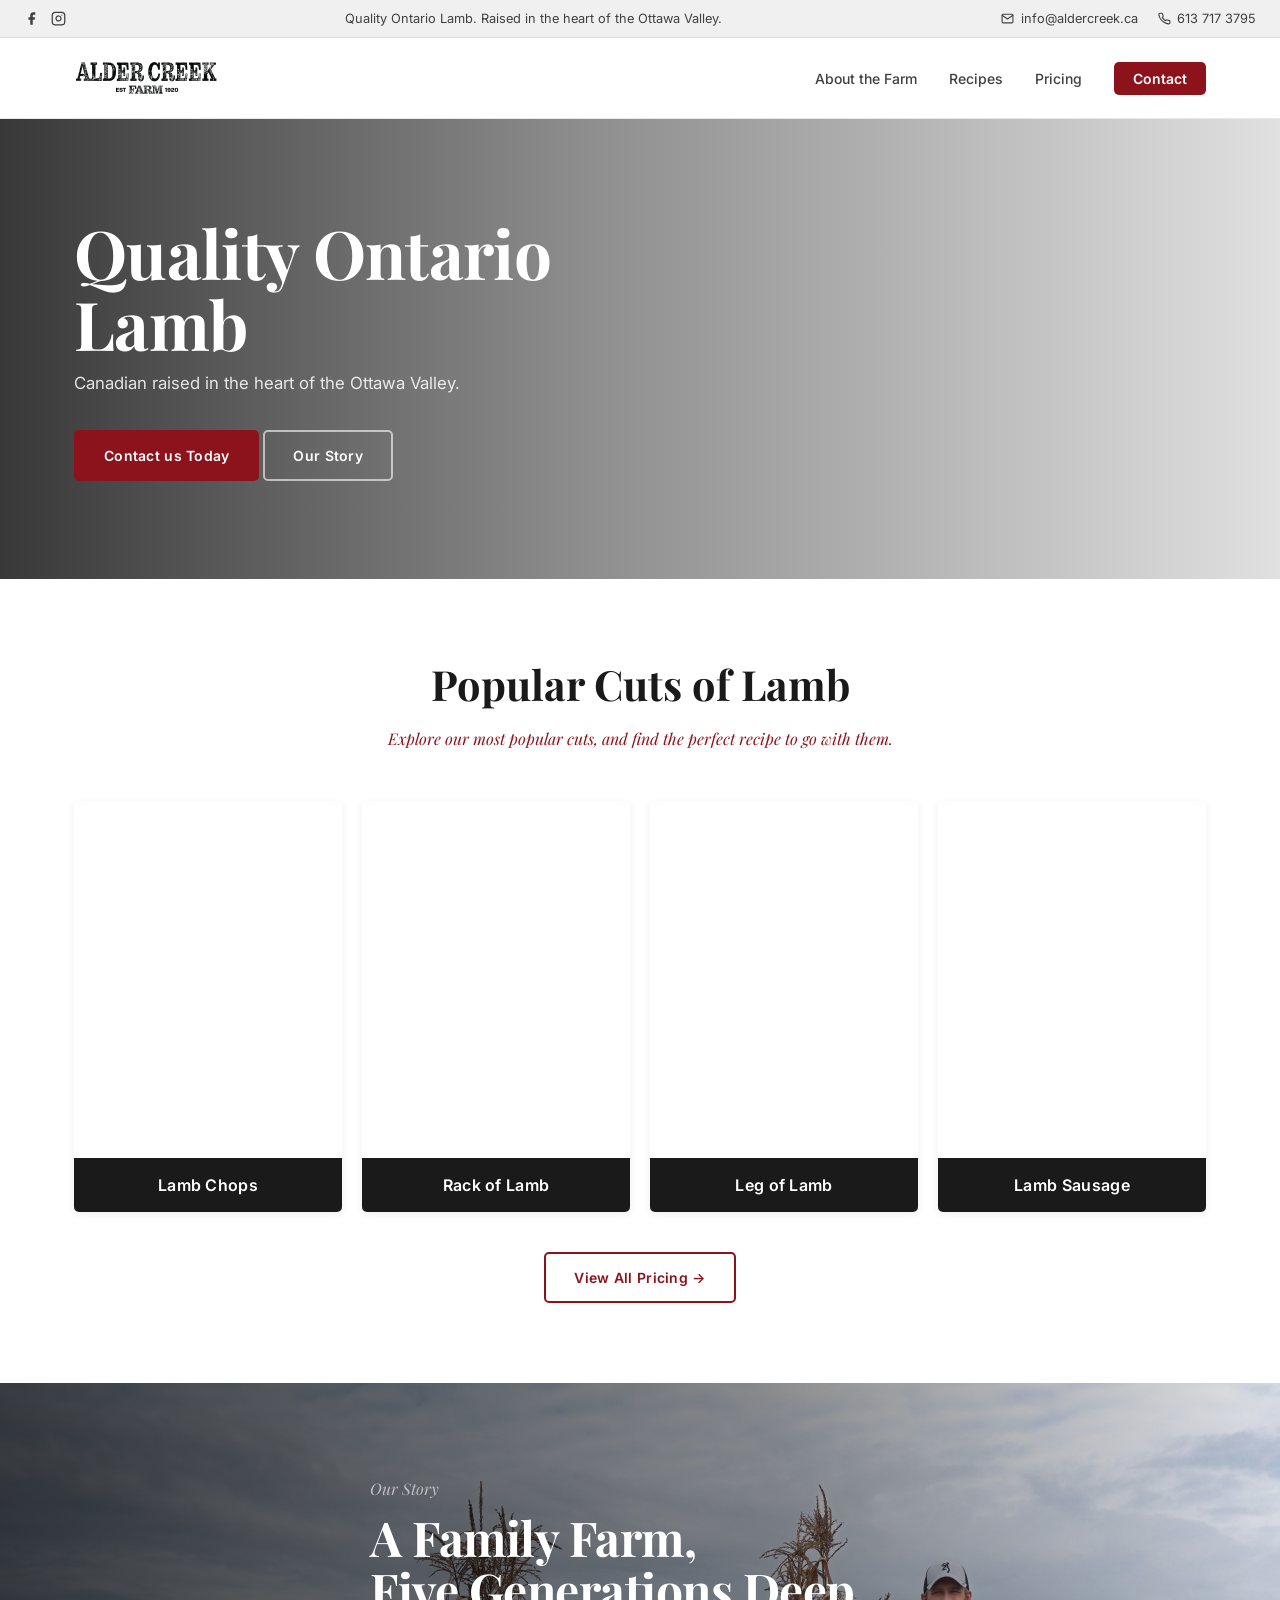
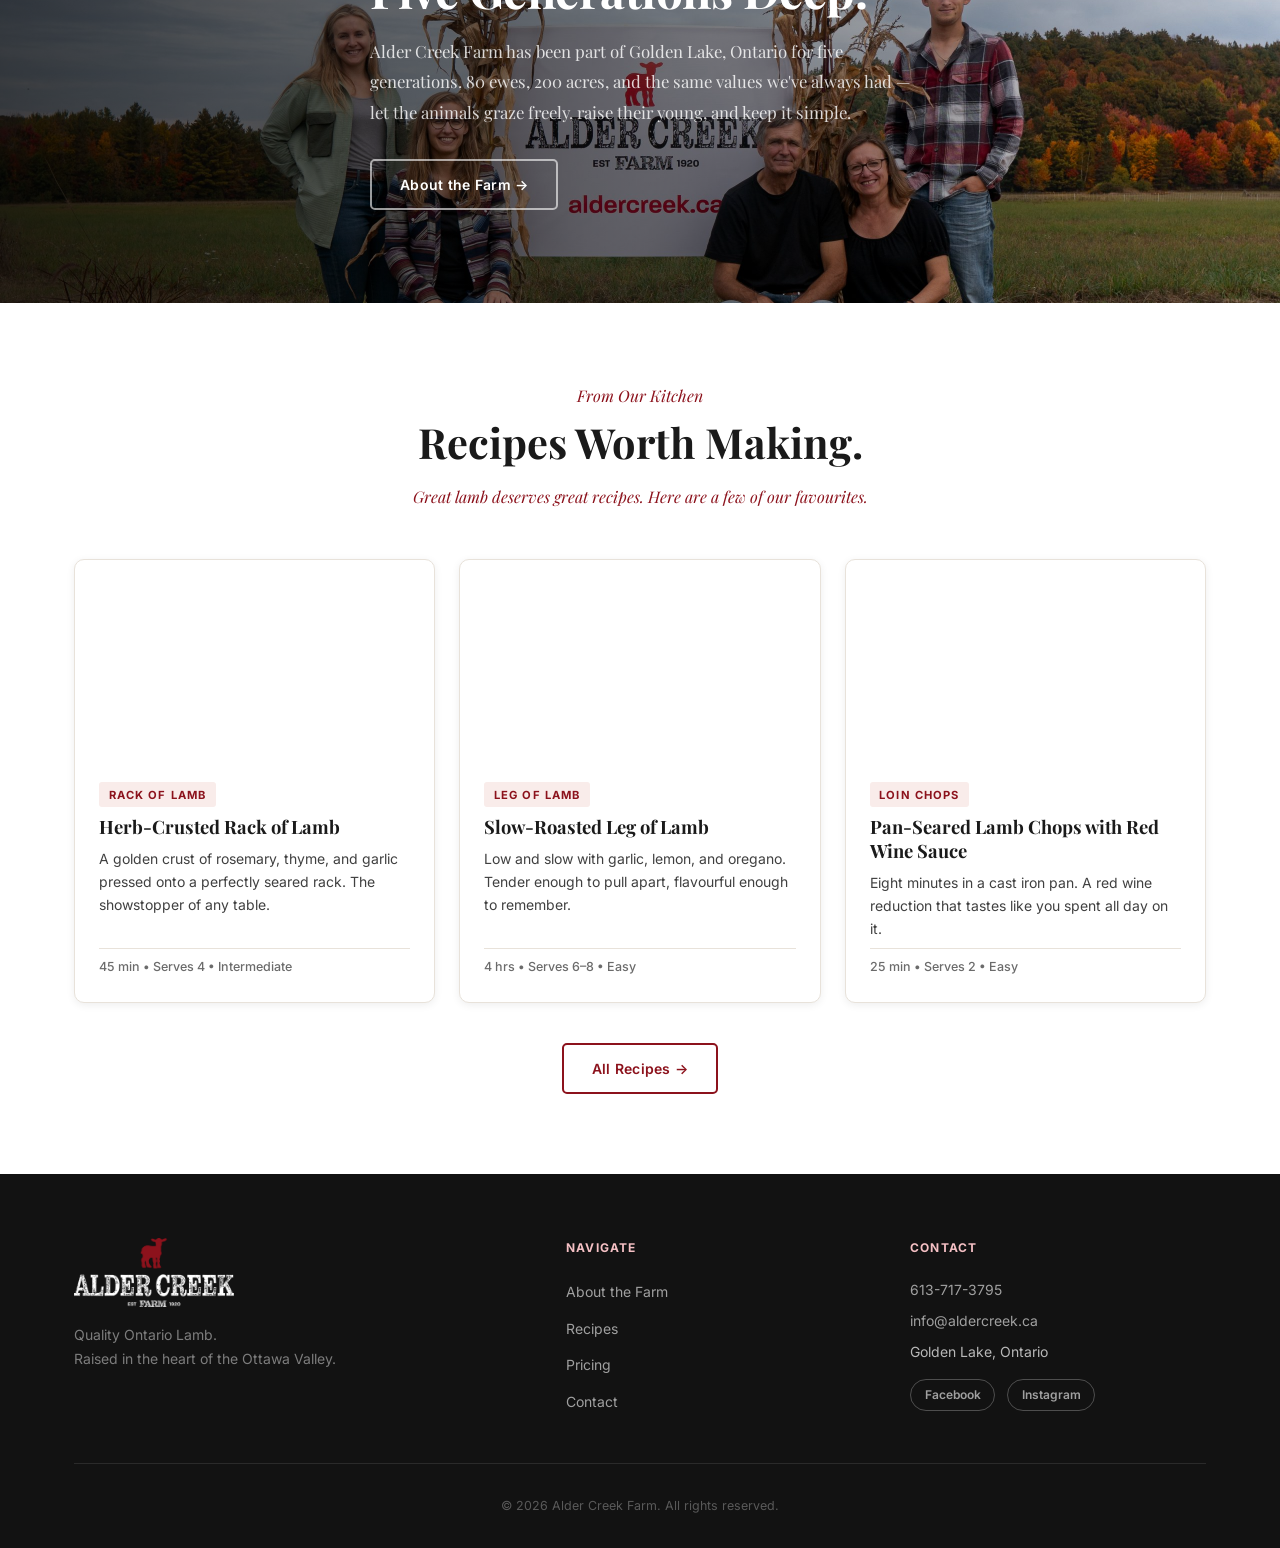
<file: index.html>
<!DOCTYPE html>
<html lang="en">
<head>
  <meta charset="UTF-8" />
  <meta name="viewport" content="width=device-width, initial-scale=1.0" />
  <title>Alder Creek Farm — Quality Ontario Lamb, Golden Lake Ontario</title>
  <meta name="description" content="Five generations of family farming in Golden Lake, Ontario. Pasture-raised, grass-fed lamb in the heart of the Ottawa Valley. Order individual cuts or whole lamb." />
  <link rel="preconnect" href="https://fonts.googleapis.com" />
  <link rel="preconnect" href="https://fonts.gstatic.com" crossorigin />
  <link href="https://fonts.googleapis.com/css2?family=Playfair+Display:ital,wght@0,400;0,600;0,700;1,400&family=Inter:wght@300;400;500;600&display=swap" rel="stylesheet" />
  <link rel="stylesheet" href="/style.css" />
</head>
<body>
  <div id="topbar-mount"></div>
  <div id="header-mount"></div>

  <!-- HERO -->
  <section class="hero" id="home">
    <div class="hero-bg"></div>
    <div class="hero-content">
      <h1 class="hero-headline">Quality Ontario Lamb</h1>
      <p class="hero-sub">Canadian raised in the heart of the Ottawa Valley.</p>
      <div class="hero-actions">
        <a href="/contact.html" class="btn btn-primary">Contact us Today</a>
        <a href="/about.html" class="btn btn-ghost">Our Story</a>
      </div>
    </div>
  </section>

  <!-- POPULAR CUTS -->
  <section class="section cuts" id="cuts">
    <div class="container">
      <div class="section-header centered">
        <h2 class="section-heading">Popular Cuts of Lamb</h2>
        <p class="section-intro">Explore our most popular cuts, and find the perfect recipe to go with them.</p>
      </div>
      <div class="cuts-grid">
        <a href="/pricing.html" class="cut-card">
          <div class="cut-image chops-img"></div>
          <div class="cut-label">Lamb Chops</div>
        </a>
        <a href="/pricing.html" class="cut-card">
          <div class="cut-image rack-img"></div>
          <div class="cut-label">Rack of Lamb</div>
        </a>
        <a href="/pricing.html" class="cut-card">
          <div class="cut-image leg-img"></div>
          <div class="cut-label">Leg of Lamb</div>
        </a>
        <a href="/pricing.html" class="cut-card">
          <div class="cut-image sausage-img"></div>
          <div class="cut-label">Lamb Sausage</div>
        </a>
      </div>
      <div class="cuts-footer">
        <a href="/pricing.html" class="btn btn-outline">View All Pricing &rarr;</a>
      </div>
    </div>
  </section>

  <!-- ABOUT TEASER -->
  <section class="about-teaser-immersive">
    <div class="about-teaser-overlay">
      <div class="container">
        <div class="about-teaser-content">
          <p class="section-eyebrow about-eyebrow">Our Story</p>
          <h2 class="about-teaser-heading">A Family Farm,<br>Five Generations Deep.</h2>
          <p class="about-teaser-body">Alder Creek Farm has been part of Golden Lake, Ontario for five generations. 80 ewes, 200 acres, and the same values we've always had — let the animals graze freely, raise their young, and keep it simple.</p>
          <a href="/about.html" class="btn btn-ghost">About the Farm &rarr;</a>
        </div>
      </div>
    </div>
  </section>

  <!-- RECIPES TEASER -->
  <section class="section recipes-teaser">
    <div class="container">
      <div class="section-header centered">
        <p class="section-eyebrow">From Our Kitchen</p>
        <h2 class="section-heading">Recipes Worth Making.</h2>
        <p class="section-intro">Great lamb deserves great recipes. Here are a few of our favourites.</p>
      </div>
      <div class="recipe-cards-grid">
        <a href="/recipes/herb-rack-of-lamb.html" class="recipe-card">
          <div class="recipe-card-image rack-recipe-img"></div>
          <div class="recipe-card-body">
            <span class="recipe-tag">Rack of Lamb</span>
            <h3>Herb-Crusted Rack of Lamb</h3>
            <p>A golden crust of rosemary, thyme, and garlic pressed onto a perfectly seared rack. The showstopper of any table.</p>
            <span class="recipe-meta">45 min &bull; Serves 4 &bull; Intermediate</span>
          </div>
        </a>
        <a href="/recipes/slow-roasted-leg-of-lamb.html" class="recipe-card">
          <div class="recipe-card-image leg-recipe-img"></div>
          <div class="recipe-card-body">
            <span class="recipe-tag">Leg of Lamb</span>
            <h3>Slow-Roasted Leg of Lamb</h3>
            <p>Low and slow with garlic, lemon, and oregano. Tender enough to pull apart, flavourful enough to remember.</p>
            <span class="recipe-meta">4 hrs &bull; Serves 6&ndash;8 &bull; Easy</span>
          </div>
        </a>
        <a href="/recipes/lamb-chop-pan-sauce.html" class="recipe-card">
          <div class="recipe-card-image chop-recipe-img"></div>
          <div class="recipe-card-body">
            <span class="recipe-tag">Loin Chops</span>
            <h3>Pan-Seared Lamb Chops with Red Wine Sauce</h3>
            <p>Eight minutes in a cast iron pan. A red wine reduction that tastes like you spent all day on it.</p>
            <span class="recipe-meta">25 min &bull; Serves 2 &bull; Easy</span>
          </div>
        </a>
      </div>
      <div class="cuts-footer">
        <a href="/recipes.html" class="btn btn-outline">All Recipes &rarr;</a>
      </div>
    </div>
  </section>

  <div id="footer-mount"></div>
  <script src="/components.js?v=2"></script>
  <script src="/main.js"></script>
</body>
</html>
</file>
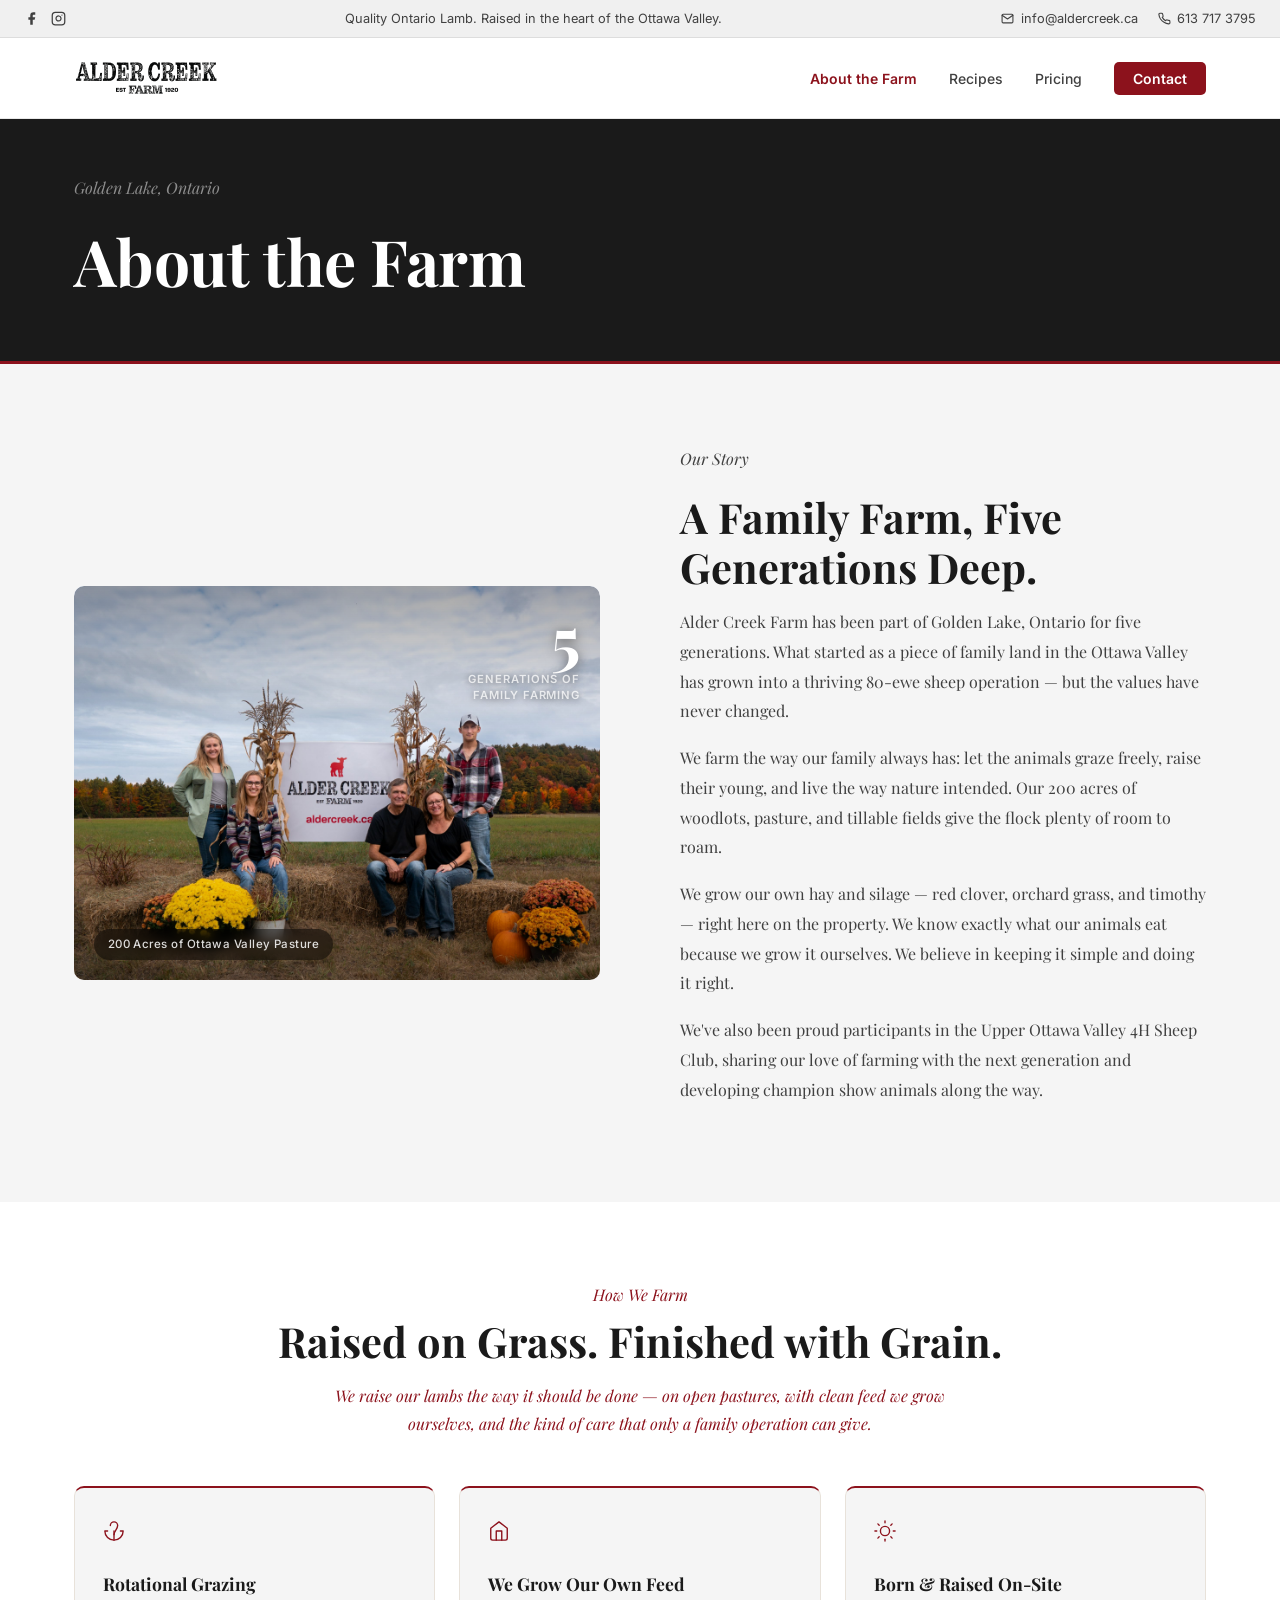
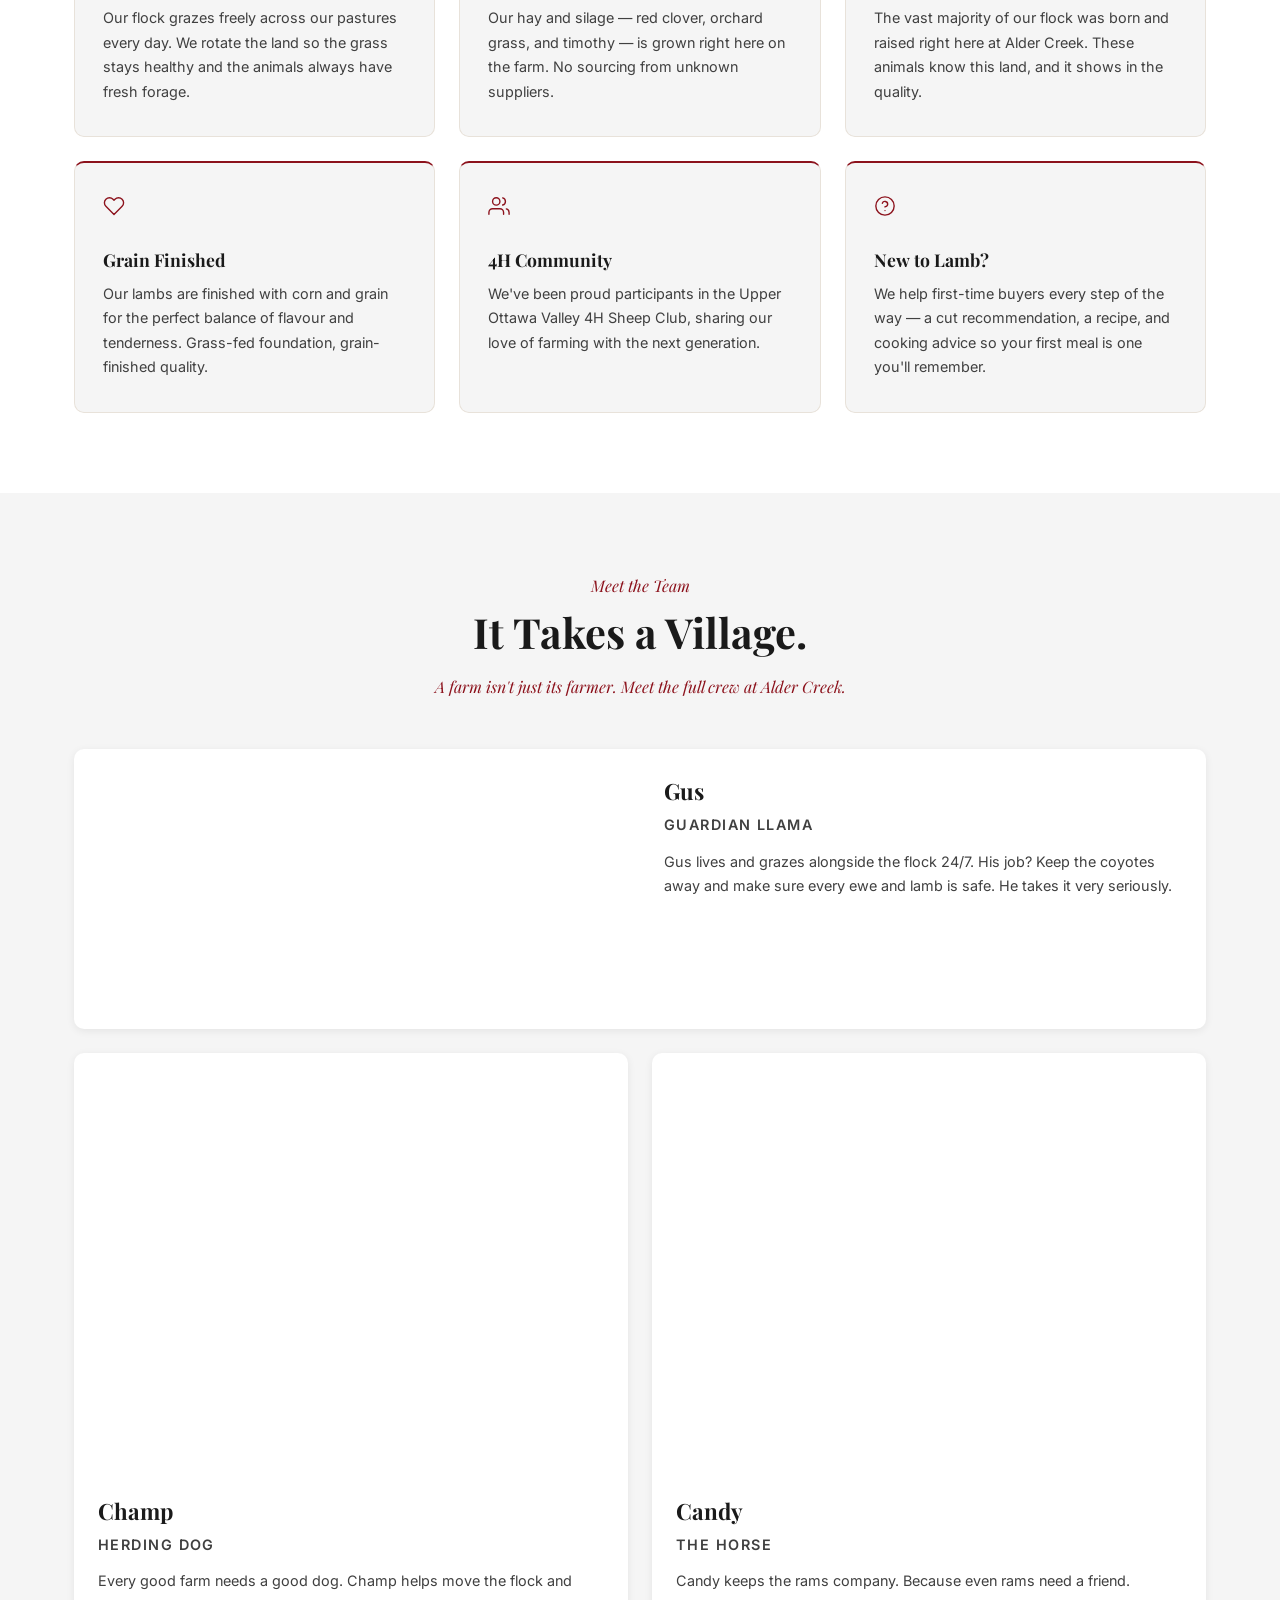
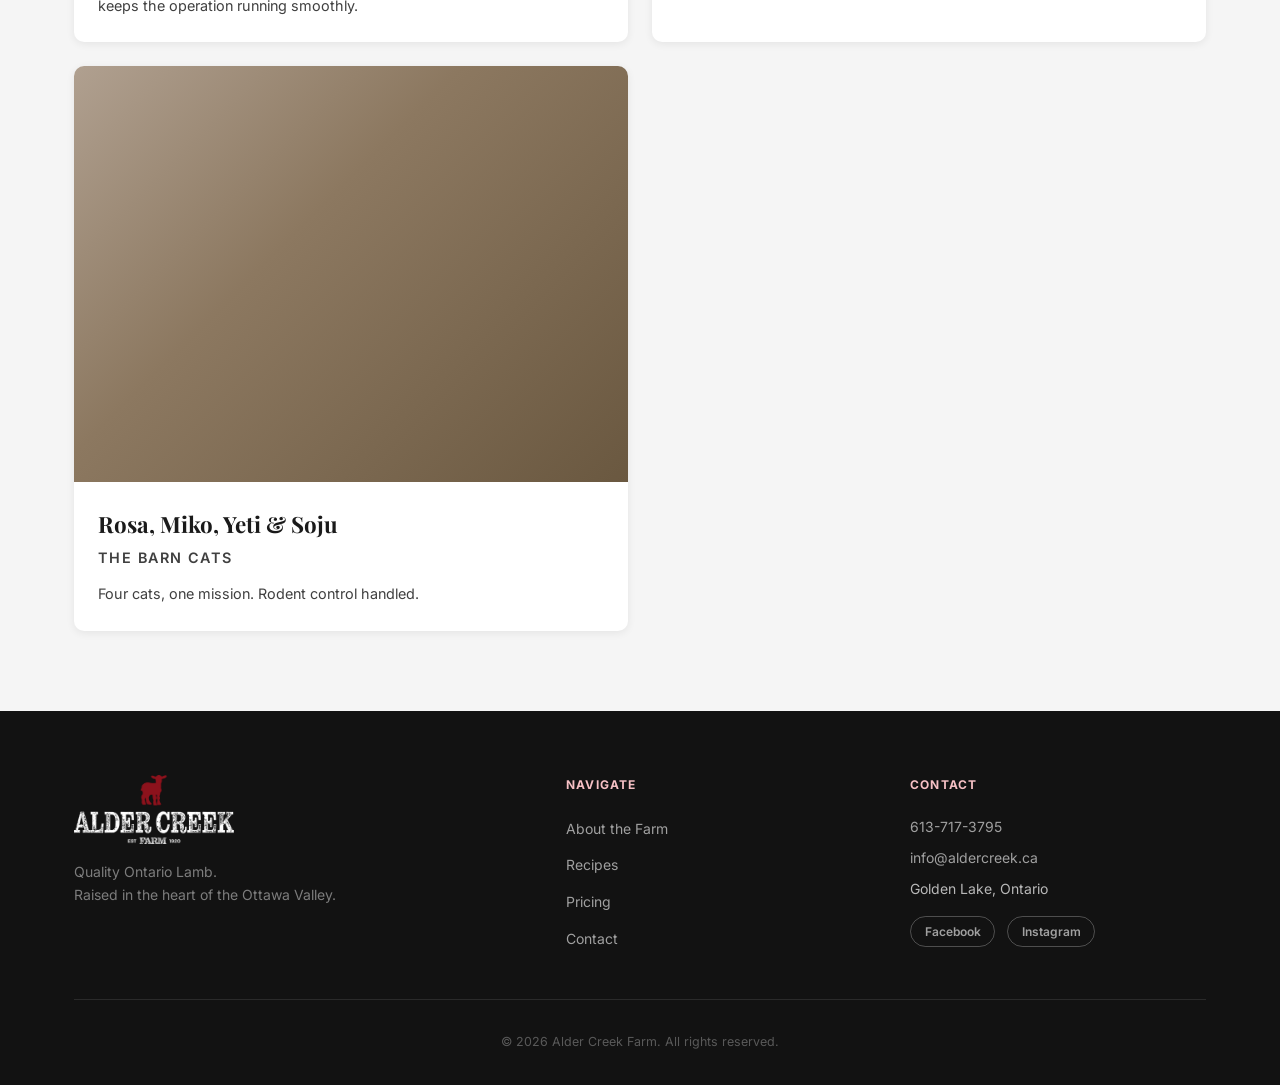
<file: about.html>
<!DOCTYPE html>
<html lang="en">
<head>
  <meta charset="UTF-8" />
  <meta name="viewport" content="width=device-width, initial-scale=1.0" />
  <title>About the Farm — Alder Creek Farm</title>
  <meta name="description" content="Five generations of family sheep farming in Golden Lake, Ontario. Learn about our 200-acre Ottawa Valley farm, our practices, and the animals that call Alder Creek home." />
  <link rel="preconnect" href="https://fonts.googleapis.com" />
  <link rel="preconnect" href="https://fonts.gstatic.com" crossorigin />
  <link href="https://fonts.googleapis.com/css2?family=Playfair+Display:ital,wght@0,400;0,600;0,700;1,400&family=Inter:wght@300;400;500;600&display=swap" rel="stylesheet" />
  <link rel="stylesheet" href="/style.css" />
</head>
<body>
  <div id="topbar-mount"></div>
  <div id="header-mount"></div>

  <div class="page-hero">
    <div class="container">
      <p class="section-eyebrow">Golden Lake, Ontario</p>
      <h1 class="page-hero-title">About the Farm</h1>
    </div>
  </div>

  <!-- STORY -->
  <section class="section about">
    <div class="container">
      <div class="about-grid">
        <div class="about-image">
          <div class="image-placeholder pasture-placeholder">
            <div class="about-stat-card">
              <span class="stat-number">5</span>
              <span class="stat-label">Generations of<br>Family Farming</span>
            </div>
            <div class="placeholder-label">200 Acres of Ottawa Valley Pasture</div>
          </div>
        </div>
        <div class="about-text">
          <p class="section-eyebrow">Our Story</p>
          <h2 class="section-heading">A Family Farm, Five Generations Deep.</h2>
          <p>Alder Creek Farm has been part of Golden Lake, Ontario for five generations. What started as a piece of family land in the Ottawa Valley has grown into a thriving 80-ewe sheep operation — but the values have never changed.</p>
          <p>We farm the way our family always has: let the animals graze freely, raise their young, and live the way nature intended. Our 200 acres of woodlots, pasture, and tillable fields give the flock plenty of room to roam.</p>
          <p>We grow our own hay and silage — red clover, orchard grass, and timothy — right here on the property. We know exactly what our animals eat because we grow it ourselves. We believe in keeping it simple and doing it right.</p>
          <p>We've also been proud participants in the Upper Ottawa Valley 4H Sheep Club, sharing our love of farming with the next generation and developing champion show animals along the way.</p>
        </div>
      </div>
    </div>
  </section>

  <!-- PRACTICES -->
  <section class="section practices">
    <div class="container">
      <div class="section-header centered">
        <p class="section-eyebrow">How We Farm</p>
        <h2 class="section-heading">Raised on Grass. Finished with Grain.</h2>
        <p class="section-intro">We raise our lambs the way it should be done — on open pastures, with clean feed we grow ourselves, and the kind of care that only a family operation can give.</p>
      </div>
      <div class="practices-grid">
        <div class="practice-card">
          <div class="practice-icon">
            <svg width="22" height="22" viewBox="0 0 24 24" fill="none" stroke="currentColor" stroke-width="1.5" stroke-linecap="round" stroke-linejoin="round"><path d="M12 22V12"/><path d="M5 12H2a10 10 0 0 0 20 0h-3"/><path d="M8 6a4 4 0 0 1 8 0c0 4-4 6-4 10"/></svg>
          </div>
          <h3>Rotational Grazing</h3>
          <p>Our flock grazes freely across our pastures every day. We rotate the land so the grass stays healthy and the animals always have fresh forage.</p>
        </div>
        <div class="practice-card">
          <div class="practice-icon">
            <svg width="22" height="22" viewBox="0 0 24 24" fill="none" stroke="currentColor" stroke-width="1.5" stroke-linecap="round" stroke-linejoin="round"><path d="M3 9l9-7 9 7v11a2 2 0 0 1-2 2H5a2 2 0 0 1-2-2z"/><polyline points="9 22 9 12 15 12 15 22"/></svg>
          </div>
          <h3>We Grow Our Own Feed</h3>
          <p>Our hay and silage — red clover, orchard grass, and timothy — is grown right here on the farm. No sourcing from unknown suppliers.</p>
        </div>
        <div class="practice-card">
          <div class="practice-icon">
            <svg width="22" height="22" viewBox="0 0 24 24" fill="none" stroke="currentColor" stroke-width="1.5" stroke-linecap="round" stroke-linejoin="round"><circle cx="12" cy="12" r="5"/><line x1="12" y1="1" x2="12" y2="3"/><line x1="12" y1="21" x2="12" y2="23"/><line x1="4.22" y1="4.22" x2="5.64" y2="5.64"/><line x1="18.36" y1="18.36" x2="19.78" y2="19.78"/><line x1="1" y1="12" x2="3" y2="12"/><line x1="21" y1="12" x2="23" y2="12"/><line x1="4.22" y1="19.78" x2="5.64" y2="18.36"/><line x1="18.36" y1="5.64" x2="19.78" y2="4.22"/></svg>
          </div>
          <h3>Born &amp; Raised On-Site</h3>
          <p>The vast majority of our flock was born and raised right here at Alder Creek. These animals know this land, and it shows in the quality.</p>
        </div>
        <div class="practice-card">
          <div class="practice-icon">
            <svg width="22" height="22" viewBox="0 0 24 24" fill="none" stroke="currentColor" stroke-width="1.5" stroke-linecap="round" stroke-linejoin="round"><path d="M20.84 4.61a5.5 5.5 0 0 0-7.78 0L12 5.67l-1.06-1.06a5.5 5.5 0 0 0-7.78 7.78l1.06 1.06L12 21.23l7.78-7.78 1.06-1.06a5.5 5.5 0 0 0 0-7.78z"/></svg>
          </div>
          <h3>Grain Finished</h3>
          <p>Our lambs are finished with corn and grain for the perfect balance of flavour and tenderness. Grass-fed foundation, grain-finished quality.</p>
        </div>
        <div class="practice-card">
          <div class="practice-icon">
            <svg width="22" height="22" viewBox="0 0 24 24" fill="none" stroke="currentColor" stroke-width="1.5" stroke-linecap="round" stroke-linejoin="round"><path d="M17 21v-2a4 4 0 0 0-4-4H5a4 4 0 0 0-4 4v2"/><circle cx="9" cy="7" r="4"/><path d="M23 21v-2a4 4 0 0 0-3-3.87"/><path d="M16 3.13a4 4 0 0 1 0 7.75"/></svg>
          </div>
          <h3>4H Community</h3>
          <p>We've been proud participants in the Upper Ottawa Valley 4H Sheep Club, sharing our love of farming with the next generation.</p>
        </div>
        <div class="practice-card">
          <div class="practice-icon">
            <svg width="22" height="22" viewBox="0 0 24 24" fill="none" stroke="currentColor" stroke-width="1.5" stroke-linecap="round" stroke-linejoin="round"><circle cx="12" cy="12" r="10"/><path d="M9.09 9a3 3 0 0 1 5.83 1c0 2-3 3-3 3"/><line x1="12" y1="17" x2="12.01" y2="17"/></svg>
          </div>
          <h3>New to Lamb?</h3>
          <p>We help first-time buyers every step of the way — a cut recommendation, a recipe, and cooking advice so your first meal is one you'll remember.</p>
        </div>
      </div>
    </div>
  </section>

  <!-- ANIMALS -->
  <section class="section animals">
    <div class="container">
      <div class="section-header centered">
        <p class="section-eyebrow">Meet the Team</p>
        <h2 class="section-heading">It Takes a Village.</h2>
        <p class="section-intro">A farm isn't just its farmer. Meet the full crew at Alder Creek.</p>
      </div>
      <div class="animals-grid">
        <div class="animal-card featured">
          <div class="animal-image llama-placeholder"></div>
          <div class="animal-info">
            <h3>Gus</h3>
            <p class="animal-role">Guardian Llama</p>
            <p>Gus lives and grazes alongside the flock 24/7. His job? Keep the coyotes away and make sure every ewe and lamb is safe. He takes it very seriously.</p>
          </div>
        </div>
        <div class="animal-card">
          <div class="animal-image dog-placeholder"></div>
          <div class="animal-info">
            <h3>Champ</h3>
            <p class="animal-role">Herding Dog</p>
            <p>Every good farm needs a good dog. Champ helps move the flock and keeps the operation running smoothly.</p>
          </div>
        </div>
        <div class="animal-card">
          <div class="animal-image horse-placeholder"></div>
          <div class="animal-info">
            <h3>Candy</h3>
            <p class="animal-role">The Horse</p>
            <p>Candy keeps the rams company. Because even rams need a friend.</p>
          </div>
        </div>
        <div class="animal-card">
          <div class="animal-image cats-placeholder"></div>
          <div class="animal-info">
            <h3>Rosa, Miko, Yeti &amp; Soju</h3>
            <p class="animal-role">The Barn Cats</p>
            <p>Four cats, one mission. Rodent control handled.</p>
          </div>
        </div>
      </div>
    </div>
  </section>

  <div id="footer-mount"></div>
  <script src="/components.js?v=2"></script>
  <script src="/main.js"></script>
</body>
</html>
</file>
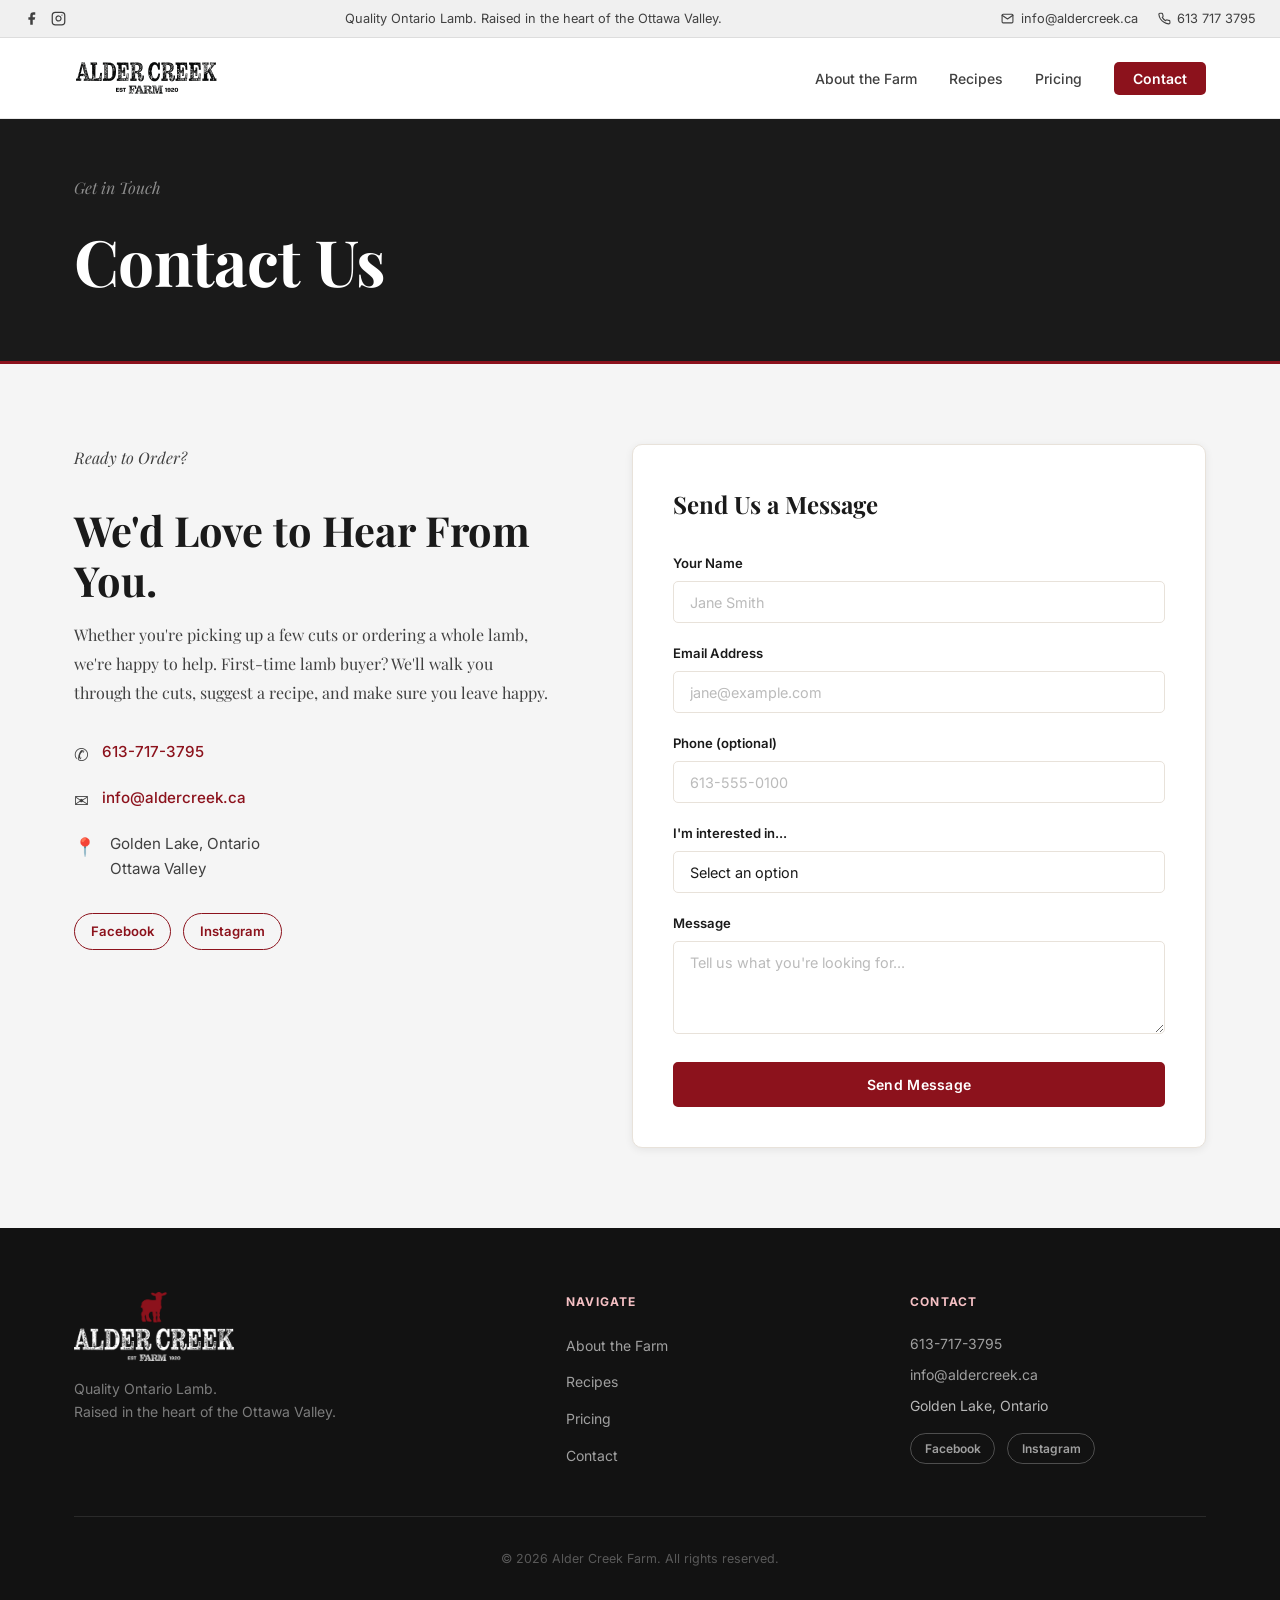
<file: contact.html>
<!DOCTYPE html>
<html lang="en">
<head>
  <meta charset="UTF-8" />
  <meta name="viewport" content="width=device-width, initial-scale=1.0" />
  <title>Contact — Alder Creek Farm</title>
  <meta name="description" content="Order Ontario lamb direct from Alder Creek Farm in Golden Lake. Call 613-717-3795 or email info@aldercreek.ca." />
  <link rel="preconnect" href="https://fonts.googleapis.com" />
  <link rel="preconnect" href="https://fonts.gstatic.com" crossorigin />
  <link href="https://fonts.googleapis.com/css2?family=Playfair+Display:ital,wght@0,400;0,600;0,700;1,400&family=Inter:wght@300;400;500;600&display=swap" rel="stylesheet" />
  <link rel="stylesheet" href="/style.css" />
</head>
<body>
  <div id="topbar-mount"></div>
  <div id="header-mount"></div>

  <div class="page-hero">
    <div class="container">
      <p class="section-eyebrow">Get in Touch</p>
      <h1 class="page-hero-title">Contact Us</h1>
    </div>
  </div>

  <section class="section contact">
    <div class="container">
      <div class="contact-grid">
        <div class="contact-info">
          <p class="section-eyebrow">Ready to Order?</p>
          <h2 class="section-heading">We'd Love to Hear From You.</h2>
          <p>Whether you're picking up a few cuts or ordering a whole lamb, we're happy to help. First-time lamb buyer? We'll walk you through the cuts, suggest a recipe, and make sure you leave happy.</p>
          <ul class="contact-details">
            <li>
              <span class="contact-icon">&#9990;</span>
              <a href="tel:6137173795">613-717-3795</a>
            </li>
            <li>
              <span class="contact-icon">&#9993;</span>
              <a href="mailto:info@aldercreek.ca">info@aldercreek.ca</a>
            </li>
            <li>
              <span class="contact-icon">&#128205;</span>
              <span>Golden Lake, Ontario<br />Ottawa Valley</span>
            </li>
          </ul>
          <div class="social-links">
            <a href="https://facebook.com/aldercreekfarm1" class="social-link" target="_blank" rel="noopener">Facebook</a>
            <a href="https://instagram.com/aldercreeksheep" class="social-link" target="_blank" rel="noopener">Instagram</a>
          </div>
        </div>
        <div class="contact-form-wrap">
          <form class="contact-form" id="contact-form">
            <h3>Send Us a Message</h3>
            <div class="form-group">
              <label for="name">Your Name</label>
              <input type="text" id="name" name="name" placeholder="Jane Smith" required />
            </div>
            <div class="form-group">
              <label for="email">Email Address</label>
              <input type="email" id="email" name="email" placeholder="jane@example.com" required />
            </div>
            <div class="form-group">
              <label for="phone">Phone (optional)</label>
              <input type="tel" id="phone" name="phone" placeholder="613-555-0100" />
            </div>
            <div class="form-group">
              <label for="interest">I'm interested in...</label>
              <select id="interest" name="interest">
                <option value="">Select an option</option>
                <option value="individual">Individual Cuts</option>
                <option value="half">Half Lamb Order</option>
                <option value="whole">Whole Lamb Order</option>
                <option value="question">General Question</option>
              </select>
            </div>
            <div class="form-group">
              <label for="message">Message</label>
              <textarea id="message" name="message" rows="4" placeholder="Tell us what you're looking for..."></textarea>
            </div>
            <div id="form-feedback" class="form-feedback" aria-live="polite"></div>
            <button type="submit" class="btn btn-primary full-width" id="form-submit">Send Message</button>
          </form>
        </div>
      </div>
    </div>
  </section>

  <div id="footer-mount"></div>
  <script src="/components.js?v=2"></script>
  <script src="/main.js"></script>
  <script>
    document.getElementById('contact-form').addEventListener('submit', async function(e) {
      e.preventDefault();
      const btn = document.getElementById('form-submit');
      const feedback = document.getElementById('form-feedback');
      btn.disabled = true;
      btn.textContent = 'Sending...';
      feedback.className = 'form-feedback';
      feedback.textContent = '';

      const data = {
        name: document.getElementById('name').value,
        email: document.getElementById('email').value,
        phone: document.getElementById('phone').value,
        interest: document.getElementById('interest').value,
        message: document.getElementById('message').value,
      };

      try {
        const res = await fetch('/api/contact', {
          method: 'POST',
          headers: { 'Content-Type': 'application/json' },
          body: JSON.stringify(data),
        });
        const json = await res.json();
        if (res.ok) {
          feedback.className = 'form-feedback form-feedback--success';
          feedback.textContent = 'Message sent! We\'ll be in touch soon.';
          e.target.reset();
        } else {
          feedback.className = 'form-feedback form-feedback--error';
          feedback.textContent = json.error || 'Something went wrong. Please try again.';
        }
      } catch {
        feedback.className = 'form-feedback form-feedback--error';
        feedback.textContent = 'Something went wrong. Please try again.';
      } finally {
        btn.disabled = false;
        btn.textContent = 'Send Message';
      }
    });
  </script>
</body>
</html>
</file>
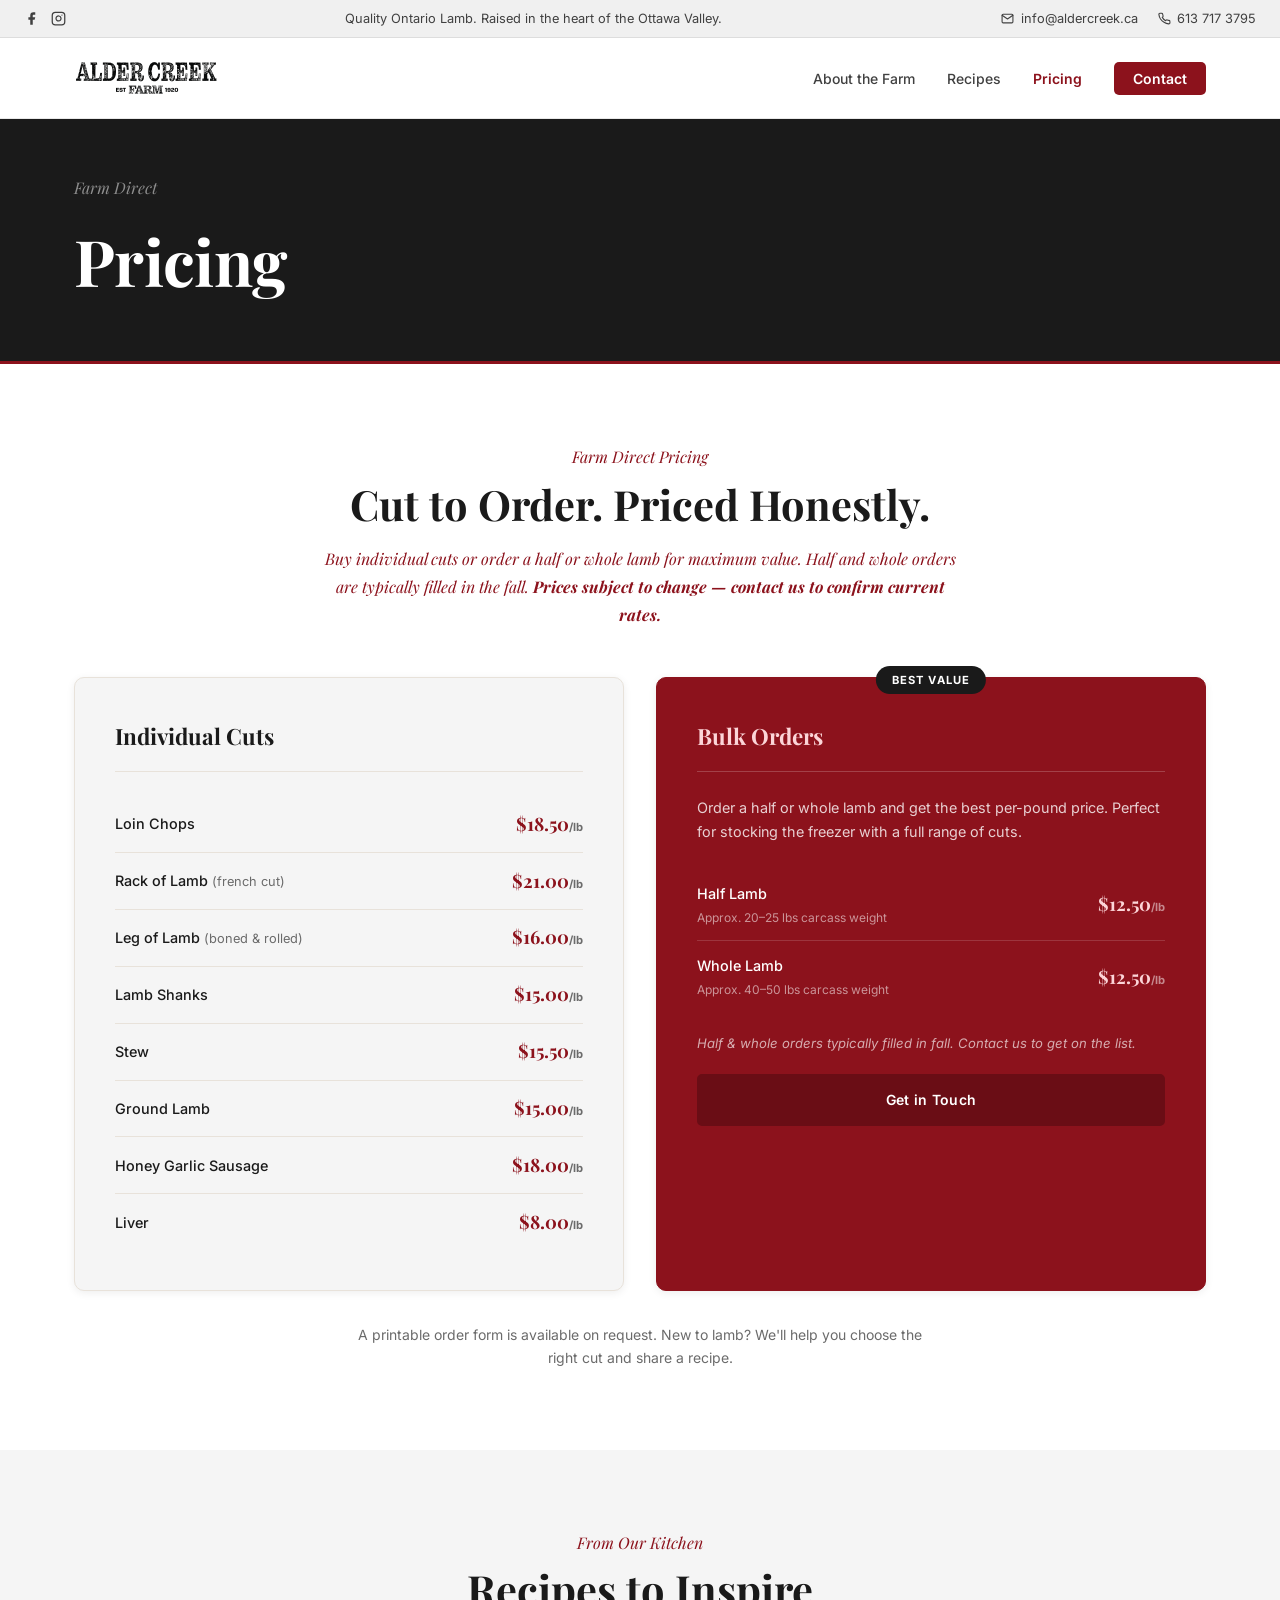
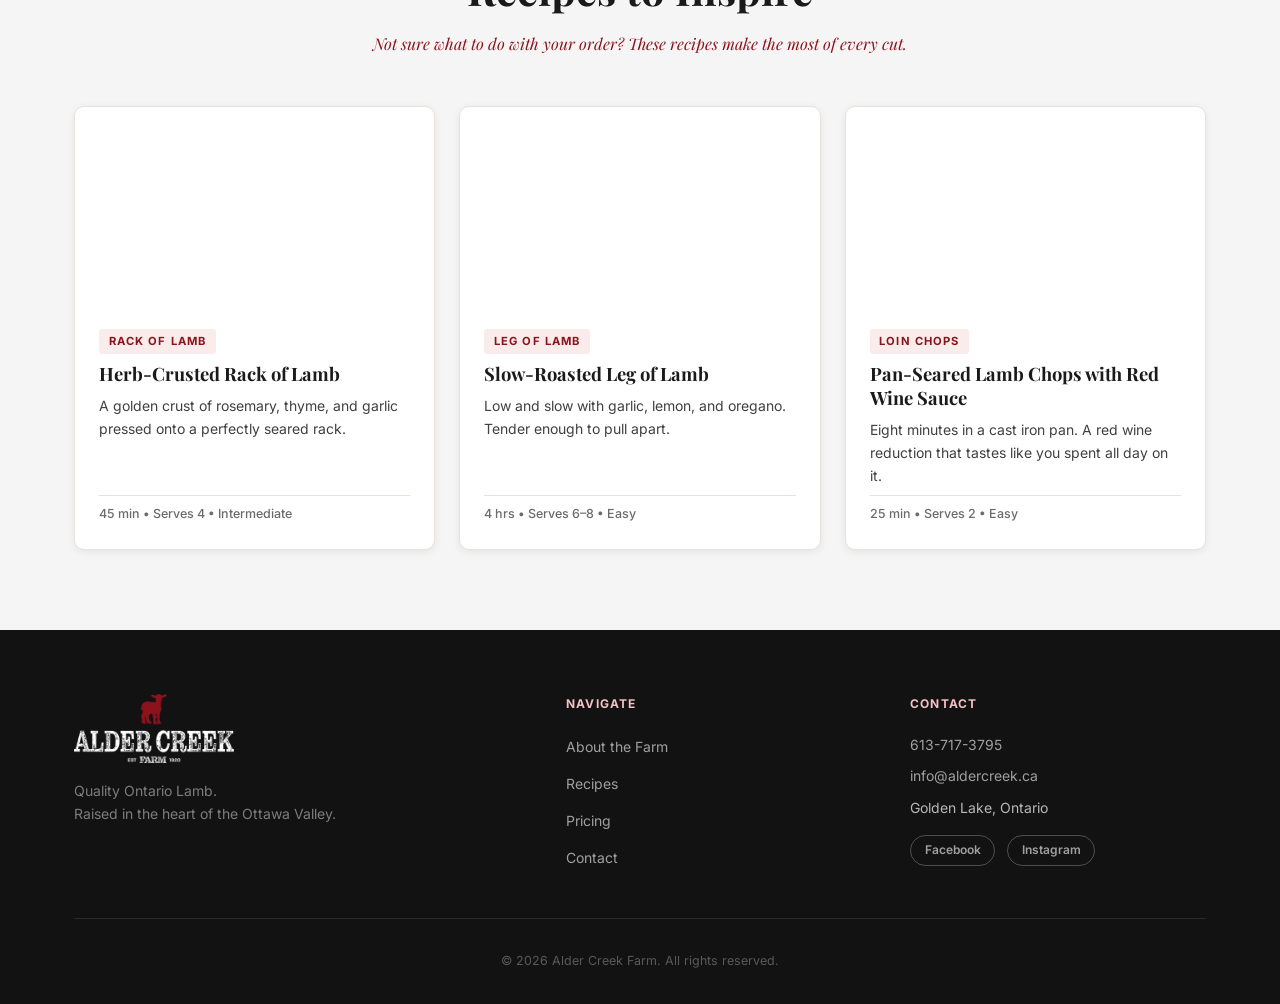
<file: pricing.html>
<!DOCTYPE html>
<html lang="en">
<head>
  <meta charset="UTF-8" />
  <meta name="viewport" content="width=device-width, initial-scale=1.0" />
  <title>Lamb Pricing — Alder Creek Farm</title>
  <meta name="description" content="Farm-direct Ontario lamb pricing. Individual cuts from $8/lb, half and whole lamb orders at $12.50/lb. Golden Lake, Ottawa Valley." />
  <link rel="preconnect" href="https://fonts.googleapis.com" />
  <link rel="preconnect" href="https://fonts.gstatic.com" crossorigin />
  <link href="https://fonts.googleapis.com/css2?family=Playfair+Display:ital,wght@0,400;0,600;0,700;1,400&family=Inter:wght@300;400;500;600&display=swap" rel="stylesheet" />
  <link rel="stylesheet" href="/style.css" />
</head>
<body>
  <div id="topbar-mount"></div>
  <div id="header-mount"></div>

  <div class="page-hero">
    <div class="container">
      <p class="section-eyebrow">Farm Direct</p>
      <h1 class="page-hero-title">Pricing</h1>
    </div>
  </div>

  <section class="section pricing">
    <div class="container">
      <div class="section-header centered">
        <p class="section-eyebrow">Farm Direct Pricing</p>
        <h2 class="section-heading">Cut to Order. Priced Honestly.</h2>
        <p class="section-intro">Buy individual cuts or order a half or whole lamb for maximum value. Half and whole orders are typically filled in the fall. <strong>Prices subject to change — contact us to confirm current rates.</strong></p>
      </div>
      <div class="pricing-grid">
        <div class="pricing-col">
          <h3 class="pricing-col-title">Individual Cuts</h3>
          <ul class="price-list">
            <li><span class="cut-name">Loin Chops</span><span class="cut-price">$18.50<small>/lb</small></span></li>
            <li><span class="cut-name">Rack of Lamb <em>(french cut)</em></span><span class="cut-price">$21.00<small>/lb</small></span></li>
            <li><span class="cut-name">Leg of Lamb <em>(boned &amp; rolled)</em></span><span class="cut-price">$16.00<small>/lb</small></span></li>
            <li><span class="cut-name">Lamb Shanks</span><span class="cut-price">$15.00<small>/lb</small></span></li>
            <li><span class="cut-name">Stew</span><span class="cut-price">$15.50<small>/lb</small></span></li>
            <li><span class="cut-name">Ground Lamb</span><span class="cut-price">$15.00<small>/lb</small></span></li>
            <li><span class="cut-name">Honey Garlic Sausage</span><span class="cut-price">$18.00<small>/lb</small></span></li>
            <li><span class="cut-name">Liver</span><span class="cut-price">$8.00<small>/lb</small></span></li>
          </ul>
        </div>
        <div class="pricing-col bulk-col">
          <div class="bulk-badge">Best Value</div>
          <h3 class="pricing-col-title">Bulk Orders</h3>
          <p class="bulk-intro">Order a half or whole lamb and get the best per-pound price. Perfect for stocking the freezer with a full range of cuts.</p>
          <ul class="price-list bulk-list">
            <li>
              <div class="bulk-info">
                <span class="cut-name">Half Lamb</span>
                <span class="cut-detail">Approx. 20&ndash;25 lbs carcass weight</span>
              </div>
              <span class="cut-price">$12.50<small>/lb</small></span>
            </li>
            <li>
              <div class="bulk-info">
                <span class="cut-name">Whole Lamb</span>
                <span class="cut-detail">Approx. 40&ndash;50 lbs carcass weight</span>
              </div>
              <span class="cut-price">$12.50<small>/lb</small></span>
            </li>
          </ul>
          <p class="bulk-note">Half &amp; whole orders typically filled in fall. Contact us to get on the list.</p>
          <a href="/contact.html" class="btn btn-primary">Get in Touch</a>
        </div>
      </div>
      <p class="pricing-disclaimer">A printable order form is available on request. New to lamb? We'll help you choose the right cut and share a recipe.</p>
    </div>
  </section>

  <!-- RECIPES OF INTEREST -->
  <section class="section more-recipes">
    <div class="container">
      <div class="section-header centered">
        <p class="section-eyebrow">From Our Kitchen</p>
        <h2 class="section-heading">Recipes to Inspire</h2>
        <p class="section-intro">Not sure what to do with your order? These recipes make the most of every cut.</p>
      </div>
      <div class="recipe-cards-grid">
        <a href="/recipes/herb-rack-of-lamb.html" class="recipe-card">
          <div class="recipe-card-image rack-recipe-img"></div>
          <div class="recipe-card-body">
            <span class="recipe-tag">Rack of Lamb</span>
            <h3>Herb-Crusted Rack of Lamb</h3>
            <p>A golden crust of rosemary, thyme, and garlic pressed onto a perfectly seared rack.</p>
            <span class="recipe-meta">45 min &bull; Serves 4 &bull; Intermediate</span>
          </div>
        </a>
        <a href="/recipes/slow-roasted-leg-of-lamb.html" class="recipe-card">
          <div class="recipe-card-image leg-recipe-img"></div>
          <div class="recipe-card-body">
            <span class="recipe-tag">Leg of Lamb</span>
            <h3>Slow-Roasted Leg of Lamb</h3>
            <p>Low and slow with garlic, lemon, and oregano. Tender enough to pull apart.</p>
            <span class="recipe-meta">4 hrs &bull; Serves 6&ndash;8 &bull; Easy</span>
          </div>
        </a>
        <a href="/recipes/lamb-chop-pan-sauce.html" class="recipe-card">
          <div class="recipe-card-image chop-recipe-img"></div>
          <div class="recipe-card-body">
            <span class="recipe-tag">Loin Chops</span>
            <h3>Pan-Seared Lamb Chops with Red Wine Sauce</h3>
            <p>Eight minutes in a cast iron pan. A red wine reduction that tastes like you spent all day on it.</p>
            <span class="recipe-meta">25 min &bull; Serves 2 &bull; Easy</span>
          </div>
        </a>
      </div>
    </div>
  </section>

  <div id="footer-mount"></div>
  <script src="/components.js?v=2"></script>
  <script src="/main.js"></script>
</body>
</html>
</file>
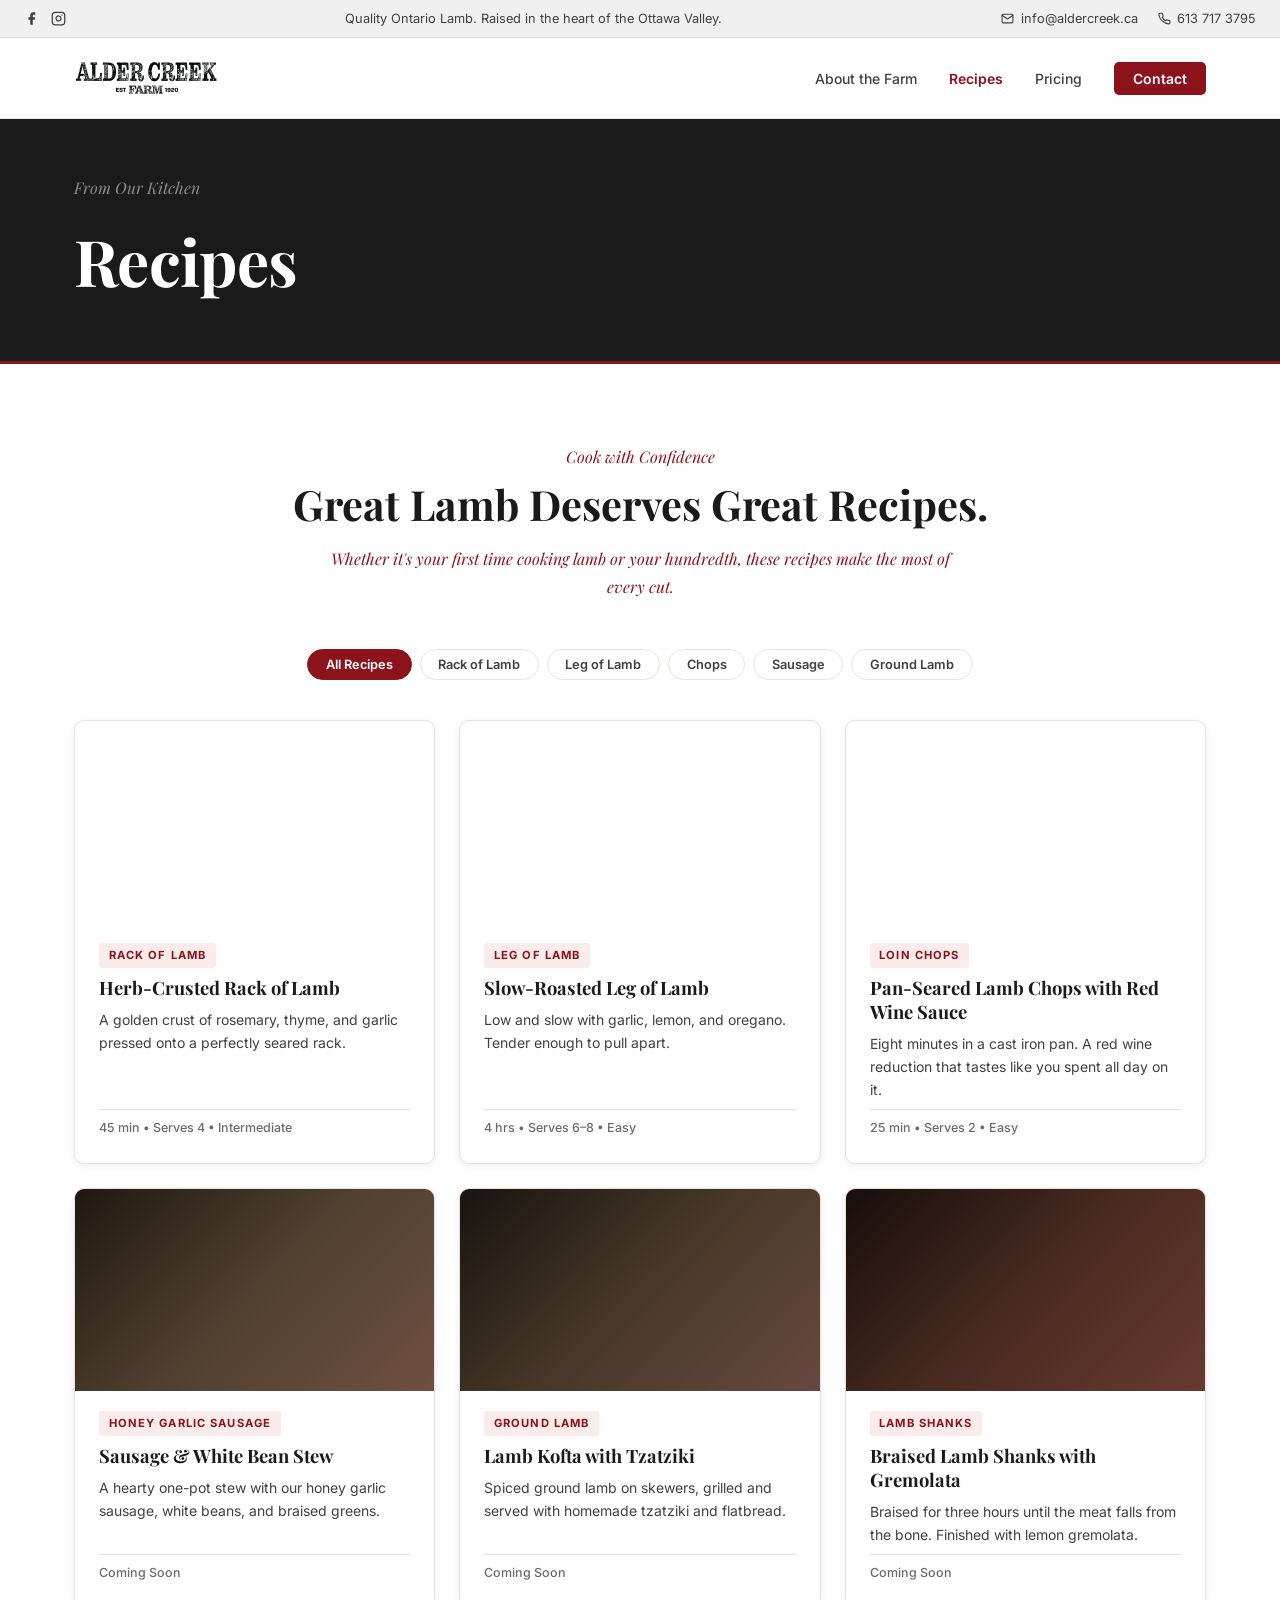
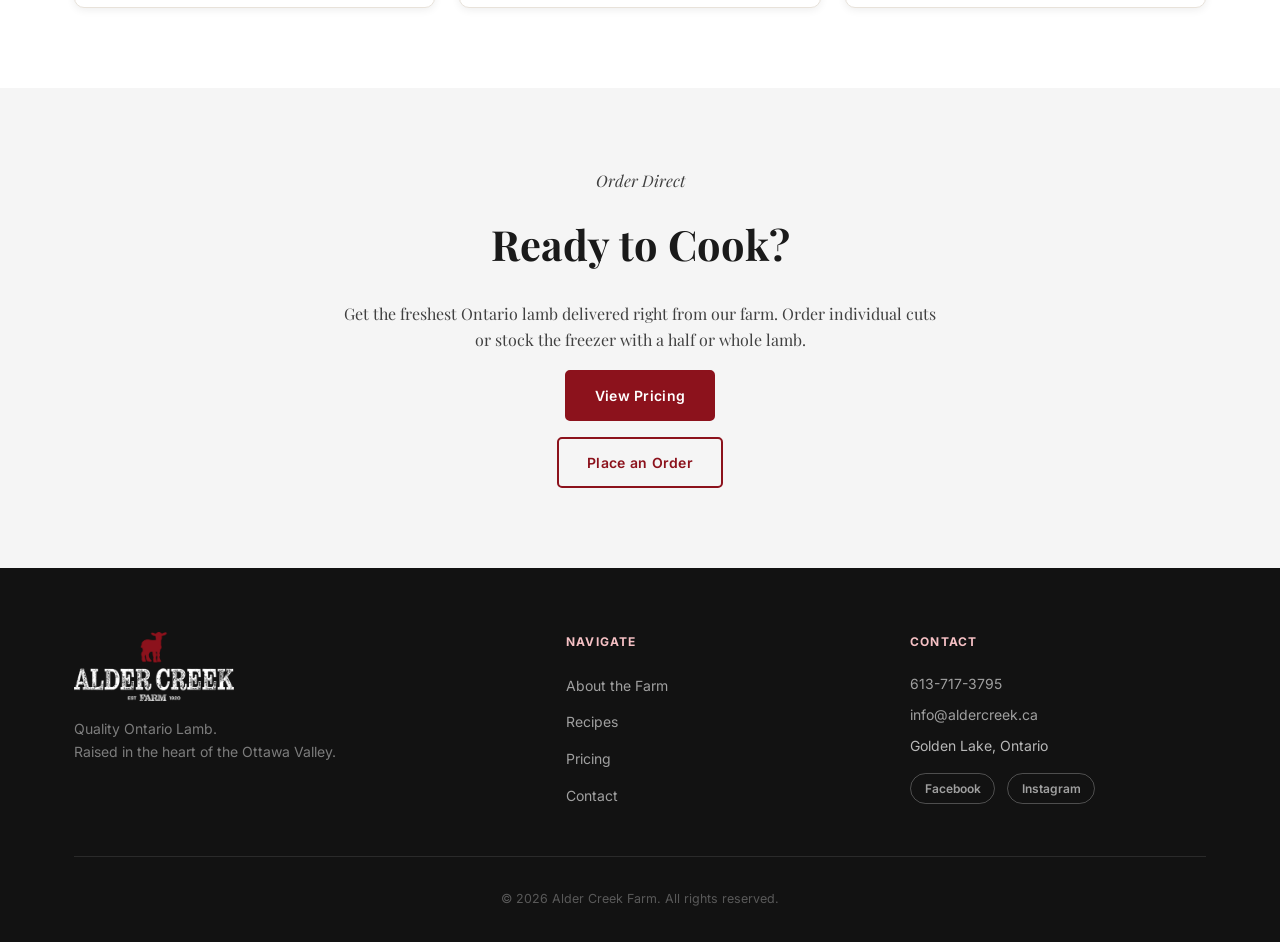
<file: recipes.html>
<!DOCTYPE html>
<html lang="en">
<head>
  <meta charset="UTF-8" />
  <meta name="viewport" content="width=device-width, initial-scale=1.0" />
  <title>Lamb Recipes — Alder Creek Farm</title>
  <meta name="description" content="Recipes for cooking Ontario lamb — rack of lamb, leg of lamb, lamb chops and more. Farm-tested, family-approved." />
  <link rel="preconnect" href="https://fonts.googleapis.com" />
  <link rel="preconnect" href="https://fonts.gstatic.com" crossorigin />
  <link href="https://fonts.googleapis.com/css2?family=Playfair+Display:ital,wght@0,400;0,600;0,700;1,400&family=Inter:wght@300;400;500;600&display=swap" rel="stylesheet" />
  <link rel="stylesheet" href="/style.css" />
</head>
<body>
  <div id="topbar-mount"></div>
  <div id="header-mount"></div>

  <div class="page-hero">
    <div class="container">
      <p class="section-eyebrow">From Our Kitchen</p>
      <h1 class="page-hero-title">Recipes</h1>
    </div>
  </div>

  <section class="section recipes-index">
    <div class="container">
      <div class="section-header centered">
        <p class="section-eyebrow">Cook with Confidence</p>
        <h2 class="section-heading">Great Lamb Deserves Great Recipes.</h2>
        <p class="section-intro">Whether it's your first time cooking lamb or your hundredth, these recipes make the most of every cut.</p>
      </div>

      <!-- Filter tags -->
      <div class="recipe-filters">
        <button class="filter-btn active" data-filter="all">All Recipes</button>
        <button class="filter-btn" data-filter="rack">Rack of Lamb</button>
        <button class="filter-btn" data-filter="leg">Leg of Lamb</button>
        <button class="filter-btn" data-filter="chops">Chops</button>
        <button class="filter-btn" data-filter="sausage">Sausage</button>
        <button class="filter-btn" data-filter="ground">Ground Lamb</button>
      </div>

      <div class="recipe-cards-grid recipe-cards-grid--index">
        <a href="/recipes/herb-rack-of-lamb.html" class="recipe-card" data-cut="rack">
          <div class="recipe-card-image rack-recipe-img"></div>
          <div class="recipe-card-body">
            <span class="recipe-tag">Rack of Lamb</span>
            <h3>Herb-Crusted Rack of Lamb</h3>
            <p>A golden crust of rosemary, thyme, and garlic pressed onto a perfectly seared rack.</p>
            <span class="recipe-meta">45 min &bull; Serves 4 &bull; Intermediate</span>
          </div>
        </a>
        <a href="/recipes/slow-roasted-leg-of-lamb.html" class="recipe-card" data-cut="leg">
          <div class="recipe-card-image leg-recipe-img"></div>
          <div class="recipe-card-body">
            <span class="recipe-tag">Leg of Lamb</span>
            <h3>Slow-Roasted Leg of Lamb</h3>
            <p>Low and slow with garlic, lemon, and oregano. Tender enough to pull apart.</p>
            <span class="recipe-meta">4 hrs &bull; Serves 6&ndash;8 &bull; Easy</span>
          </div>
        </a>
        <a href="/recipes/lamb-chop-pan-sauce.html" class="recipe-card" data-cut="chops">
          <div class="recipe-card-image chop-recipe-img"></div>
          <div class="recipe-card-body">
            <span class="recipe-tag">Loin Chops</span>
            <h3>Pan-Seared Lamb Chops with Red Wine Sauce</h3>
            <p>Eight minutes in a cast iron pan. A red wine reduction that tastes like you spent all day on it.</p>
            <span class="recipe-meta">25 min &bull; Serves 2 &bull; Easy</span>
          </div>
        </a>
        <a href="#" class="recipe-card coming-soon" data-cut="sausage">
          <div class="recipe-card-image sausage-recipe-img"></div>
          <div class="recipe-card-body">
            <span class="recipe-tag">Honey Garlic Sausage</span>
            <h3>Sausage &amp; White Bean Stew</h3>
            <p>A hearty one-pot stew with our honey garlic sausage, white beans, and braised greens.</p>
            <span class="recipe-meta">Coming Soon</span>
          </div>
        </a>
        <a href="#" class="recipe-card coming-soon" data-cut="ground">
          <div class="recipe-card-image ground-recipe-img"></div>
          <div class="recipe-card-body">
            <span class="recipe-tag">Ground Lamb</span>
            <h3>Lamb Kofta with Tzatziki</h3>
            <p>Spiced ground lamb on skewers, grilled and served with homemade tzatziki and flatbread.</p>
            <span class="recipe-meta">Coming Soon</span>
          </div>
        </a>
        <a href="#" class="recipe-card coming-soon" data-cut="leg">
          <div class="recipe-card-image shank-recipe-img"></div>
          <div class="recipe-card-body">
            <span class="recipe-tag">Lamb Shanks</span>
            <h3>Braised Lamb Shanks with Gremolata</h3>
            <p>Braised for three hours until the meat falls from the bone. Finished with lemon gremolata.</p>
            <span class="recipe-meta">Coming Soon</span>
          </div>
        </a>
      </div>
    </div>
  </section>

  <!-- CTA -->
  <section class="section recipe-cta-section">
    <div class="container">
      <div class="recipe-cta-box">
        <p class="section-eyebrow">Order Direct</p>
        <h2 class="section-heading">Ready to Cook?</h2>
        <p>Get the freshest Ontario lamb delivered right from our farm. Order individual cuts or stock the freezer with a half or whole lamb.</p>
        <a href="/pricing.html" class="btn btn-primary">View Pricing</a>
        <a href="/contact.html" class="btn btn-outline">Place an Order</a>
      </div>
    </div>
  </section>

  <div id="footer-mount"></div>
  <script src="/components.js?v=2"></script>
  <script src="/main.js"></script>
  <script>
    // Recipe filter
    document.querySelectorAll('.filter-btn').forEach(btn => {
      btn.addEventListener('click', () => {
        document.querySelectorAll('.filter-btn').forEach(b => b.classList.remove('active'));
        btn.classList.add('active');
        const filter = btn.dataset.filter;
        document.querySelectorAll('.recipe-card').forEach(card => {
          card.style.display = (filter === 'all' || card.dataset.cut === filter) ? '' : 'none';
        });
      });
    });
  </script>
</body>
</html>
</file>
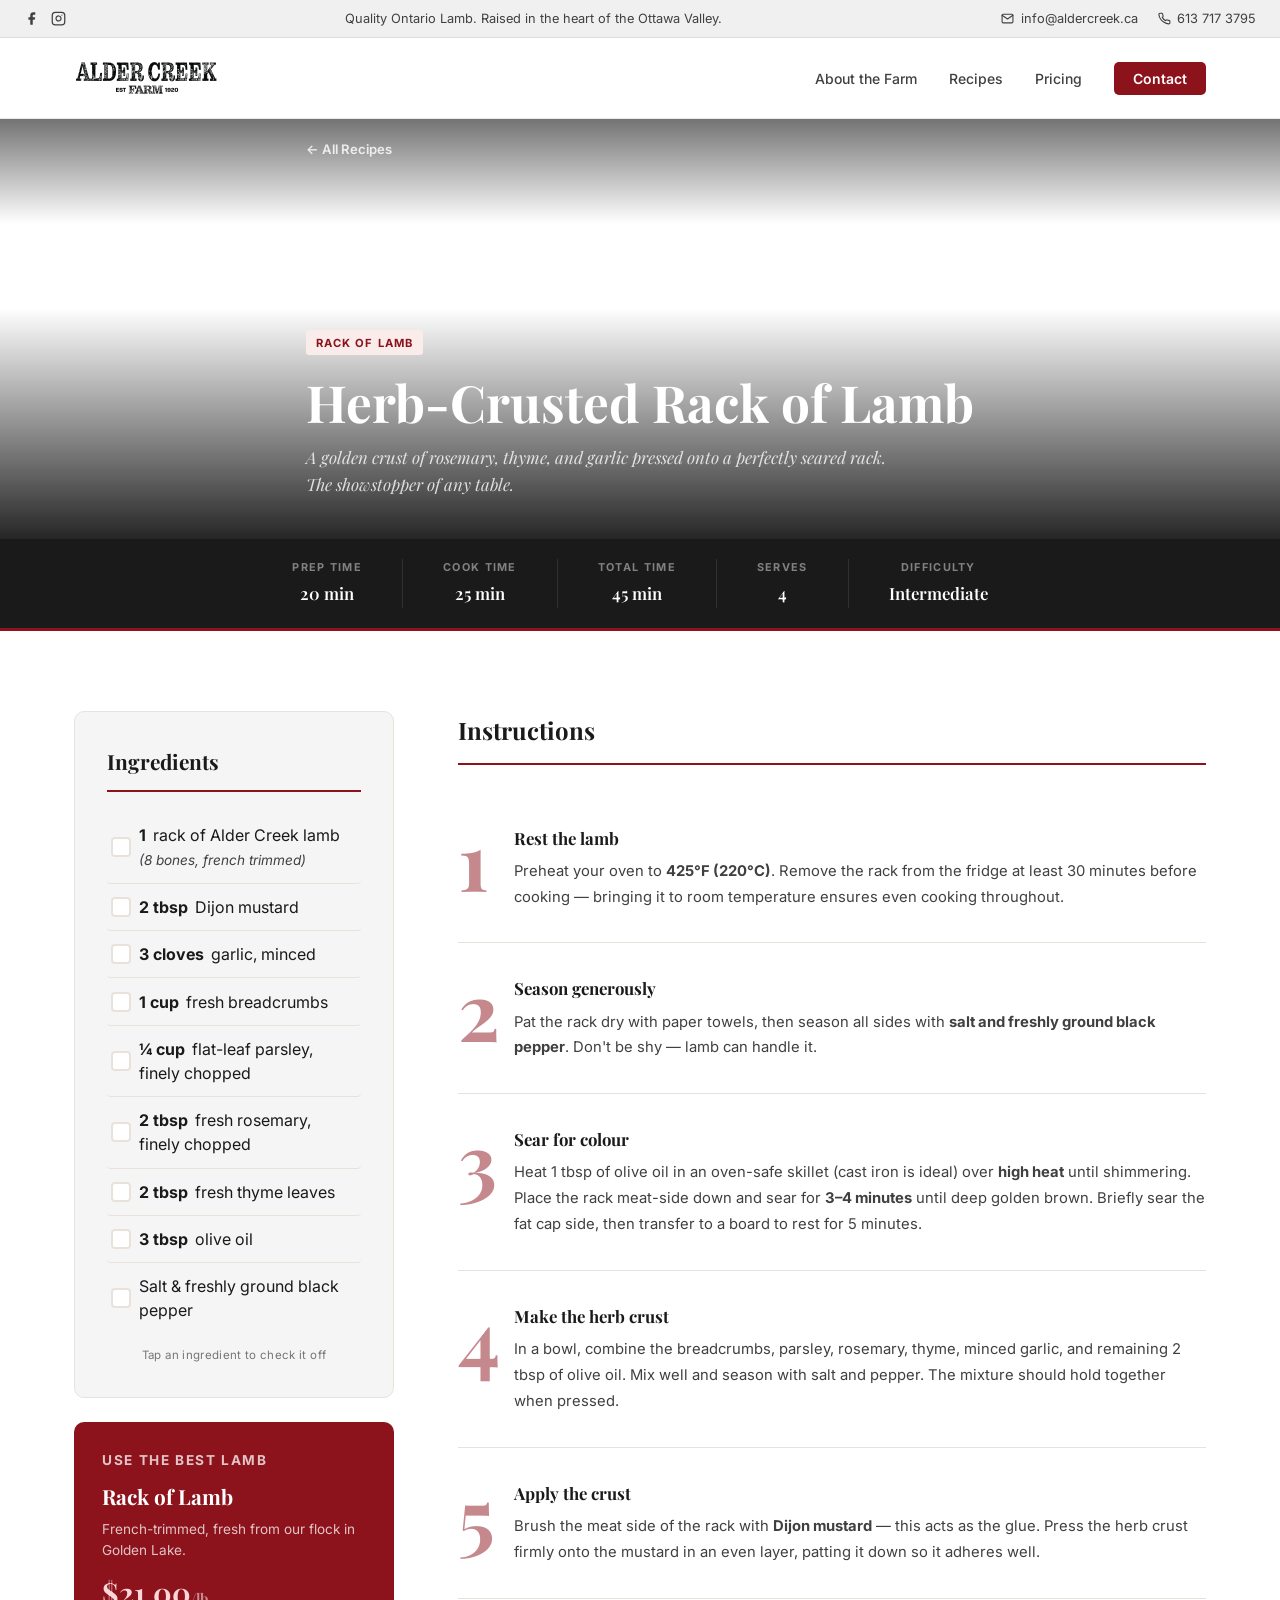
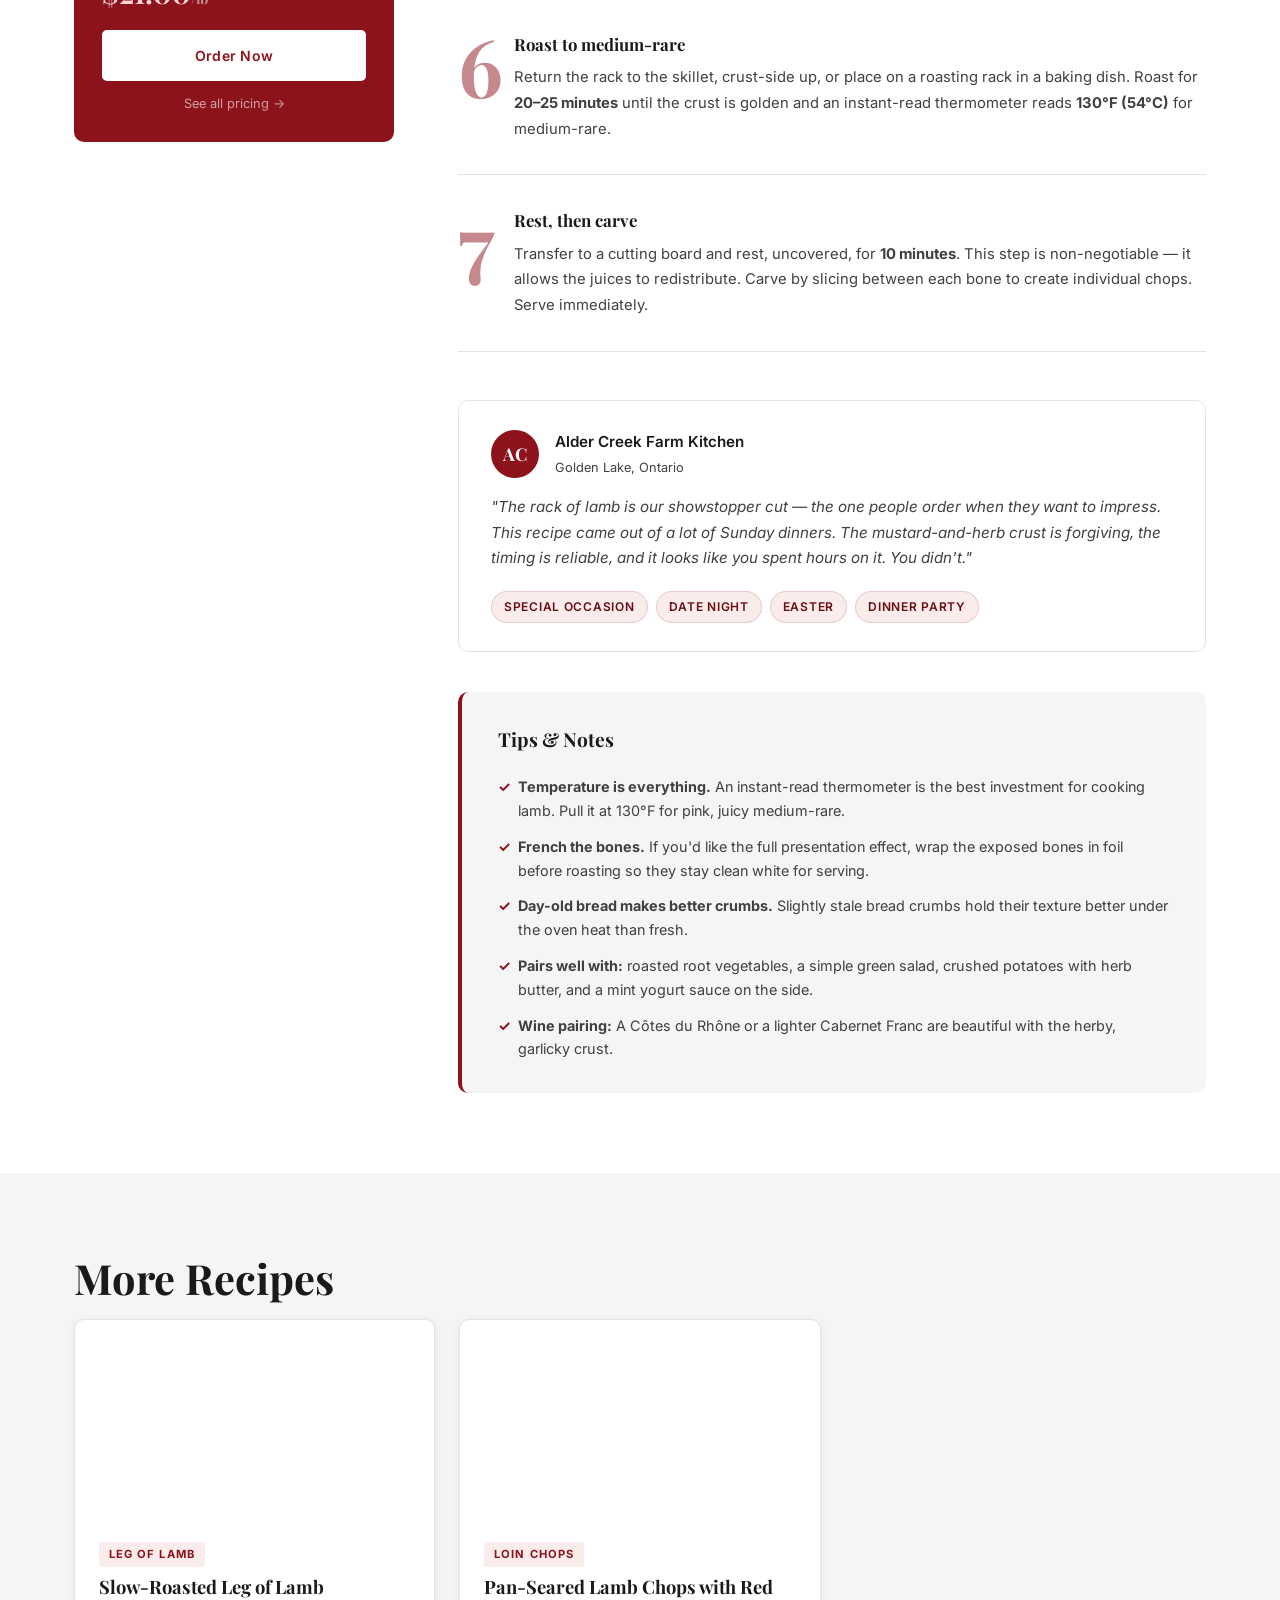
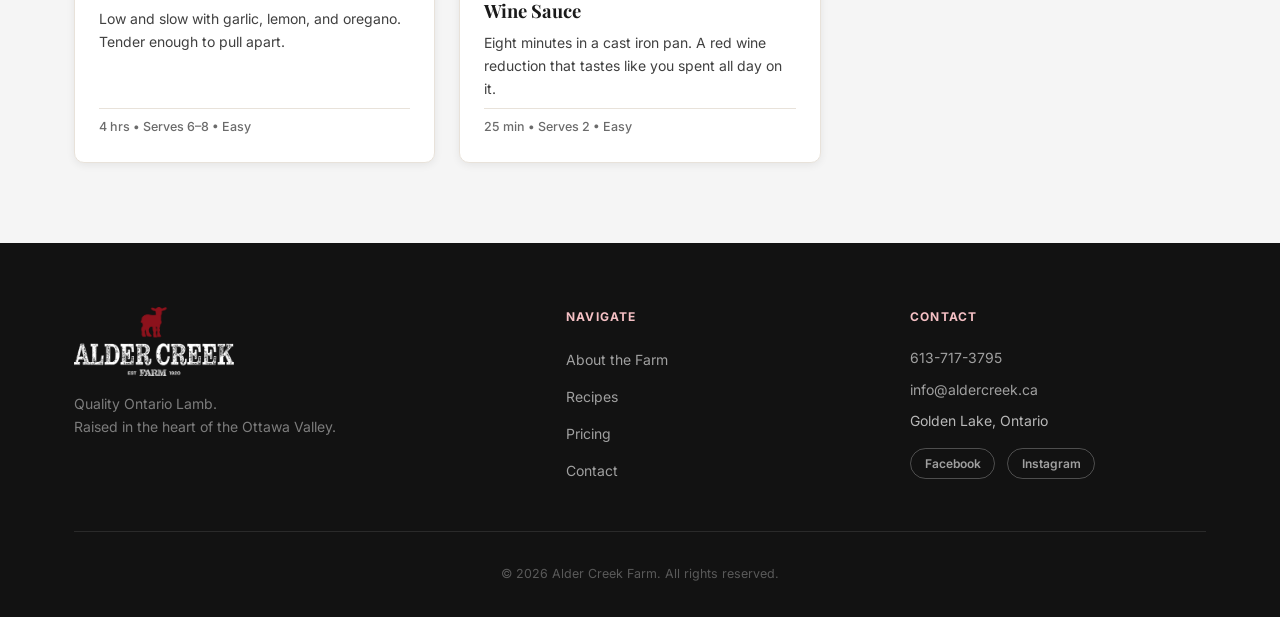
<file: recipes/herb-rack-of-lamb.html>
<!DOCTYPE html>
<html lang="en">
<head>
  <meta charset="UTF-8" />
  <meta name="viewport" content="width=device-width, initial-scale=1.0" />
  <title>Herb-Crusted Rack of Lamb — Alder Creek Farm Recipes</title>
  <meta name="description" content="A golden herb crust of rosemary, thyme, and garlic pressed onto a perfectly seared rack of Ontario lamb. Ready in 45 minutes. Serves 4." />
  <link rel="preconnect" href="https://fonts.googleapis.com" />
  <link rel="preconnect" href="https://fonts.gstatic.com" crossorigin />
  <link href="https://fonts.googleapis.com/css2?family=Playfair+Display:ital,wght@0,400;0,600;0,700;1,400&family=Inter:wght@300;400;500;600&display=swap" rel="stylesheet" />
  <link rel="stylesheet" href="/style.css" />

  <!-- Recipe structured data for Google / LLMs -->
  <script type="application/ld+json">
  {
    "@context": "https://schema.org/",
    "@type": "Recipe",
    "name": "Herb-Crusted Rack of Lamb",
    "author": { "@type": "Organization", "name": "Alder Creek Farm" },
    "datePublished": "2026-04-01",
    "description": "A golden crust of rosemary, thyme, and garlic pressed onto a perfectly seared rack of Ontario lamb.",
    "prepTime": "PT20M",
    "cookTime": "PT25M",
    "totalTime": "PT45M",
    "recipeYield": "4 servings",
    "recipeCategory": "Main Course",
    "recipeCuisine": "Canadian",
    "keywords": "rack of lamb, Ontario lamb, herb crust, rosemary, garlic",
    "recipeIngredient": [
      "1 rack of Alder Creek lamb (8 bones, french trimmed)",
      "2 tbsp Dijon mustard",
      "3 cloves garlic, minced",
      "1 cup fresh breadcrumbs",
      "1/4 cup fresh flat-leaf parsley, finely chopped",
      "2 tbsp fresh rosemary, finely chopped",
      "2 tbsp fresh thyme leaves",
      "3 tbsp olive oil",
      "Salt and freshly ground black pepper"
    ],
    "recipeInstructions": [
      { "@type": "HowToStep", "text": "Preheat oven to 425°F (220°C). Remove the rack from the fridge 30 minutes before cooking." },
      { "@type": "HowToStep", "text": "Season generously with salt and pepper on all sides." },
      { "@type": "HowToStep", "text": "Heat 1 tbsp olive oil in an oven-safe skillet over high heat. Sear meat-side down for 3–4 minutes until golden brown. Sear the fat cap briefly, then rest on a board." },
      { "@type": "HowToStep", "text": "Combine breadcrumbs, parsley, rosemary, thyme, garlic, and remaining olive oil. Season with salt and pepper." },
      { "@type": "HowToStep", "text": "Brush the meat side of the rack with Dijon mustard. Press the herb crust firmly onto the mustard." },
      { "@type": "HowToStep", "text": "Place crust-side up in the skillet or on a roasting rack. Roast for 20–25 minutes for medium-rare (internal temp 130°F / 54°C)." },
      { "@type": "HowToStep", "text": "Rest for 10 minutes before carving between bones to serve." }
    ]
  }
  </script>
</head>
<body>
  <div id="topbar-mount"></div>
  <div id="header-mount"></div>

  <!-- RECIPE HERO -->
  <div class="recipe-hero">
    <div class="recipe-hero-image rack-recipe-img-hero"></div>
    <div class="recipe-hero-overlay">
      <div class="container">
        <div class="recipe-hero-top">
          <a href="/recipes.html" class="recipe-back">&larr; All Recipes</a>
        </div>
        <div class="recipe-hero-bottom">
          <span class="recipe-tag">Rack of Lamb</span>
          <h1 class="recipe-hero-title">Herb-Crusted Rack of Lamb</h1>
          <p class="recipe-hero-desc">A golden crust of rosemary, thyme, and garlic pressed onto a perfectly seared rack. The showstopper of any table.</p>
        </div>
      </div>
    </div>
  </div>

  <!-- RECIPE META BAR -->
  <div class="recipe-meta-bar">
    <div class="container">
      <div class="recipe-meta-grid">
        <div class="recipe-meta-item">
          <span class="meta-label">Prep Time</span>
          <span class="meta-value">20 min</span>
        </div>
        <div class="recipe-meta-item">
          <span class="meta-label">Cook Time</span>
          <span class="meta-value">25 min</span>
        </div>
        <div class="recipe-meta-item">
          <span class="meta-label">Total Time</span>
          <span class="meta-value">45 min</span>
        </div>
        <div class="recipe-meta-item">
          <span class="meta-label">Serves</span>
          <span class="meta-value">4</span>
        </div>
        <div class="recipe-meta-item">
          <span class="meta-label">Difficulty</span>
          <span class="meta-value">Intermediate</span>
        </div>
      </div>
    </div>
  </div>

  <!-- RECIPE BODY -->
  <section class="section recipe-body">
    <div class="container">
      <div class="recipe-layout">

        <!-- INGREDIENTS -->
        <aside class="recipe-sidebar">
          <div class="ingredients-card">
            <h2>Ingredients</h2>
            <ul class="ingredients-list">
              <li><span class="ingredient-qty">1</span> rack of Alder Creek lamb <span class="ingredient-note">(8 bones, french trimmed)</span></li>
              <li><span class="ingredient-qty">2 tbsp</span> Dijon mustard</li>
              <li><span class="ingredient-qty">3 cloves</span> garlic, minced</li>
              <li><span class="ingredient-qty">1 cup</span> fresh breadcrumbs</li>
              <li><span class="ingredient-qty">¼ cup</span> flat-leaf parsley, finely chopped</li>
              <li><span class="ingredient-qty">2 tbsp</span> fresh rosemary, finely chopped</li>
              <li><span class="ingredient-qty">2 tbsp</span> fresh thyme leaves</li>
              <li><span class="ingredient-qty">3 tbsp</span> olive oil</li>
              <li>Salt &amp; freshly ground black pepper</li>
            </ul>
            <p class="ingredients-hint">Tap an ingredient to check it off</p>
          </div>

          <div class="order-cta-card">
            <p class="order-cta-eyebrow">Use the best lamb</p>
            <h3>Rack of Lamb</h3>
            <p>French-trimmed, fresh from our flock in Golden Lake.</p>
            <p class="order-cta-price">$21.00<span>/lb</span></p>
            <a href="/contact.html" class="btn btn-primary full-width">Order Now</a>
            <a href="/pricing.html" class="order-cta-link">See all pricing &rarr;</a>
          </div>
        </aside>

        <!-- INSTRUCTIONS -->
        <div class="recipe-main">
          <h2>Instructions</h2>
          <ol class="instructions-list">
            <li>
              <span class="step-number">1</span>
              <div class="step-content">
                <h3>Rest the lamb</h3>
                <p>Preheat your oven to <strong>425°F (220°C)</strong>. Remove the rack from the fridge at least 30 minutes before cooking — bringing it to room temperature ensures even cooking throughout.</p>
              </div>
            </li>
            <li>
              <span class="step-number">2</span>
              <div class="step-content">
                <h3>Season generously</h3>
                <p>Pat the rack dry with paper towels, then season all sides with <strong>salt and freshly ground black pepper</strong>. Don't be shy — lamb can handle it.</p>
              </div>
            </li>
            <li>
              <span class="step-number">3</span>
              <div class="step-content">
                <h3>Sear for colour</h3>
                <p>Heat 1 tbsp of olive oil in an oven-safe skillet (cast iron is ideal) over <strong>high heat</strong> until shimmering. Place the rack meat-side down and sear for <strong>3–4 minutes</strong> until deep golden brown. Briefly sear the fat cap side, then transfer to a board to rest for 5 minutes.</p>
              </div>
            </li>
            <li>
              <span class="step-number">4</span>
              <div class="step-content">
                <h3>Make the herb crust</h3>
                <p>In a bowl, combine the breadcrumbs, parsley, rosemary, thyme, minced garlic, and remaining 2 tbsp of olive oil. Mix well and season with salt and pepper. The mixture should hold together when pressed.</p>
              </div>
            </li>
            <li>
              <span class="step-number">5</span>
              <div class="step-content">
                <h3>Apply the crust</h3>
                <p>Brush the meat side of the rack with <strong>Dijon mustard</strong> — this acts as the glue. Press the herb crust firmly onto the mustard in an even layer, patting it down so it adheres well.</p>
              </div>
            </li>
            <li>
              <span class="step-number">6</span>
              <div class="step-content">
                <h3>Roast to medium-rare</h3>
                <p>Return the rack to the skillet, crust-side up, or place on a roasting rack in a baking dish. Roast for <strong>20–25 minutes</strong> until the crust is golden and an instant-read thermometer reads <strong>130°F (54°C)</strong> for medium-rare.</p>
              </div>
            </li>
            <li>
              <span class="step-number">7</span>
              <div class="step-content">
                <h3>Rest, then carve</h3>
                <p>Transfer to a cutting board and rest, uncovered, for <strong>10 minutes</strong>. This step is non-negotiable — it allows the juices to redistribute. Carve by slicing between each bone to create individual chops. Serve immediately.</p>
              </div>
            </li>
          </ol>

          <!-- RECIPE BIO -->
          <div class="recipe-bio">
            <div class="recipe-bio-header">
              <div class="recipe-bio-avatar">AC</div>
              <div>
                <p class="recipe-bio-name">Alder Creek Farm Kitchen</p>
                <p class="recipe-bio-role">Golden Lake, Ontario</p>
              </div>
            </div>
            <p class="recipe-bio-blurb">"The rack of lamb is our showstopper cut — the one people order when they want to impress. This recipe came out of a lot of Sunday dinners. The mustard-and-herb crust is forgiving, the timing is reliable, and it looks like you spent hours on it. You didn't."</p>
            <div class="recipe-bio-occasions">
              <span class="occasion-tag">Special Occasion</span>
              <span class="occasion-tag">Date Night</span>
              <span class="occasion-tag">Easter</span>
              <span class="occasion-tag">Dinner Party</span>
            </div>
          </div>

          <!-- TIPS -->
          <div class="recipe-tips">
            <h2>Tips &amp; Notes</h2>
            <ul class="tips-list">
              <li><strong>Temperature is everything.</strong> An instant-read thermometer is the best investment for cooking lamb. Pull it at 130°F for pink, juicy medium-rare.</li>
              <li><strong>French the bones.</strong> If you'd like the full presentation effect, wrap the exposed bones in foil before roasting so they stay clean white for serving.</li>
              <li><strong>Day-old bread makes better crumbs.</strong> Slightly stale bread crumbs hold their texture better under the oven heat than fresh.</li>
              <li><strong>Pairs well with:</strong> roasted root vegetables, a simple green salad, crushed potatoes with herb butter, and a mint yogurt sauce on the side.</li>
              <li><strong>Wine pairing:</strong> A Côtes du Rhône or a lighter Cabernet Franc are beautiful with the herby, garlicky crust.</li>
            </ul>
          </div>
        </div>
      </div>
    </div>
  </section>

  <!-- MORE RECIPES -->
  <section class="section more-recipes">
    <div class="container">
      <h2 class="section-heading">More Recipes</h2>
      <div class="recipe-cards-grid">
        <a href="/recipes/slow-roasted-leg-of-lamb.html" class="recipe-card">
          <div class="recipe-card-image leg-recipe-img"></div>
          <div class="recipe-card-body">
            <span class="recipe-tag">Leg of Lamb</span>
            <h3>Slow-Roasted Leg of Lamb</h3>
            <p>Low and slow with garlic, lemon, and oregano. Tender enough to pull apart.</p>
            <span class="recipe-meta">4 hrs &bull; Serves 6&ndash;8 &bull; Easy</span>
          </div>
        </a>
        <a href="/recipes/lamb-chop-pan-sauce.html" class="recipe-card">
          <div class="recipe-card-image chop-recipe-img"></div>
          <div class="recipe-card-body">
            <span class="recipe-tag">Loin Chops</span>
            <h3>Pan-Seared Lamb Chops with Red Wine Sauce</h3>
            <p>Eight minutes in a cast iron pan. A red wine reduction that tastes like you spent all day on it.</p>
            <span class="recipe-meta">25 min &bull; Serves 2 &bull; Easy</span>
          </div>
        </a>
      </div>
    </div>
  </section>

  <div id="footer-mount"></div>
  <script src="/components.js?v=2"></script>
  <script src="/main.js"></script>
</body>
</html>
</file>
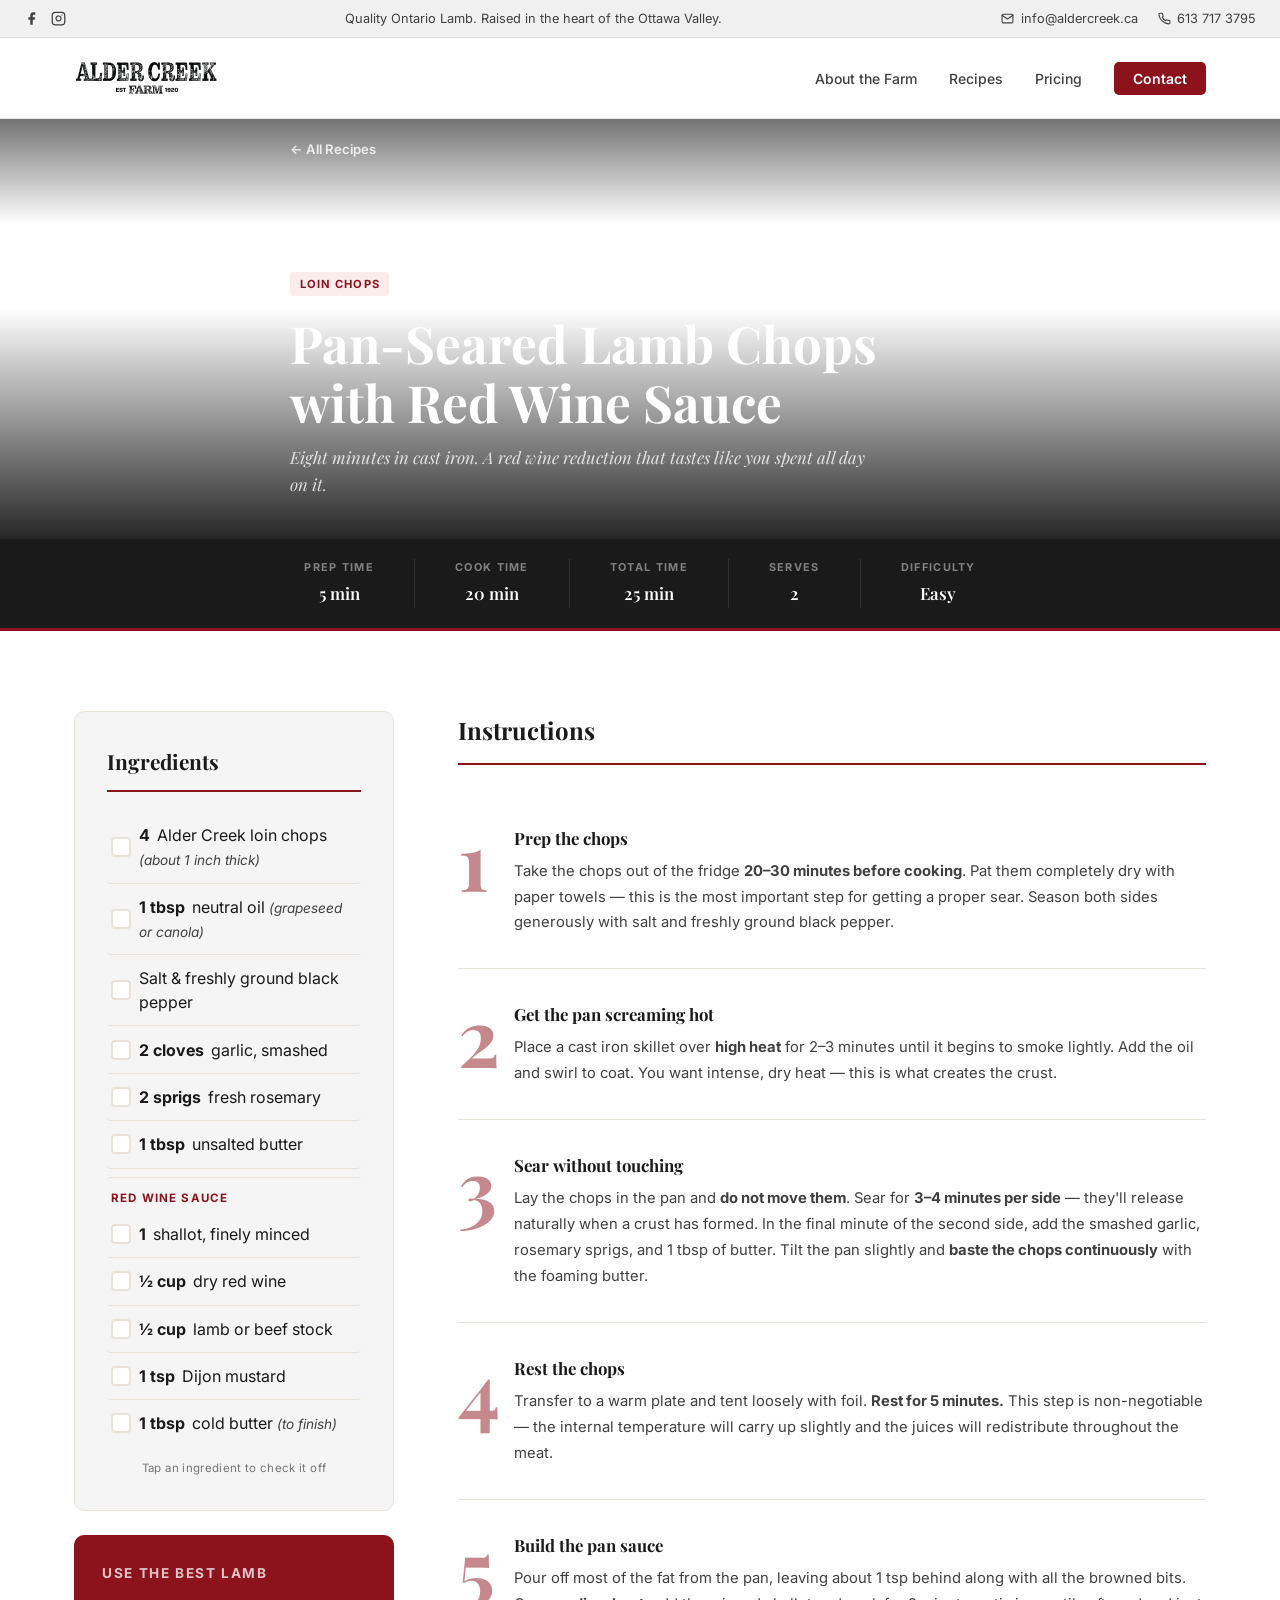
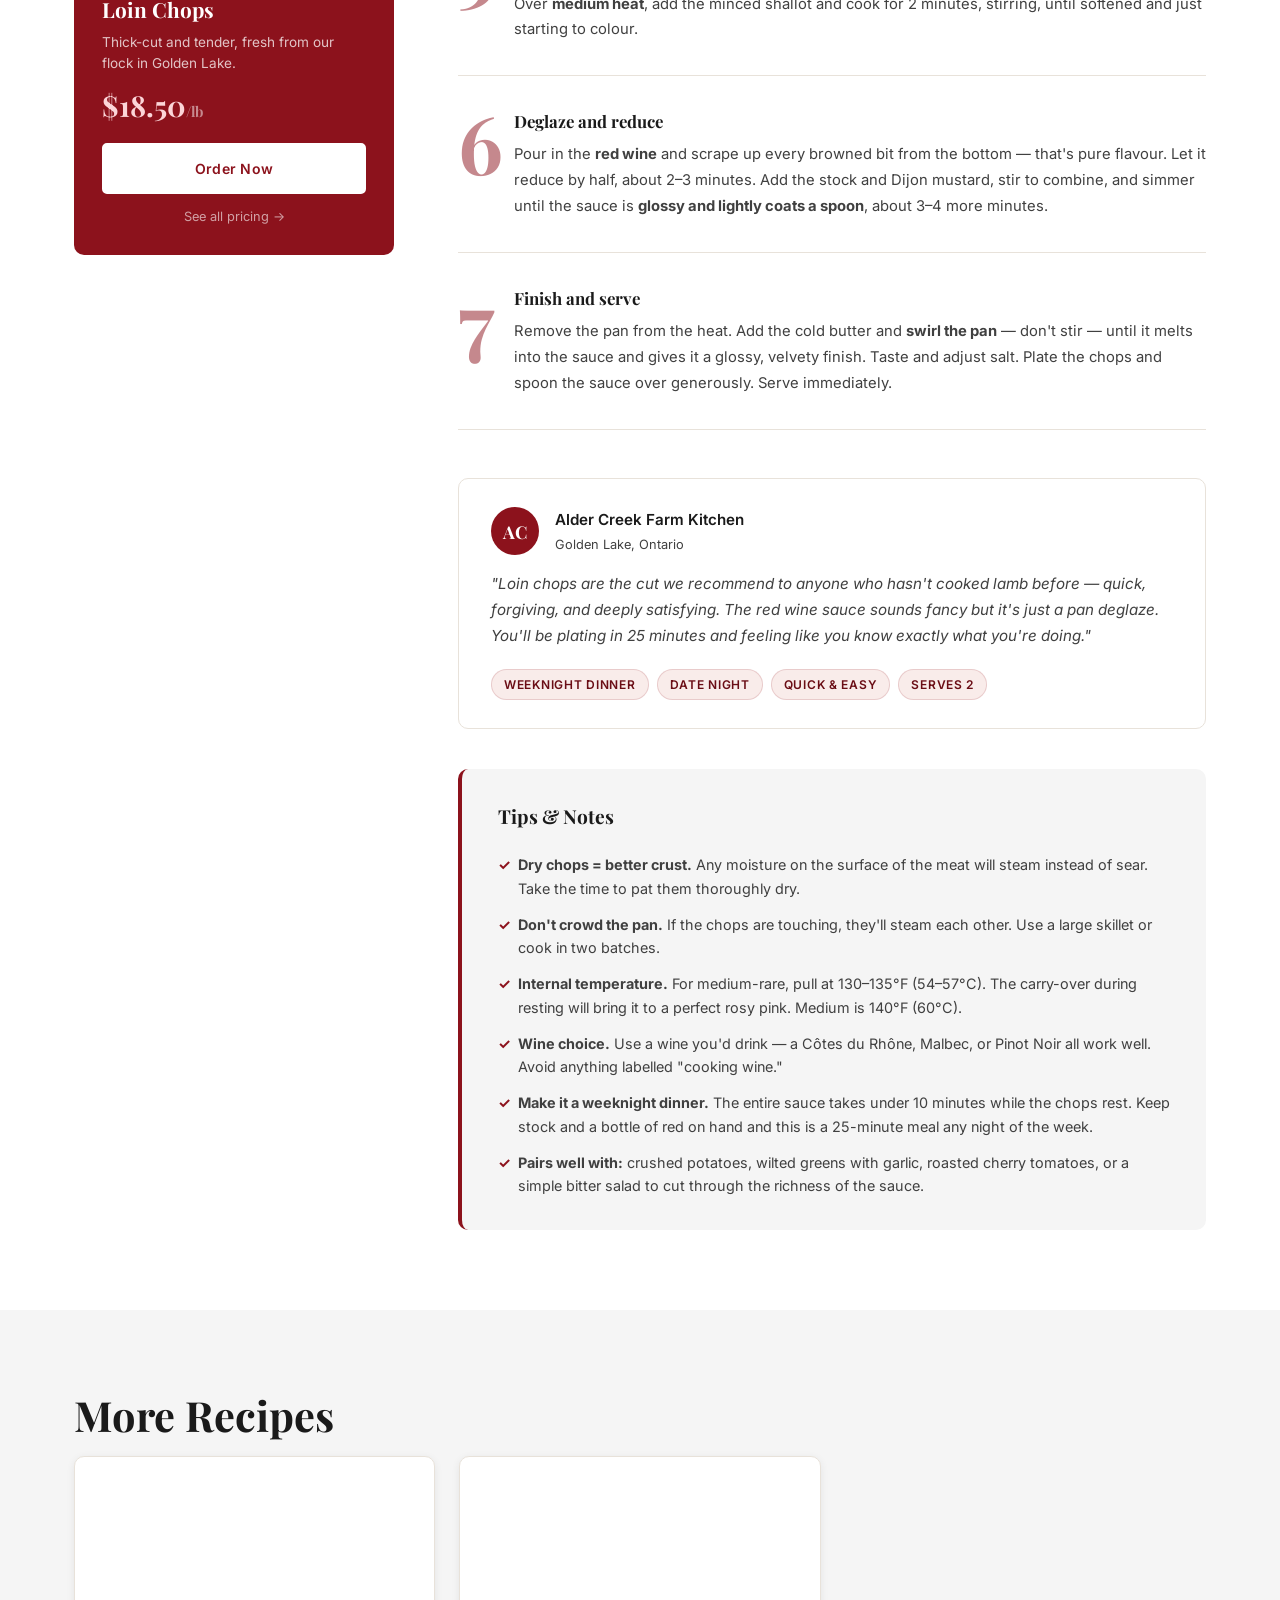
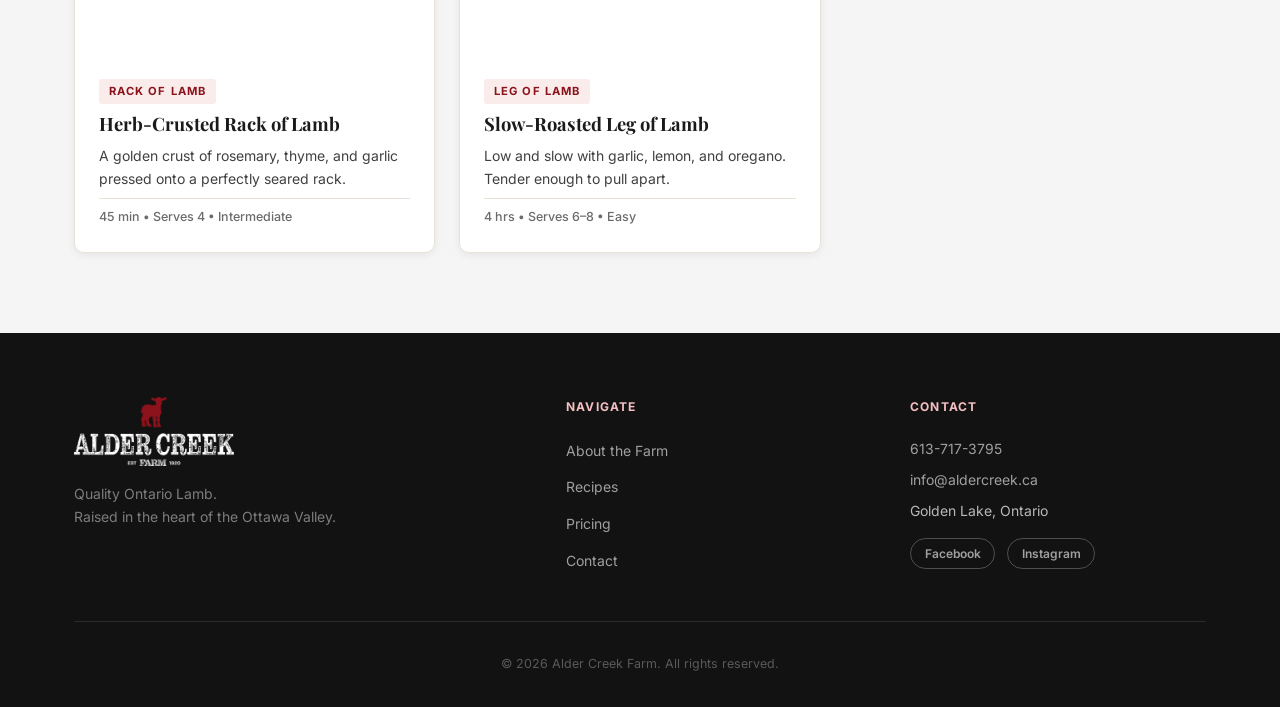
<file: recipes/lamb-chop-pan-sauce.html>
<!DOCTYPE html>
<html lang="en">
<head>
  <meta charset="UTF-8" />
  <meta name="viewport" content="width=device-width, initial-scale=1.0" />
  <title>Pan-Seared Lamb Chops with Red Wine Sauce — Alder Creek Farm Recipes</title>
  <meta name="description" content="Ontario loin chops seared in cast iron with a rich red wine pan sauce. On the table in 25 minutes. Serves 2." />
  <link rel="preconnect" href="https://fonts.googleapis.com" />
  <link rel="preconnect" href="https://fonts.gstatic.com" crossorigin />
  <link href="https://fonts.googleapis.com/css2?family=Playfair+Display:ital,wght@0,400;0,600;0,700;1,400&family=Inter:wght@300;400;500;600&display=swap" rel="stylesheet" />
  <link rel="stylesheet" href="/style.css" />

  <script type="application/ld+json">
  {
    "@context": "https://schema.org/",
    "@type": "Recipe",
    "name": "Pan-Seared Lamb Chops with Red Wine Sauce",
    "author": { "@type": "Organization", "name": "Alder Creek Farm" },
    "datePublished": "2026-04-01",
    "description": "Ontario loin chops seared hard in cast iron, finished with a quick red wine pan sauce that tastes like you spent all day on it.",
    "prepTime": "PT5M",
    "cookTime": "PT20M",
    "totalTime": "PT25M",
    "recipeYield": "2 servings",
    "recipeCategory": "Main Course",
    "recipeCuisine": "Canadian",
    "keywords": "lamb chops, loin chops, Ontario lamb, pan sauce, red wine, cast iron",
    "recipeIngredient": [
      "4 Alder Creek loin chops (about 1 inch thick)",
      "1 tbsp neutral oil (grapeseed or canola)",
      "Salt and freshly ground black pepper",
      "2 cloves garlic, smashed",
      "2 sprigs fresh rosemary",
      "1 tbsp unsalted butter",
      "1 shallot, finely minced",
      "1/2 cup dry red wine",
      "1/2 cup lamb or beef stock",
      "1 tsp Dijon mustard",
      "1 tbsp cold butter (to finish the sauce)"
    ],
    "recipeInstructions": [
      { "@type": "HowToStep", "text": "Remove chops from the fridge 20–30 minutes before cooking. Pat completely dry with paper towels. Season generously with salt and black pepper on both sides." },
      { "@type": "HowToStep", "text": "Heat a cast iron skillet over high heat until smoking. Add the oil." },
      { "@type": "HowToStep", "text": "Sear chops for 3–4 minutes per side without moving them. In the last minute, add the garlic, rosemary, and 1 tbsp butter. Tilt the pan and baste the chops with the butter." },
      { "@type": "HowToStep", "text": "Transfer chops to a warm plate and tent loosely with foil. Rest for 5 minutes." },
      { "@type": "HowToStep", "text": "Pour off excess fat, leaving about 1 tsp in the pan. Over medium heat, sauté the shallot for 2 minutes until softened." },
      { "@type": "HowToStep", "text": "Add the red wine and scrape up any browned bits. Reduce by half, about 2–3 minutes." },
      { "@type": "HowToStep", "text": "Add the stock and Dijon mustard. Simmer until reduced to a glossy sauce, about 3–4 minutes. Remove from heat, swirl in the cold butter to finish." },
      { "@type": "HowToStep", "text": "Plate the chops and spoon the red wine sauce over top. Serve immediately." }
    ]
  }
  </script>
</head>
<body>
  <div id="topbar-mount"></div>
  <div id="header-mount"></div>

  <div class="recipe-hero">
    <div class="recipe-hero-image chop-recipe-img-hero"></div>
    <div class="recipe-hero-overlay">
      <div class="container">
        <div class="recipe-hero-top">
          <a href="/recipes.html" class="recipe-back">&larr; All Recipes</a>
        </div>
        <div class="recipe-hero-bottom">
          <span class="recipe-tag">Loin Chops</span>
          <h1 class="recipe-hero-title">Pan-Seared Lamb Chops with Red Wine Sauce</h1>
          <p class="recipe-hero-desc">Eight minutes in cast iron. A red wine reduction that tastes like you spent all day on it.</p>
        </div>
      </div>
    </div>
  </div>

  <div class="recipe-meta-bar">
    <div class="container">
      <div class="recipe-meta-grid">
        <div class="recipe-meta-item">
          <span class="meta-label">Prep Time</span>
          <span class="meta-value">5 min</span>
        </div>
        <div class="recipe-meta-item">
          <span class="meta-label">Cook Time</span>
          <span class="meta-value">20 min</span>
        </div>
        <div class="recipe-meta-item">
          <span class="meta-label">Total Time</span>
          <span class="meta-value">25 min</span>
        </div>
        <div class="recipe-meta-item">
          <span class="meta-label">Serves</span>
          <span class="meta-value">2</span>
        </div>
        <div class="recipe-meta-item">
          <span class="meta-label">Difficulty</span>
          <span class="meta-value">Easy</span>
        </div>
      </div>
    </div>
  </div>

  <section class="section recipe-body">
    <div class="container">
      <div class="recipe-layout">

        <aside class="recipe-sidebar">
          <div class="ingredients-card">
            <h2>Ingredients</h2>
            <ul class="ingredients-list">
              <li><span class="ingredient-qty">4</span> Alder Creek loin chops <span class="ingredient-note">(about 1 inch thick)</span></li>
              <li><span class="ingredient-qty">1 tbsp</span> neutral oil <span class="ingredient-note">(grapeseed or canola)</span></li>
              <li>Salt &amp; freshly ground black pepper</li>
              <li><span class="ingredient-qty">2 cloves</span> garlic, smashed</li>
              <li><span class="ingredient-qty">2 sprigs</span> fresh rosemary</li>
              <li><span class="ingredient-qty">1 tbsp</span> unsalted butter</li>
              <li class="ingredients-divider">Red Wine Sauce</li>
              <li><span class="ingredient-qty">1</span> shallot, finely minced</li>
              <li><span class="ingredient-qty">½ cup</span> dry red wine</li>
              <li><span class="ingredient-qty">½ cup</span> lamb or beef stock</li>
              <li><span class="ingredient-qty">1 tsp</span> Dijon mustard</li>
              <li><span class="ingredient-qty">1 tbsp</span> cold butter <span class="ingredient-note">(to finish)</span></li>
            </ul>
            <p class="ingredients-hint">Tap an ingredient to check it off</p>
          </div>

          <div class="order-cta-card">
            <p class="order-cta-eyebrow">Use the best lamb</p>
            <h3>Loin Chops</h3>
            <p>Thick-cut and tender, fresh from our flock in Golden Lake.</p>
            <p class="order-cta-price">$18.50<span>/lb</span></p>
            <a href="/contact.html" class="btn btn-primary full-width">Order Now</a>
            <a href="/pricing.html" class="order-cta-link">See all pricing &rarr;</a>
          </div>
        </aside>

        <div class="recipe-main">
          <h2>Instructions</h2>
          <ol class="instructions-list">
            <li>
              <span class="step-number">1</span>
              <div class="step-content">
                <h3>Prep the chops</h3>
                <p>Take the chops out of the fridge <strong>20–30 minutes before cooking</strong>. Pat them completely dry with paper towels — this is the most important step for getting a proper sear. Season both sides generously with salt and freshly ground black pepper.</p>
              </div>
            </li>
            <li>
              <span class="step-number">2</span>
              <div class="step-content">
                <h3>Get the pan screaming hot</h3>
                <p>Place a cast iron skillet over <strong>high heat</strong> for 2–3 minutes until it begins to smoke lightly. Add the oil and swirl to coat. You want intense, dry heat — this is what creates the crust.</p>
              </div>
            </li>
            <li>
              <span class="step-number">3</span>
              <div class="step-content">
                <h3>Sear without touching</h3>
                <p>Lay the chops in the pan and <strong>do not move them</strong>. Sear for <strong>3–4 minutes per side</strong> — they'll release naturally when a crust has formed. In the final minute of the second side, add the smashed garlic, rosemary sprigs, and 1 tbsp of butter. Tilt the pan slightly and <strong>baste the chops continuously</strong> with the foaming butter.</p>
              </div>
            </li>
            <li>
              <span class="step-number">4</span>
              <div class="step-content">
                <h3>Rest the chops</h3>
                <p>Transfer to a warm plate and tent loosely with foil. <strong>Rest for 5 minutes.</strong> This step is non-negotiable — the internal temperature will carry up slightly and the juices will redistribute throughout the meat.</p>
              </div>
            </li>
            <li>
              <span class="step-number">5</span>
              <div class="step-content">
                <h3>Build the pan sauce</h3>
                <p>Pour off most of the fat from the pan, leaving about 1 tsp behind along with all the browned bits. Over <strong>medium heat</strong>, add the minced shallot and cook for 2 minutes, stirring, until softened and just starting to colour.</p>
              </div>
            </li>
            <li>
              <span class="step-number">6</span>
              <div class="step-content">
                <h3>Deglaze and reduce</h3>
                <p>Pour in the <strong>red wine</strong> and scrape up every browned bit from the bottom — that's pure flavour. Let it reduce by half, about 2–3 minutes. Add the stock and Dijon mustard, stir to combine, and simmer until the sauce is <strong>glossy and lightly coats a spoon</strong>, about 3–4 more minutes.</p>
              </div>
            </li>
            <li>
              <span class="step-number">7</span>
              <div class="step-content">
                <h3>Finish and serve</h3>
                <p>Remove the pan from the heat. Add the cold butter and <strong>swirl the pan</strong> — don't stir — until it melts into the sauce and gives it a glossy, velvety finish. Taste and adjust salt. Plate the chops and spoon the sauce over generously. Serve immediately.</p>
              </div>
            </li>
          </ol>

          <!-- RECIPE BIO -->
          <div class="recipe-bio">
            <div class="recipe-bio-header">
              <div class="recipe-bio-avatar">AC</div>
              <div>
                <p class="recipe-bio-name">Alder Creek Farm Kitchen</p>
                <p class="recipe-bio-role">Golden Lake, Ontario</p>
              </div>
            </div>
            <p class="recipe-bio-blurb">"Loin chops are the cut we recommend to anyone who hasn't cooked lamb before — quick, forgiving, and deeply satisfying. The red wine sauce sounds fancy but it's just a pan deglaze. You'll be plating in 25 minutes and feeling like you know exactly what you're doing."</p>
            <div class="recipe-bio-occasions">
              <span class="occasion-tag">Weeknight Dinner</span>
              <span class="occasion-tag">Date Night</span>
              <span class="occasion-tag">Quick &amp; Easy</span>
              <span class="occasion-tag">Serves 2</span>
            </div>
          </div>

          <div class="recipe-tips">
            <h2>Tips &amp; Notes</h2>
            <ul class="tips-list">
              <li><strong>Dry chops = better crust.</strong> Any moisture on the surface of the meat will steam instead of sear. Take the time to pat them thoroughly dry.</li>
              <li><strong>Don't crowd the pan.</strong> If the chops are touching, they'll steam each other. Use a large skillet or cook in two batches.</li>
              <li><strong>Internal temperature.</strong> For medium-rare, pull at 130–135°F (54–57°C). The carry-over during resting will bring it to a perfect rosy pink. Medium is 140°F (60°C).</li>
              <li><strong>Wine choice.</strong> Use a wine you'd drink — a Côtes du Rhône, Malbec, or Pinot Noir all work well. Avoid anything labelled "cooking wine."</li>
              <li><strong>Make it a weeknight dinner.</strong> The entire sauce takes under 10 minutes while the chops rest. Keep stock and a bottle of red on hand and this is a 25-minute meal any night of the week.</li>
              <li><strong>Pairs well with:</strong> crushed potatoes, wilted greens with garlic, roasted cherry tomatoes, or a simple bitter salad to cut through the richness of the sauce.</li>
            </ul>
          </div>
        </div>
      </div>
    </div>
  </section>

  <section class="section more-recipes">
    <div class="container">
      <h2 class="section-heading">More Recipes</h2>
      <div class="recipe-cards-grid">
        <a href="/recipes/herb-rack-of-lamb.html" class="recipe-card">
          <div class="recipe-card-image rack-recipe-img"></div>
          <div class="recipe-card-body">
            <span class="recipe-tag">Rack of Lamb</span>
            <h3>Herb-Crusted Rack of Lamb</h3>
            <p>A golden crust of rosemary, thyme, and garlic pressed onto a perfectly seared rack.</p>
            <span class="recipe-meta">45 min &bull; Serves 4 &bull; Intermediate</span>
          </div>
        </a>
        <a href="/recipes/slow-roasted-leg-of-lamb.html" class="recipe-card">
          <div class="recipe-card-image leg-recipe-img"></div>
          <div class="recipe-card-body">
            <span class="recipe-tag">Leg of Lamb</span>
            <h3>Slow-Roasted Leg of Lamb</h3>
            <p>Low and slow with garlic, lemon, and oregano. Tender enough to pull apart.</p>
            <span class="recipe-meta">4 hrs &bull; Serves 6&ndash;8 &bull; Easy</span>
          </div>
        </a>
      </div>
    </div>
  </section>

  <div id="footer-mount"></div>
  <script src="/components.js?v=2"></script>
  <script src="/main.js"></script>
</body>
</html>
</file>
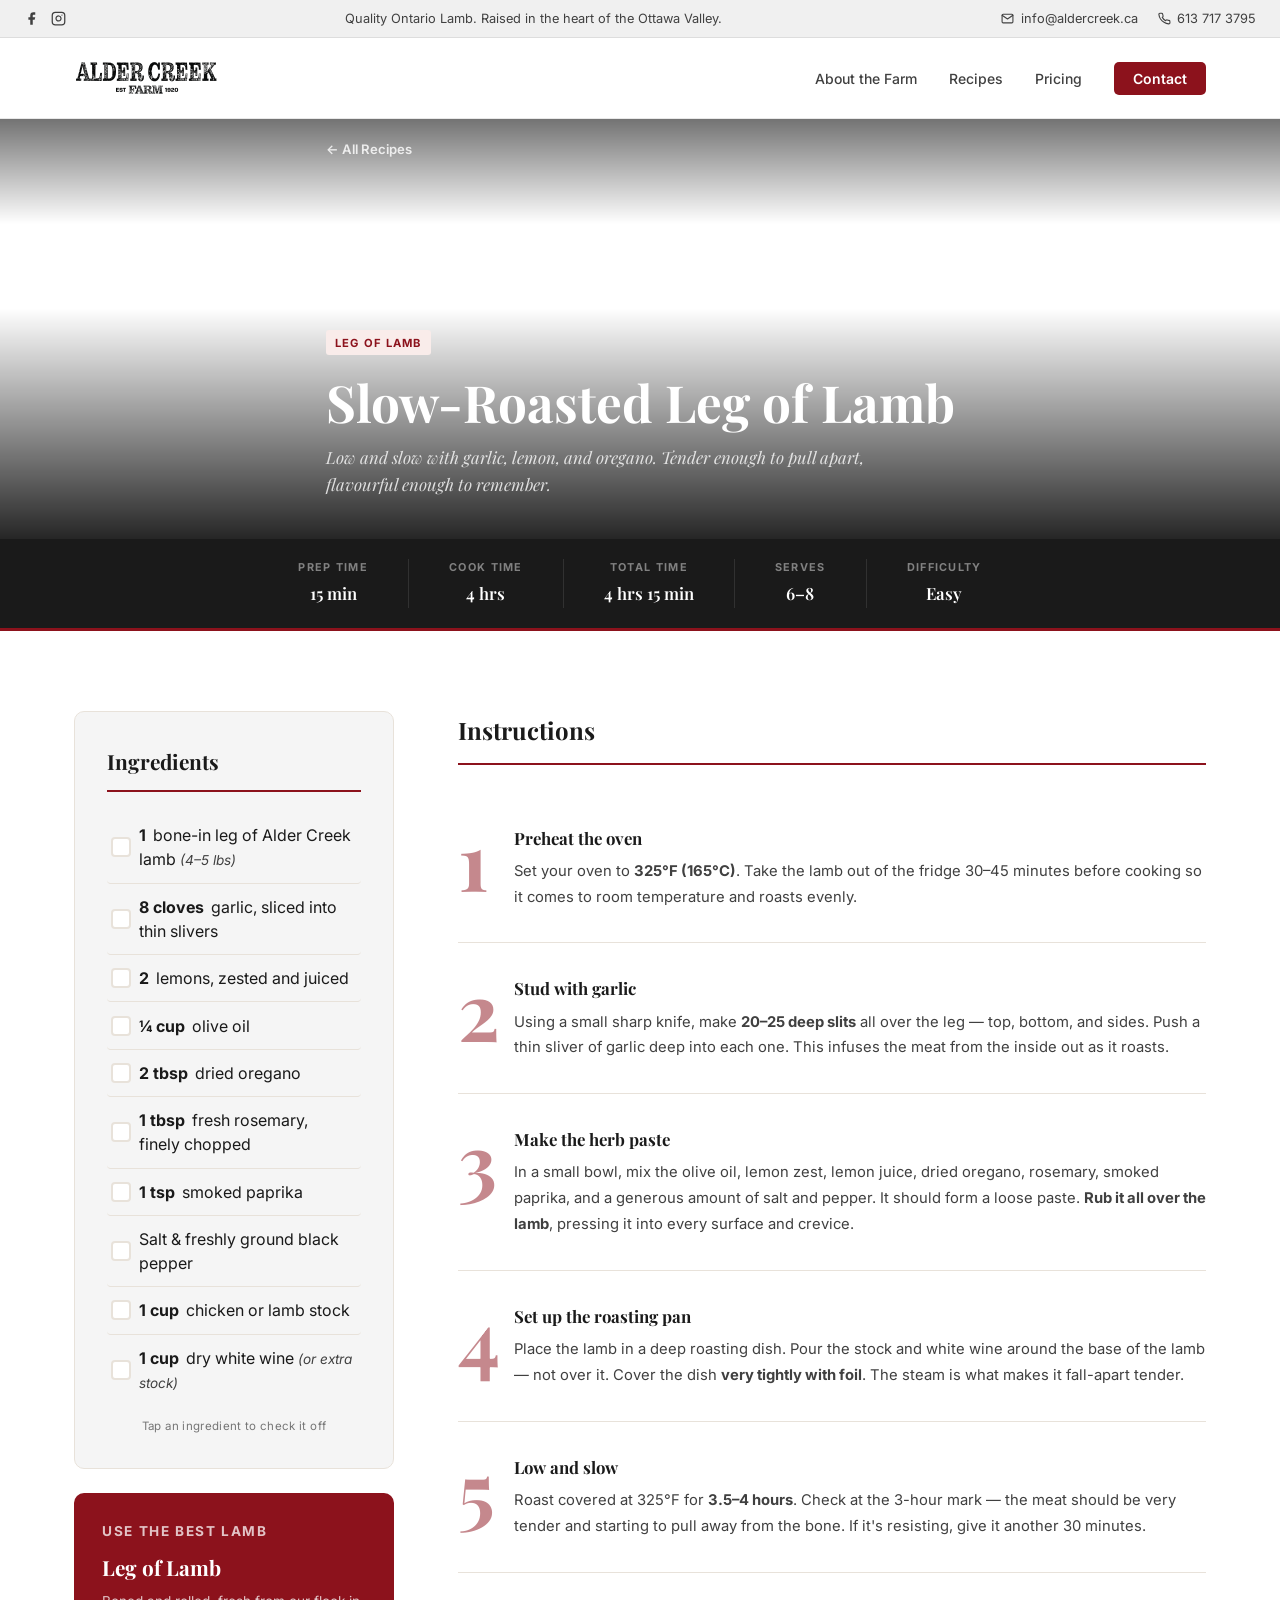
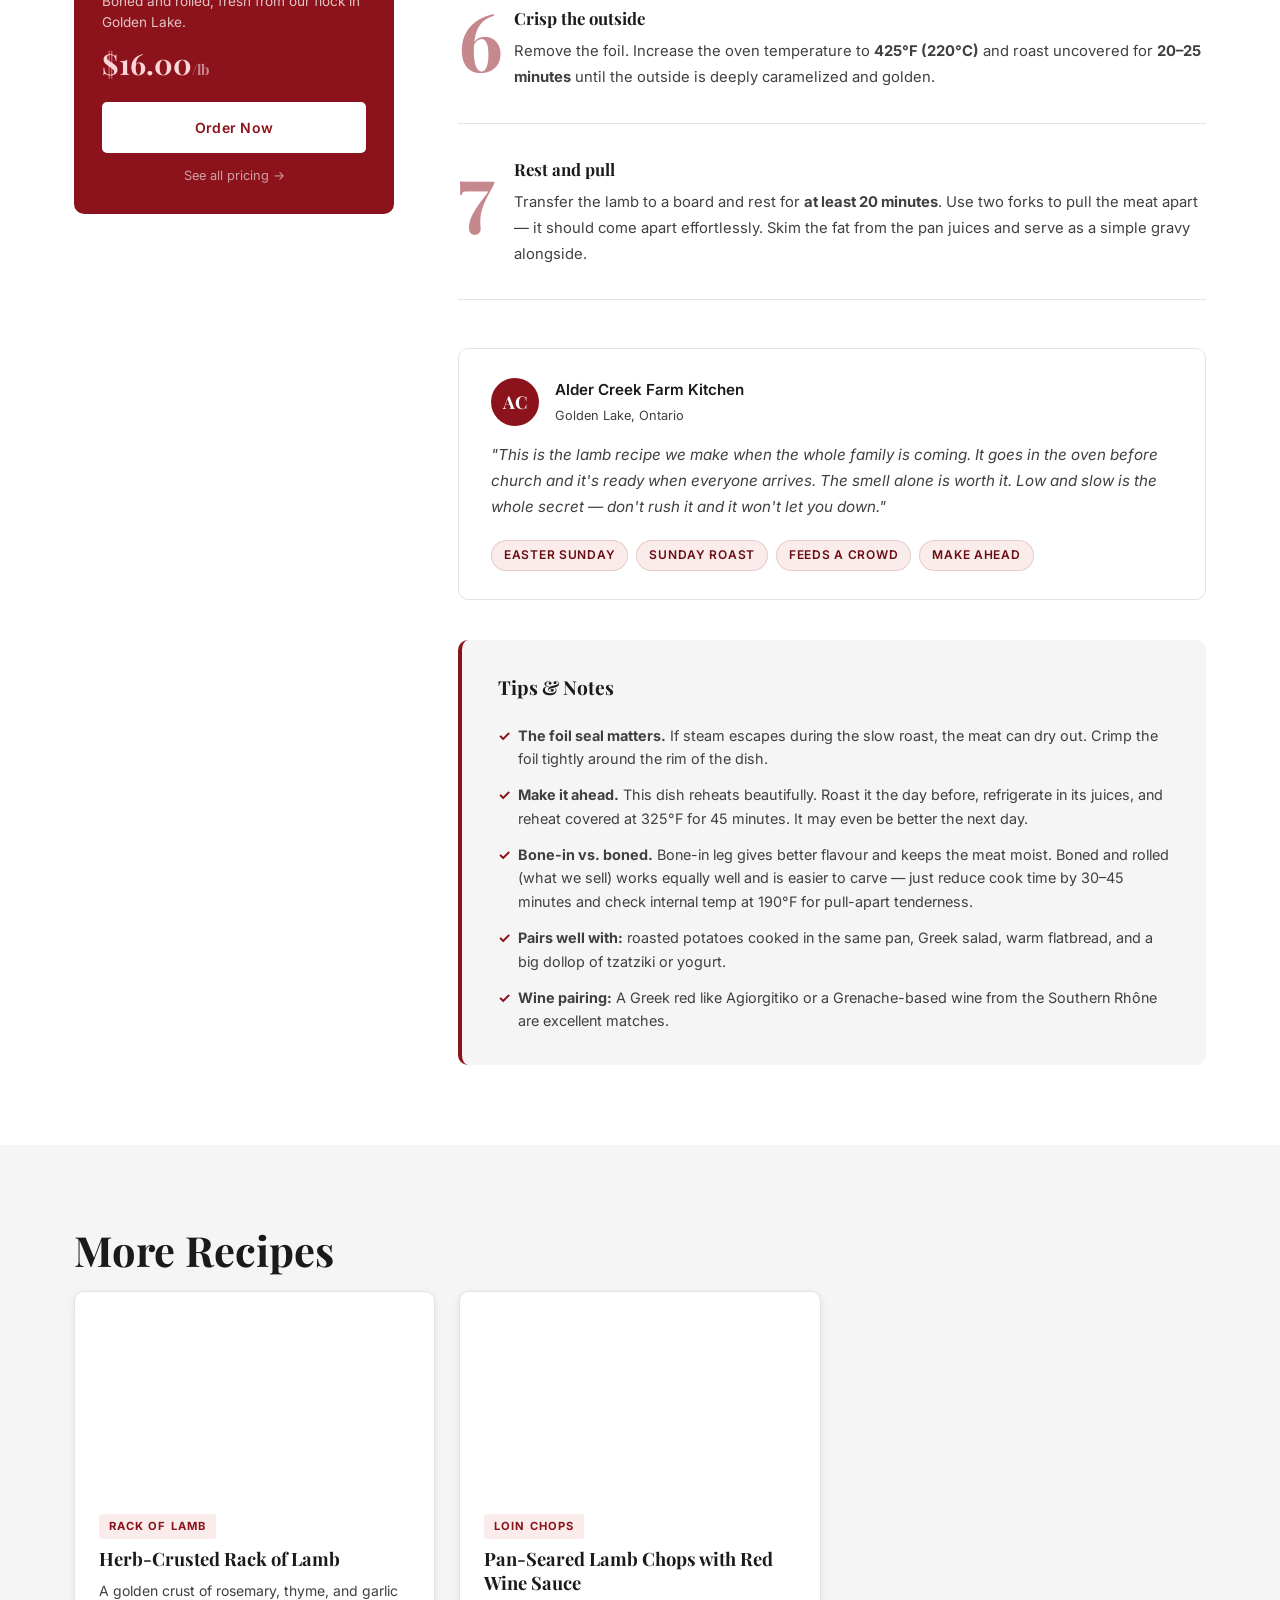
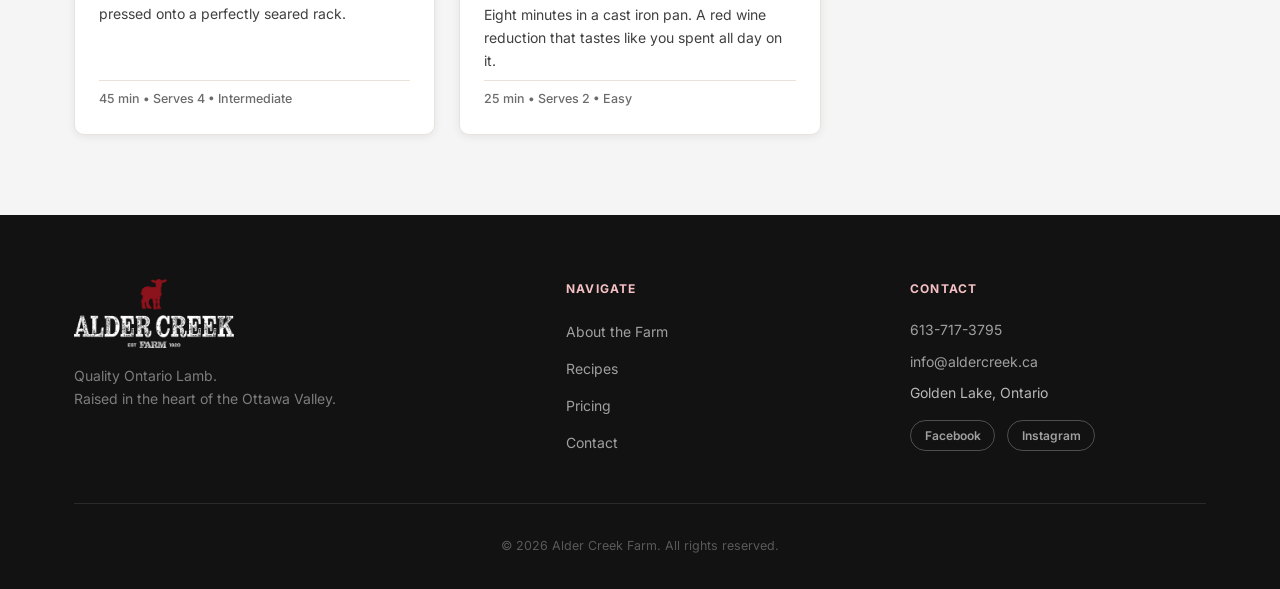
<file: recipes/slow-roasted-leg-of-lamb.html>
<!DOCTYPE html>
<html lang="en">
<head>
  <meta charset="UTF-8" />
  <meta name="viewport" content="width=device-width, initial-scale=1.0" />
  <title>Slow-Roasted Leg of Lamb — Alder Creek Farm Recipes</title>
  <meta name="description" content="Low and slow with garlic, lemon, and oregano. A bone-in leg of Ontario lamb roasted for 4 hours until it falls apart. Serves 6–8." />
  <link rel="preconnect" href="https://fonts.googleapis.com" />
  <link rel="preconnect" href="https://fonts.gstatic.com" crossorigin />
  <link href="https://fonts.googleapis.com/css2?family=Playfair+Display:ital,wght@0,400;0,600;0,700;1,400&family=Inter:wght@300;400;500;600&display=swap" rel="stylesheet" />
  <link rel="stylesheet" href="/style.css" />

  <script type="application/ld+json">
  {
    "@context": "https://schema.org/",
    "@type": "Recipe",
    "name": "Slow-Roasted Leg of Lamb",
    "author": { "@type": "Organization", "name": "Alder Creek Farm" },
    "datePublished": "2026-04-01",
    "description": "Low and slow with garlic, lemon, and oregano. Tender enough to pull apart, flavourful enough to remember.",
    "prepTime": "PT15M",
    "cookTime": "PT4H",
    "totalTime": "PT4H15M",
    "recipeYield": "6-8 servings",
    "recipeCategory": "Main Course",
    "recipeCuisine": "Canadian",
    "keywords": "leg of lamb, Ontario lamb, slow roast, garlic, lemon, oregano",
    "recipeIngredient": [
      "1 bone-in leg of Alder Creek lamb (4–5 lbs)",
      "8 cloves garlic, sliced into thin slivers",
      "2 lemons, zested and juiced",
      "1/4 cup olive oil",
      "2 tbsp dried oregano",
      "1 tbsp fresh rosemary, finely chopped",
      "1 tsp smoked paprika",
      "Salt and freshly ground black pepper",
      "1 cup chicken or lamb stock",
      "1 cup dry white wine (or extra stock)"
    ],
    "recipeInstructions": [
      { "@type": "HowToStep", "text": "Preheat oven to 325°F (165°C)." },
      { "@type": "HowToStep", "text": "Using a small sharp knife, make 20–25 deep slits all over the lamb. Push a sliver of garlic deep into each one." },
      { "@type": "HowToStep", "text": "Mix olive oil, lemon zest, lemon juice, oregano, rosemary, paprika, salt and pepper into a paste. Rub all over the lamb, working it into every crevice." },
      { "@type": "HowToStep", "text": "Place the lamb in a deep roasting dish. Pour stock and wine around the base. Cover tightly with foil." },
      { "@type": "HowToStep", "text": "Roast for 3.5–4 hours until the meat is very tender and pulls away from the bone easily." },
      { "@type": "HowToStep", "text": "Remove foil and increase oven to 425°F. Roast uncovered for 20–25 minutes to crisp and colour the outside." },
      { "@type": "HowToStep", "text": "Rest for 20 minutes before pulling apart to serve. Use the pan juices as a simple gravy." }
    ]
  }
  </script>
</head>
<body>
  <div id="topbar-mount"></div>
  <div id="header-mount"></div>

  <div class="recipe-hero">
    <div class="recipe-hero-image leg-recipe-img-hero"></div>
    <div class="recipe-hero-overlay">
      <div class="container">
        <div class="recipe-hero-top">
          <a href="/recipes.html" class="recipe-back">&larr; All Recipes</a>
        </div>
        <div class="recipe-hero-bottom">
          <span class="recipe-tag">Leg of Lamb</span>
          <h1 class="recipe-hero-title">Slow-Roasted Leg of Lamb</h1>
          <p class="recipe-hero-desc">Low and slow with garlic, lemon, and oregano. Tender enough to pull apart, flavourful enough to remember.</p>
        </div>
      </div>
    </div>
  </div>

  <div class="recipe-meta-bar">
    <div class="container">
      <div class="recipe-meta-grid">
        <div class="recipe-meta-item">
          <span class="meta-label">Prep Time</span>
          <span class="meta-value">15 min</span>
        </div>
        <div class="recipe-meta-item">
          <span class="meta-label">Cook Time</span>
          <span class="meta-value">4 hrs</span>
        </div>
        <div class="recipe-meta-item">
          <span class="meta-label">Total Time</span>
          <span class="meta-value">4 hrs 15 min</span>
        </div>
        <div class="recipe-meta-item">
          <span class="meta-label">Serves</span>
          <span class="meta-value">6&ndash;8</span>
        </div>
        <div class="recipe-meta-item">
          <span class="meta-label">Difficulty</span>
          <span class="meta-value">Easy</span>
        </div>
      </div>
    </div>
  </div>

  <section class="section recipe-body">
    <div class="container">
      <div class="recipe-layout">

        <aside class="recipe-sidebar">
          <div class="ingredients-card">
            <h2>Ingredients</h2>
            <ul class="ingredients-list">
              <li><span class="ingredient-qty">1</span> bone-in leg of Alder Creek lamb <span class="ingredient-note">(4–5 lbs)</span></li>
              <li><span class="ingredient-qty">8 cloves</span> garlic, sliced into thin slivers</li>
              <li><span class="ingredient-qty">2</span> lemons, zested and juiced</li>
              <li><span class="ingredient-qty">¼ cup</span> olive oil</li>
              <li><span class="ingredient-qty">2 tbsp</span> dried oregano</li>
              <li><span class="ingredient-qty">1 tbsp</span> fresh rosemary, finely chopped</li>
              <li><span class="ingredient-qty">1 tsp</span> smoked paprika</li>
              <li>Salt &amp; freshly ground black pepper</li>
              <li><span class="ingredient-qty">1 cup</span> chicken or lamb stock</li>
              <li><span class="ingredient-qty">1 cup</span> dry white wine <span class="ingredient-note">(or extra stock)</span></li>
            </ul>
            <p class="ingredients-hint">Tap an ingredient to check it off</p>
          </div>

          <div class="order-cta-card">
            <p class="order-cta-eyebrow">Use the best lamb</p>
            <h3>Leg of Lamb</h3>
            <p>Boned and rolled, fresh from our flock in Golden Lake.</p>
            <p class="order-cta-price">$16.00<span>/lb</span></p>
            <a href="/contact.html" class="btn btn-primary full-width">Order Now</a>
            <a href="/pricing.html" class="order-cta-link">See all pricing &rarr;</a>
          </div>
        </aside>

        <div class="recipe-main">
          <h2>Instructions</h2>
          <ol class="instructions-list">
            <li>
              <span class="step-number">1</span>
              <div class="step-content">
                <h3>Preheat the oven</h3>
                <p>Set your oven to <strong>325°F (165°C)</strong>. Take the lamb out of the fridge 30–45 minutes before cooking so it comes to room temperature and roasts evenly.</p>
              </div>
            </li>
            <li>
              <span class="step-number">2</span>
              <div class="step-content">
                <h3>Stud with garlic</h3>
                <p>Using a small sharp knife, make <strong>20–25 deep slits</strong> all over the leg — top, bottom, and sides. Push a thin sliver of garlic deep into each one. This infuses the meat from the inside out as it roasts.</p>
              </div>
            </li>
            <li>
              <span class="step-number">3</span>
              <div class="step-content">
                <h3>Make the herb paste</h3>
                <p>In a small bowl, mix the olive oil, lemon zest, lemon juice, dried oregano, rosemary, smoked paprika, and a generous amount of salt and pepper. It should form a loose paste. <strong>Rub it all over the lamb</strong>, pressing it into every surface and crevice.</p>
              </div>
            </li>
            <li>
              <span class="step-number">4</span>
              <div class="step-content">
                <h3>Set up the roasting pan</h3>
                <p>Place the lamb in a deep roasting dish. Pour the stock and white wine around the base of the lamb — not over it. Cover the dish <strong>very tightly with foil</strong>. The steam is what makes it fall-apart tender.</p>
              </div>
            </li>
            <li>
              <span class="step-number">5</span>
              <div class="step-content">
                <h3>Low and slow</h3>
                <p>Roast covered at 325°F for <strong>3.5–4 hours</strong>. Check at the 3-hour mark — the meat should be very tender and starting to pull away from the bone. If it's resisting, give it another 30 minutes.</p>
              </div>
            </li>
            <li>
              <span class="step-number">6</span>
              <div class="step-content">
                <h3>Crisp the outside</h3>
                <p>Remove the foil. Increase the oven temperature to <strong>425°F (220°C)</strong> and roast uncovered for <strong>20–25 minutes</strong> until the outside is deeply caramelized and golden.</p>
              </div>
            </li>
            <li>
              <span class="step-number">7</span>
              <div class="step-content">
                <h3>Rest and pull</h3>
                <p>Transfer the lamb to a board and rest for <strong>at least 20 minutes</strong>. Use two forks to pull the meat apart — it should come apart effortlessly. Skim the fat from the pan juices and serve as a simple gravy alongside.</p>
              </div>
            </li>
          </ol>

          <!-- RECIPE BIO -->
          <div class="recipe-bio">
            <div class="recipe-bio-header">
              <div class="recipe-bio-avatar">AC</div>
              <div>
                <p class="recipe-bio-name">Alder Creek Farm Kitchen</p>
                <p class="recipe-bio-role">Golden Lake, Ontario</p>
              </div>
            </div>
            <p class="recipe-bio-blurb">"This is the lamb recipe we make when the whole family is coming. It goes in the oven before church and it's ready when everyone arrives. The smell alone is worth it. Low and slow is the whole secret — don't rush it and it won't let you down."</p>
            <div class="recipe-bio-occasions">
              <span class="occasion-tag">Easter Sunday</span>
              <span class="occasion-tag">Sunday Roast</span>
              <span class="occasion-tag">Feeds a Crowd</span>
              <span class="occasion-tag">Make Ahead</span>
            </div>
          </div>

          <div class="recipe-tips">
            <h2>Tips &amp; Notes</h2>
            <ul class="tips-list">
              <li><strong>The foil seal matters.</strong> If steam escapes during the slow roast, the meat can dry out. Crimp the foil tightly around the rim of the dish.</li>
              <li><strong>Make it ahead.</strong> This dish reheats beautifully. Roast it the day before, refrigerate in its juices, and reheat covered at 325°F for 45 minutes. It may even be better the next day.</li>
              <li><strong>Bone-in vs. boned.</strong> Bone-in leg gives better flavour and keeps the meat moist. Boned and rolled (what we sell) works equally well and is easier to carve — just reduce cook time by 30–45 minutes and check internal temp at 190°F for pull-apart tenderness.</li>
              <li><strong>Pairs well with:</strong> roasted potatoes cooked in the same pan, Greek salad, warm flatbread, and a big dollop of tzatziki or yogurt.</li>
              <li><strong>Wine pairing:</strong> A Greek red like Agiorgitiko or a Grenache-based wine from the Southern Rhône are excellent matches.</li>
            </ul>
          </div>
        </div>
      </div>
    </div>
  </section>

  <section class="section more-recipes">
    <div class="container">
      <h2 class="section-heading">More Recipes</h2>
      <div class="recipe-cards-grid">
        <a href="/recipes/herb-rack-of-lamb.html" class="recipe-card">
          <div class="recipe-card-image rack-recipe-img"></div>
          <div class="recipe-card-body">
            <span class="recipe-tag">Rack of Lamb</span>
            <h3>Herb-Crusted Rack of Lamb</h3>
            <p>A golden crust of rosemary, thyme, and garlic pressed onto a perfectly seared rack.</p>
            <span class="recipe-meta">45 min &bull; Serves 4 &bull; Intermediate</span>
          </div>
        </a>
        <a href="/recipes/lamb-chop-pan-sauce.html" class="recipe-card">
          <div class="recipe-card-image chop-recipe-img"></div>
          <div class="recipe-card-body">
            <span class="recipe-tag">Loin Chops</span>
            <h3>Pan-Seared Lamb Chops with Red Wine Sauce</h3>
            <p>Eight minutes in a cast iron pan. A red wine reduction that tastes like you spent all day on it.</p>
            <span class="recipe-meta">25 min &bull; Serves 2 &bull; Easy</span>
          </div>
        </a>
      </div>
    </div>
  </section>

  <div id="footer-mount"></div>
  <script src="/components.js?v=2"></script>
  <script src="/main.js"></script>
</body>
</html>
</file>
<file: style.css>
/* ============================================
   ALDER CREEK FARM — Stylesheet
   ============================================ */

/* --- Reset & Base --- */
*, *::before, *::after { box-sizing: border-box; margin: 0; padding: 0; }

:root {
  --brand:        #8C121C;
  --brand-dark:   #6a0d15;
  --brand-pale:   #f9ecea;

  --cream:        #f5f5f5;
  --cream-dark:   #e8e2da;
  --topbar-bg:    #f0f0f0;
  --footer-bg:    #121212;
  --text:         #1a1a1a;
  --text-mid:     #404040;
  --text-light:   #6b6b6b;
  --white:        #ffffff;

  --font-serif:  'Playfair Display', Georgia, serif;
  --font-logo:   'Rye', Georgia, serif;
  --font-sans:   'Inter', system-ui, -apple-system, sans-serif;

  --max-width: 1180px;
  --section-pad: 5rem 1.5rem;
  --radius: 10px;
  --radius-sm: 5px;

  --shadow-sm: 0 2px 8px rgba(0,0,0,0.07);
  --shadow-md: 0 8px 30px rgba(0,0,0,0.12);
  --shadow-lg: 0 20px 60px rgba(0,0,0,0.18);
}

html { scroll-behavior: smooth; font-size: 16px; }

body {
  font-family: var(--font-sans);
  color: var(--text);
  background: var(--white);
  line-height: 1.65;
  -webkit-font-smoothing: antialiased;
}

a { color: inherit; text-decoration: none; }
img { display: block; max-width: 100%; }
ul { list-style: none; }

.container {
  max-width: var(--max-width);
  margin: 0 auto;
  padding: 0 1.5rem;
}

/* --- Buttons --- */
.btn {
  display: inline-flex;
  align-items: center;
  gap: 0.5rem;
  padding: 0.75rem 1.75rem;
  border-radius: var(--radius-sm);
  font-family: var(--font-sans);
  font-size: 0.875rem;
  font-weight: 600;
  letter-spacing: 0.02em;
  cursor: pointer;
  border: 2px solid transparent;
  transition: all 0.2s ease;
  white-space: nowrap;
}
.btn-primary {
  background: var(--brand);
  color: var(--white);
  border-color: var(--brand);
}
.btn-primary:hover {
  background: var(--brand-dark);
  border-color: var(--brand-dark);
  transform: translateY(-1px);
  box-shadow: 0 4px 16px rgba(140,18,28,0.3);
}
.btn-ghost {
  background: transparent;
  color: var(--white);
  border-color: rgba(255,255,255,0.6);
}
.btn-ghost:hover {
  background: rgba(255,255,255,0.12);
  border-color: var(--white);
}
.btn-outline {
  background: transparent;
  color: var(--brand);
  border-color: var(--brand);
}
.btn-outline:hover {
  background: var(--brand);
  color: var(--white);
}
.btn.full-width { width: 100%; justify-content: center; }

/* --- Section shared --- */
.section { padding: var(--section-pad); }

.section-eyebrow {
  font-family: var(--font-serif);
  font-size: 1rem;
  font-weight: 400;
  font-style: italic;
  color: var(--brand);
  margin-bottom: 0.5rem;
}
.section-heading {
  font-family: var(--font-serif);
  font-size: clamp(1.8rem, 4vw, 2.6rem);
  font-weight: 700;
  line-height: 1.2;
  color: var(--text);
  margin-bottom: 1rem;
}
.section-intro {
  font-family: var(--font-serif);
  font-size: 1rem;
  font-style: italic;
  color: var(--brand);
  max-width: 640px;
  line-height: 1.75;
}
.section-header.centered {
  text-align: center;
  margin-bottom: 3rem;
}
.section-header.centered .section-intro { margin: 0 auto; }
.section-header.centered .section-heading { color: var(--text); }

/* ============================================
   TOPBAR
   ============================================ */
.topbar {
  background: var(--topbar-bg);
  border-bottom: 1px solid #ddd;
  padding: 0.5rem 1.5rem;
  display: flex;
  align-items: center;
  justify-content: space-between;
  gap: 1rem;
  font-size: 0.8rem;
  color: var(--text-mid);
}
.topbar-left {
  display: flex;
  align-items: center;
  gap: 0.75rem;
}
.topbar-left a {
  color: var(--text-mid);
  display: flex;
  align-items: center;
  transition: color 0.2s;
}
.topbar-left a:hover { color: var(--brand); }
.topbar-tagline {
  font-size: 0.8rem;
  color: var(--text-mid);
  text-align: center;
}
.topbar-right {
  display: flex;
  align-items: center;
  gap: 1.25rem;
}
.topbar-right a {
  display: flex;
  align-items: center;
  gap: 0.4rem;
  color: var(--text-mid);
  font-size: 0.8rem;
  transition: color 0.2s;
}
.topbar-right a:hover { color: var(--brand); }

/* ============================================
   HEADER / NAV
   ============================================ */
.site-header {
  background: var(--white);
  border-bottom: 1px solid #e8e8e8;
  position: sticky;
  top: 0;
  z-index: 100;
}
.nav-inner {
  max-width: var(--max-width);
  margin: 0 auto;
  padding: 0 1.5rem;
  height: 80px;
  display: flex;
  align-items: center;
  justify-content: space-between;
  gap: 2rem;
}

/* Logo */
.nav-logo {
  display: flex;
  align-items: center;
  flex-shrink: 0;
  text-decoration: none;
}
.nav-logo-img {
  height: 36px;
  width: auto;
  display: block;
}

.nav-links {
  display: flex;
  align-items: center;
  gap: 2rem;
}
.nav-links a {
  font-size: 0.875rem;
  font-weight: 500;
  color: var(--text-mid);
  transition: color 0.2s;
  white-space: nowrap;
}
.nav-links a:hover { color: var(--brand); }
.nav-links .nav-cta {
  background: var(--brand);
  color: var(--white) !important;
  padding: 0.5rem 1.2rem;
  border-radius: var(--radius-sm);
  font-weight: 600;
}
.nav-links .nav-cta:hover { background: var(--brand-dark); }

.nav-toggle {
  display: none;
  flex-direction: column;
  justify-content: center;
  gap: 5px;
  background: none;
  border: none;
  cursor: pointer;
  padding: 10px;
  margin-right: -10px;
  min-width: 44px;
  min-height: 44px;
}
.nav-toggle span {
  display: block;
  width: 24px;
  height: 2px;
  background: var(--text);
  border-radius: 2px;
  transition: transform 0.22s ease, opacity 0.22s ease;
}
.nav-toggle.open span:nth-child(1) { transform: translateY(7px) rotate(45deg); }
.nav-toggle.open span:nth-child(2) { opacity: 0; transform: scaleX(0); }
.nav-toggle.open span:nth-child(3) { transform: translateY(-7px) rotate(-45deg); }

/* ============================================
   HERO
   ============================================ */
.hero {
  position: relative;
  min-height: 460px;
  display: flex;
  align-items: center;
  overflow: hidden;
}
.hero-bg {
  position: absolute;
  inset: 0;
  background:
    linear-gradient(
      to right,
      rgba(0,0,0,0.78) 0%,
      rgba(0,0,0,0.45) 45%,
      rgba(0,0,0,0.12) 100%
    ),
    url('https://www.aldercreek.ca/wp-content/uploads/2023/09/Hero-Image.png') center/cover no-repeat;
}

.hero-content {
  position: relative;
  z-index: 1;
  max-width: var(--max-width);
  width: 100%;
  margin: 0 auto;
  padding: 3rem 1.5rem;
}
.hero-headline {
  font-family: var(--font-serif);
  font-size: clamp(2.4rem, 5.5vw, 4.2rem);
  font-weight: 700;
  line-height: 1.05;
  color: var(--white);
  margin-bottom: 0.75rem;
  max-width: 560px;
  letter-spacing: -0.01em;
}
.hero-sub {
  font-family: var(--font-sans);
  font-size: 1.05rem;
  color: rgba(255,255,255,0.85);
  margin-bottom: 2rem;
  max-width: 420px;
}

/* ============================================
   POPULAR CUTS
   ============================================ */
.cuts { background: var(--white); }
.cuts .section-heading { color: var(--text); font-weight: 700; }
.cuts .section-intro { font-style: italic; color: var(--brand); }

.cuts-grid {
  display: grid;
  grid-template-columns: repeat(4, 1fr);
  gap: 1.25rem;
}
.cut-card {
  border-radius: var(--radius-sm);
  overflow: hidden;
  box-shadow: var(--shadow-sm);
  cursor: pointer;
  transition: transform 0.2s ease, box-shadow 0.2s ease;
}
.cut-card:hover {
  transform: translateY(-4px);
  box-shadow: var(--shadow-md);
}
.cut-image {
  width: 100%;
  aspect-ratio: 3/4;
  background-size: cover;
  background-position: center;
}
.chops-img   { background: url('https://www.aldercreek.ca/wp-content/uploads/2023/09/AdobeStock_206763396-768x512.jpeg') center/cover no-repeat; }
.rack-img    { background: url('https://www.aldercreek.ca/wp-content/uploads/2023/09/AdobeStock_122238732-1024x1024.jpeg') center/cover no-repeat; }
.leg-img     { background: url('https://www.aldercreek.ca/wp-content/uploads/2023/09/AdobeStock_176368998-1024x683.jpeg') center/cover no-repeat; }
.sausage-img { background: url('https://www.aldercreek.ca/wp-content/uploads/2023/09/AdobeStock_486854846-1024x615.jpeg') center/cover no-repeat; }

.cut-label {
  background: var(--text);
  color: var(--white);
  padding: 0.85rem 1rem;
  font-family: var(--font-sans);
  font-size: 1rem;
  font-weight: 600;
  text-align: center;
  letter-spacing: 0.02em;
}

/* ============================================
   ABOUT
   ============================================ */
.about { background: var(--cream); }

.about-grid {
  display: grid;
  grid-template-columns: 1fr 1fr;
  gap: 5rem;
  align-items: center;
}
.about-image { position: relative; }
.image-placeholder {
  width: 100%;
  aspect-ratio: 4/3;
  border-radius: var(--radius);
  overflow: hidden;
  position: relative;
}
.pasture-placeholder {
  background: url('/assets/family.jpg') center/cover no-repeat;
}
.pasture-placeholder::after {
  content: '';
  position: absolute;
  inset: 0;
  background:
    linear-gradient(to bottom, rgba(0,0,0,0.35) 0%, transparent 40%),
    linear-gradient(to top, rgba(0,0,0,0.3) 0%, transparent 30%);
  border-radius: inherit;
}
.placeholder-label {
  position: absolute;
  z-index: 1;
  bottom: 1.25rem;
  left: 1.25rem;
  background: rgba(0,0,0,0.45);
  backdrop-filter: blur(6px);
  padding: 0.4rem 0.85rem;
  border-radius: 99px;
  font-size: 0.72rem;
  font-weight: 500;
  color: rgba(255,255,255,0.85);
  letter-spacing: 0.04em;
}
.about-stat-card {
  position: absolute;
  z-index: 1;
  top: 1.25rem;
  right: 1.25rem;
  display: flex;
  flex-direction: column;
  align-items: flex-end;
}
.stat-number {
  font-family: var(--font-serif);
  font-size: 4rem;
  font-weight: 700;
  line-height: 1;
  color: var(--white);
  text-shadow: 0 2px 12px rgba(0,0,0,0.5);
}
.stat-label {
  font-size: 0.7rem;
  font-weight: 600;
  color: rgba(255,255,255,0.75);
  letter-spacing: 0.08em;
  text-transform: uppercase;
  text-align: right;
  text-shadow: 0 1px 6px rgba(0,0,0,0.5);
  max-width: 120px;
  line-height: 1.4;
  margin-top: 0.15rem;
}
.about-text p {
  font-family: var(--font-serif);
  color: var(--text-mid);
  margin-bottom: 1.1rem;
  line-height: 1.85;
}

/* ============================================
   PRACTICES
   ============================================ */
.practices { background: var(--white); }

.practices-grid {
  display: grid;
  grid-template-columns: repeat(3, 1fr);
  gap: 1.5rem;
}
.practice-card {
  background: var(--cream);
  border: 1px solid var(--cream-dark);
  border-top: 2px solid var(--brand);
  border-radius: var(--radius);
  padding: 2rem 1.75rem;
  transition: box-shadow 0.2s ease;
}
.practice-card:hover {
  box-shadow: var(--shadow-md);
}
.practice-icon {
  margin-bottom: 1.25rem;
  color: var(--brand);
}
.practice-card h3 {
  font-family: var(--font-serif);
  font-size: 1.1rem;
  color: var(--text);
  margin-bottom: 0.5rem;
}
.practice-card p { font-size: 0.9rem; color: var(--text-mid); line-height: 1.7; }

/* ============================================
   ANIMALS
   ============================================ */
.animals { background: var(--cream); }

.animals-grid {
  display: grid;
  grid-template-columns: repeat(2, 1fr);
  gap: 1.5rem;
}
.animal-card {
  background: var(--white);
  border-radius: var(--radius);
  overflow: hidden;
  box-shadow: var(--shadow-sm);
  transition: transform 0.2s ease, box-shadow 0.2s ease;
}
.animal-card:hover {
  transform: translateY(-4px);
  box-shadow: var(--shadow-md);
}
.animal-card.featured {
  grid-column: span 2;
  display: grid;
  grid-template-columns: 1fr 1fr;
}
.animal-image { width: 100%; aspect-ratio: 4/3; }
.animal-card.featured .animal-image { aspect-ratio: auto; min-height: 280px; }
.llama-placeholder  { background: url('https://www.aldercreek.ca/wp-content/uploads/2023/09/Gus.png') center/cover no-repeat; }
.dog-placeholder    { background: url('https://www.aldercreek.ca/wp-content/uploads/2023/09/Champ.png') center/cover no-repeat; }
.horse-placeholder  { background: url('https://www.aldercreek.ca/wp-content/uploads/2023/09/Candy.png') center/cover no-repeat; }
.cats-placeholder   { background: linear-gradient(135deg, #b0a090 0%, #8c7860 40%, #6a5840 100%); }

.animal-info { padding: 1.5rem; }
.animal-info h3 { font-family: var(--font-serif); font-size: 1.4rem; color: var(--text); margin-bottom: 0.2rem; }
.animal-role {
  font-size: 0.75rem;
  font-weight: 600;
  text-transform: uppercase;
  letter-spacing: 0.1em;
  color: var(--brand);
  margin-bottom: 0.75rem;
}
.animal-info p { font-size: 0.9rem; color: var(--text-mid); line-height: 1.7; }

/* ============================================
   PRICING
   ============================================ */
.pricing { background: var(--white); }

.pricing-grid {
  display: grid;
  grid-template-columns: 1fr 1fr;
  gap: 2rem;
  align-items: stretch;
  margin-bottom: 2rem;
}
.pricing-col {
  background: var(--cream);
  border-radius: var(--radius);
  padding: 2.5rem;
  box-shadow: var(--shadow-sm);
  border: 1px solid var(--cream-dark);
}
.bulk-col {
  position: relative;
  background: var(--brand);
  color: var(--white);
  border-color: var(--brand);
}
.bulk-badge {
  position: absolute;
  top: -0.75rem;
  left: 50%;
  transform: translateX(-50%);
  background: var(--text);
  color: var(--white);
  font-size: 0.7rem;
  font-weight: 700;
  letter-spacing: 0.1em;
  text-transform: uppercase;
  padding: 0.3rem 1rem;
  border-radius: 99px;
}
.pricing-col-title {
  font-family: var(--font-serif);
  font-size: 1.4rem;
  color: var(--text);
  margin-bottom: 1.5rem;
  padding-bottom: 1rem;
  border-bottom: 1px solid var(--cream-dark);
}
.bulk-col .pricing-col-title { color: #fcd5d8; border-color: rgba(255,255,255,0.2); }
.bulk-intro { font-size: 0.9rem; color: rgba(255,255,255,0.8); margin-bottom: 1.5rem; line-height: 1.7; }

.price-list { display: flex; flex-direction: column; }
.price-list li {
  display: flex;
  justify-content: space-between;
  align-items: center;
  padding: 0.8rem 0;
  border-bottom: 1px solid var(--cream-dark);
  gap: 1rem;
}
.price-list li:last-child { border-bottom: none; }
.bulk-col .price-list li { border-color: rgba(255,255,255,0.15); }

.cut-name { font-size: 0.9rem; font-weight: 500; color: var(--text); }
.cut-name em { font-style: normal; font-size: 0.8rem; color: var(--text-light); font-weight: 400; }
.bulk-col .cut-name { color: var(--white); }

.cut-price {
  font-family: var(--font-serif);
  font-size: 1.15rem;
  font-weight: 700;
  color: var(--brand);
  white-space: nowrap;
  flex-shrink: 0;
}
.cut-price small { font-size: 0.7rem; font-family: var(--font-sans); color: var(--text-light); }
.bulk-col .cut-price { color: #fcd5d8; }
.bulk-col .cut-price small { color: rgba(255,255,255,0.5); }

.bulk-list li { flex-direction: row; flex-wrap: wrap; }
.bulk-info { display: flex; flex-direction: column; gap: 0.15rem; }
.cut-detail { font-size: 0.75rem; color: rgba(255,255,255,0.55); }
.bulk-note { font-size: 0.82rem; color: rgba(255,255,255,0.65); margin: 1.25rem 0; font-style: italic; }
.bulk-col .btn-primary {
  background: var(--brand-dark);
  border-color: var(--brand-dark);
  width: 100%;
  text-align: center;
  justify-content: center;
}
.bulk-col .btn-primary:hover {
  background: var(--white);
  border-color: var(--white);
  color: var(--brand-dark);
  box-shadow: 0 4px 16px rgba(0,0,0,0.2);
}
.pricing-disclaimer { text-align: center; font-size: 0.875rem; color: var(--text-light); max-width: 580px; margin: 0 auto; }

/* ============================================
   CONTACT
   ============================================ */
.contact { background: var(--cream); }

.contact-grid {
  display: grid;
  grid-template-columns: 1fr 1.2fr;
  gap: 5rem;
  align-items: start;
}
.contact-info > p { font-family: var(--font-serif); color: var(--text-mid); line-height: 1.8; margin-bottom: 2rem; }
.contact-details { display: flex; flex-direction: column; gap: 1rem; margin-bottom: 2rem; }
.contact-details li { display: flex; align-items: flex-start; gap: 0.85rem; font-size: 0.95rem; }
.contact-icon { font-size: 1.1rem; flex-shrink: 0; margin-top: 0.05rem; }
.contact-details a { color: var(--brand); font-weight: 500; }
.contact-details a:hover { text-decoration: underline; }
.contact-details span { color: var(--text-mid); }

.social-links { display: flex; gap: 0.75rem; }
.social-link {
  font-size: 0.82rem;
  font-weight: 600;
  color: var(--brand);
  border: 1.5px solid var(--brand);
  padding: 0.4rem 1rem;
  border-radius: 99px;
  transition: all 0.2s;
}
.social-link:hover { background: var(--brand); color: var(--white); }

.contact-form-wrap {
  background: var(--white);
  border-radius: var(--radius);
  padding: 2.5rem;
  border: 1px solid var(--cream-dark);
  box-shadow: var(--shadow-sm);
}
.contact-form h3 { font-family: var(--font-serif); font-size: 1.5rem; color: var(--text); margin-bottom: 1.75rem; }
.form-group { margin-bottom: 1.25rem; }
.form-group label { display: block; font-size: 0.82rem; font-weight: 600; color: var(--text); margin-bottom: 0.4rem; }
.form-group input,
.form-group select,
.form-group textarea {
  width: 100%;
  padding: 0.72rem 1rem;
  font-family: var(--font-sans);
  font-size: 0.9rem;
  color: var(--text);
  background: var(--white);
  border: 1.5px solid var(--cream-dark);
  border-radius: var(--radius-sm);
  outline: none;
  transition: border-color 0.2s;
  appearance: none;
}
.form-group input::placeholder, .form-group textarea::placeholder { color: #bbb; }
.form-group input:focus, .form-group select:focus, .form-group textarea:focus {
  border-color: var(--brand);
  box-shadow: 0 0 0 3px rgba(140,18,28,0.08);
}
.form-group textarea { resize: vertical; }
.form-feedback {
  font-size: 0.88rem;
  font-weight: 500;
  padding: 0.75rem 1rem;
  border-radius: var(--radius-sm);
  margin-bottom: 1rem;
  display: none;
}
.form-feedback--success {
  display: block;
  background: #f0faf4;
  color: #1a6b3c;
  border: 1px solid #b6e4cb;
}
.form-feedback--error {
  display: block;
  background: #fff5f5;
  color: #9b1c1c;
  border: 1px solid #fbd5d5;
}

/* ============================================
   FOOTER
   ============================================ */
.site-footer {
  background: var(--footer-bg);
  color: rgba(255,255,255,0.7);
  padding: 4rem 1.5rem 2rem;
}
.footer-grid {
  display: grid;
  grid-template-columns: 1.5fr 1fr 1fr;
  gap: 3rem;
  padding-bottom: 3rem;
  border-bottom: 1px solid rgba(255,255,255,0.1);
  margin-bottom: 2rem;
}
.footer-logo-img {
  width: 160px;
  height: auto;
  display: block;
  margin-bottom: 1rem;
}
.footer-tagline { font-size: 0.875rem; color: rgba(255,255,255,0.45); line-height: 1.65; }

.footer-nav h4, .footer-contact h4 {
  font-size: 0.75rem;
  font-weight: 700;
  letter-spacing: 0.1em;
  text-transform: uppercase;
  color: #f5c0c4;
  margin-bottom: 1.25rem;
}
.footer-nav ul { display: flex; flex-direction: column; gap: 0.65rem; }
.footer-nav a { font-size: 0.875rem; color: rgba(255,255,255,0.6); transition: color 0.2s; }
.footer-nav a:hover { color: var(--white); }
.footer-contact p { font-size: 0.875rem; margin-bottom: 0.5rem; }
.footer-contact a { color: rgba(255,255,255,0.6); transition: color 0.2s; }
.footer-contact a:hover { color: var(--white); }
.footer-social { display: flex; gap: 0.75rem; margin-top: 1rem; }
.footer-social a {
  font-size: 0.75rem;
  font-weight: 600;
  border: 1px solid rgba(255,255,255,0.25);
  padding: 0.3rem 0.85rem;
  border-radius: 99px;
  color: rgba(255,255,255,0.6) !important;
  transition: all 0.2s;
}
.footer-social a:hover { border-color: #f5c0c4; color: #f5c0c4 !important; }
.footer-bottom { text-align: center; font-size: 0.78rem; color: rgba(255,255,255,0.3); }

/* ============================================
   PAGE HERO (inner pages)
   ============================================ */
.page-hero {
  background: var(--text);
  padding: 3.5rem 1.5rem 3rem;
  border-bottom: 3px solid var(--brand);
}
.page-hero .section-eyebrow { color: rgba(255,255,255,0.5); margin-bottom: 0.4rem; }
.page-hero-title {
  font-family: var(--font-serif);
  font-size: clamp(2.4rem, 6vw, 4rem);
  font-weight: 700;
  color: var(--white);
  letter-spacing: -0.01em;
}

/* ============================================
   ABOUT TEASER (home page)
   ============================================ */
.about-teaser-immersive {
  position: relative;
  min-height: 520px;
  background: url('/assets/family.jpg') center 30%/cover no-repeat;
  display: flex;
  align-items: center;
}
.about-teaser-overlay {
  position: absolute;
  inset: 0;
  background: linear-gradient(to right, rgba(0,0,0,0.72) 0%, rgba(0,0,0,0.45) 60%, rgba(0,0,0,0.1) 100%);
  display: flex;
  align-items: center;
  width: 100%;
}
.about-teaser-content {
  max-width: 540px;
  padding: 4rem 0;
}
.about-eyebrow { color: rgba(255,255,255,0.6); }
.about-teaser-heading {
  font-family: var(--font-serif);
  font-size: clamp(2rem, 4vw, 3rem);
  font-weight: 700;
  color: var(--white);
  line-height: 1.1;
  margin-bottom: 1.25rem;
  letter-spacing: -0.01em;
}
.about-teaser-body {
  font-family: var(--font-serif);
  font-size: 1.05rem;
  color: rgba(255,255,255,0.82);
  line-height: 1.8;
  margin-bottom: 2rem;
}

/* ============================================
   CUTS SECTION
   ============================================ */
.cuts-footer { text-align: center; margin-top: 2.5rem; }

/* ============================================
   RECIPE CARDS (home + recipes index)
   ============================================ */
.recipes-teaser { background: var(--white); }
.more-recipes   { background: var(--cream); }

.recipe-cards-grid {
  display: grid;
  grid-template-columns: repeat(3, 1fr);
  gap: 1.5rem;
}
.recipe-cards-grid--index {
  grid-template-columns: repeat(3, 1fr);
}

.recipe-card {
  background: var(--white);
  border-radius: var(--radius);
  overflow: hidden;
  border: 1px solid var(--cream-dark);
  box-shadow: var(--shadow-sm);
  text-decoration: none;
  color: inherit;
  display: flex;
  flex-direction: column;
  transition: transform 0.2s ease, box-shadow 0.2s ease;
}
.recipe-card:hover {
  transform: translateY(-4px);
  box-shadow: var(--shadow-md);
}
.recipe-card.coming-soon { opacity: 0.6; cursor: default; }
.recipe-card.coming-soon:hover { transform: none; box-shadow: var(--shadow-sm); }

.recipe-card-image {
  width: 100%;
  aspect-ratio: 16/9;
  background-size: cover;
  background-position: center;
}
/* Recipe image placeholders */
.rack-recipe-img    { background: url('https://images.unsplash.com/photo-1766589152317-fd811dd44c65?auto=format&fit=crop&w=800&q=80') center/cover; }
.leg-recipe-img     { background: url('https://images.unsplash.com/photo-1577303935007-0d306ee638cf?auto=format&fit=crop&w=800&q=80') center/cover; }
.chop-recipe-img    { background: url('https://images.unsplash.com/photo-1614119068601-483274e9dcb7?auto=format&fit=crop&w=800&q=80') center/cover; }
.sausage-recipe-img { background: linear-gradient(135deg, #201810 0%, #504030 50%, #705040 100%); }
.ground-recipe-img  { background: linear-gradient(135deg, #181410 0%, #483828 50%, #684840 100%); }
.shank-recipe-img   { background: linear-gradient(135deg, #180e0c 0%, #482a20 50%, #683a30 100%); }

.recipe-card-body {
  padding: 1.25rem 1.5rem 1.5rem;
  display: flex;
  flex-direction: column;
  gap: 0.5rem;
  flex: 1;
}
.recipe-card-body h3 {
  font-family: var(--font-serif);
  font-size: 1.15rem;
  color: var(--text);
  line-height: 1.3;
}
.recipe-card-body p {
  font-size: 0.875rem;
  color: var(--text-mid);
  line-height: 1.65;
  flex: 1;
}
.recipe-tag {
  display: inline-block;
  font-size: 0.7rem;
  font-weight: 700;
  letter-spacing: 0.1em;
  text-transform: uppercase;
  color: var(--brand);
  background: var(--brand-pale);
  padding: 0.2rem 0.6rem;
  border-radius: 3px;
  width: fit-content;
}
.recipe-meta {
  font-size: 0.78rem;
  color: var(--text-light);
  font-weight: 500;
  margin-top: auto;
  padding-top: 0.5rem;
  border-top: 1px solid var(--cream-dark);
}

/* ============================================
   RECIPES INDEX PAGE
   ============================================ */
.recipes-index { background: var(--white); }

.recipe-filters {
  display: flex;
  flex-wrap: wrap;
  gap: 0.5rem;
  justify-content: center;
  margin-bottom: 2.5rem;
}
.filter-btn {
  font-family: var(--font-sans);
  font-size: 0.8rem;
  font-weight: 600;
  padding: 0.45rem 1.1rem;
  border-radius: 99px;
  border: 1.5px solid var(--cream-dark);
  background: var(--white);
  color: var(--text-mid);
  cursor: pointer;
  transition: all 0.2s;
}
.filter-btn:hover { border-color: var(--brand); color: var(--brand); }
.filter-btn.active { background: var(--brand); border-color: var(--brand); color: var(--white); }

.recipe-cta-section { background: var(--cream); }
.recipe-cta-box {
  max-width: 600px;
  margin: 0 auto;
  text-align: center;
  display: flex;
  flex-direction: column;
  align-items: center;
  gap: 1rem;
}
.recipe-cta-box p { font-family: var(--font-serif); color: var(--text-mid); }
.recipe-cta-box .hero-actions { display: flex; gap: 1rem; flex-wrap: wrap; justify-content: center; }

/* ============================================
   RECIPE DETAIL PAGE
   ============================================ */
.recipe-hero {
  position: relative;
  min-height: 420px;
  display: flex;
  align-items: flex-end;
  overflow: hidden;
}
.recipe-hero-image {
  position: absolute;
  inset: 0;
}
.rack-recipe-img-hero {
  background: url('https://images.unsplash.com/photo-1766589152317-fd811dd44c65?auto=format&fit=crop&w=1600&q=85') center/cover no-repeat;
}
.leg-recipe-img-hero {
  background: url('https://images.unsplash.com/photo-1577303935007-0d306ee638cf?auto=format&fit=crop&w=1600&q=85') center/cover no-repeat;
}
.chop-recipe-img-hero {
  background: url('https://images.unsplash.com/photo-1614119068601-483274e9dcb7?auto=format&fit=crop&w=1600&q=85') center/cover no-repeat;
}
.recipe-hero-overlay {
  position: absolute;
  inset: 0;
  z-index: 1;
  display: flex;
  flex-direction: column;
  padding: 0;
  background:
    linear-gradient(to bottom, rgba(0,0,0,0.55) 0%, transparent 25%),
    linear-gradient(to top,    rgba(0,0,0,0.85) 0%, transparent 55%);
}
.recipe-hero-overlay .container {
  display: flex;
  flex-direction: column;
  justify-content: space-between;
  flex: 1;
  padding-top: 1.25rem;
  padding-bottom: 2.5rem;
}
.recipe-hero-top {
  display: flex;
  align-items: center;
  gap: 0.75rem;
}
.recipe-hero-bottom { margin-top: auto; }
.recipe-hero-bottom .recipe-tag { margin-bottom: 0.6rem; display: inline-block; }
.recipe-back {
  display: inline-flex;
  align-items: center;
  gap: 0.35rem;
  font-size: 0.82rem;
  font-weight: 600;
  color: rgba(255,255,255,0.82);
  transition: color 0.2s;
  white-space: nowrap;
}
.recipe-back:hover { color: var(--white); }
.recipe-hero-title {
  font-family: var(--font-serif);
  font-size: clamp(2rem, 5vw, 3.2rem);
  font-weight: 700;
  color: var(--white);
  line-height: 1.15;
  margin: 0.5rem 0 0.75rem;
  max-width: 700px;
}
.recipe-hero-desc {
  font-family: var(--font-serif);
  font-style: italic;
  font-size: 1.05rem;
  color: rgba(255,255,255,0.8);
  max-width: 580px;
}

.recipe-meta-bar {
  background: var(--text);
  padding: 1.25rem 1.5rem;
  border-bottom: 3px solid var(--brand);
}
.recipe-meta-grid {
  max-width: var(--max-width);
  margin: 0 auto;
  display: flex;
  align-items: center;
  justify-content: center;
  gap: 0;
  flex-wrap: wrap;
}
.recipe-meta-item {
  display: flex;
  flex-direction: column;
  align-items: center;
  gap: 0.2rem;
  padding: 0 2.5rem;
  border-right: 1px solid rgba(255,255,255,0.1);
}
.recipe-meta-item:last-child { border-right: none; }
.meta-label {
  font-size: 0.68rem;
  font-weight: 700;
  letter-spacing: 0.12em;
  text-transform: uppercase;
  color: rgba(255,255,255,0.45);
}
.meta-value {
  font-family: var(--font-serif);
  font-size: 1.05rem;
  color: var(--white);
  font-weight: 600;
}

.recipe-body { background: var(--white); }
.recipe-layout {
  display: grid;
  grid-template-columns: 320px 1fr;
  gap: 4rem;
  align-items: start;
}

/* Sidebar */
.recipe-sidebar { display: flex; flex-direction: column; gap: 1.5rem; position: sticky; top: 100px; }

.ingredients-card {
  background: var(--cream);
  border-radius: var(--radius);
  padding: 2rem;
  border: 1px solid var(--cream-dark);
}
.ingredients-card h2 {
  font-family: var(--font-serif);
  font-size: 1.3rem;
  color: var(--text);
  margin-bottom: 1.25rem;
  padding-bottom: 0.75rem;
  border-bottom: 2px solid var(--brand);
}
.ingredients-list { display: flex; flex-direction: column; gap: 0; list-style: none; }
.ingredients-list li {
  font-size: 1rem;
  color: var(--text);
  padding: 0.7rem 0.5rem 0.7rem 2rem;
  position: relative;
  line-height: 1.5;
  cursor: pointer;
  user-select: none;
  border-bottom: 1px solid var(--cream-dark);
  transition: background 0.15s, color 0.2s, opacity 0.2s;
  border-radius: 4px;
}
.ingredients-list li:last-child { border-bottom: none; }
.ingredients-list li::before {
  content: '';
  position: absolute;
  left: 0.25rem;
  top: 50%;
  transform: translateY(-50%);
  width: 20px;
  height: 20px;
  border: 2px solid var(--cream-dark);
  border-radius: 4px;
  background: white;
  transition: background 0.15s, border-color 0.15s;
}
.ingredients-list li:hover::before { border-color: var(--brand); }
.ingredients-list li.checked {
  color: var(--text-mid);
  opacity: 0.55;
  text-decoration: line-through;
  text-decoration-color: var(--brand);
}
.ingredients-list li.checked::before {
  background: var(--brand);
  border-color: var(--brand);
  content: '✓';
  color: white;
  font-size: 0.75rem;
  font-weight: 700;
  display: flex;
  align-items: center;
  justify-content: center;
}
.ingredient-qty {
  font-weight: 700;
  color: var(--text);
  margin-right: 0.2em;
}
.ingredient-note {
  font-size: 0.85rem;
  color: var(--text-mid);
  font-style: italic;
}
.ingredients-divider {
  cursor: default;
  padding-left: 0.25rem !important;
  padding-right: 0 !important;
  margin-top: 0.5rem;
  border-top: 1px solid var(--cream-dark) !important;
  border-bottom: none !important;
  padding-top: 0.75rem !important;
  padding-bottom: 0.25rem !important;
  font-size: 0.72rem !important;
  font-weight: 700;
  letter-spacing: 0.1em;
  text-transform: uppercase;
  color: var(--brand) !important;
}
.ingredients-divider::before { display: none !important; }
.ingredients-hint {
  font-size: 0.72rem;
  color: var(--text-mid);
  text-align: center;
  margin-top: 0.75rem;
  letter-spacing: 0.03em;
  opacity: 0.7;
}

.order-cta-card {
  background: var(--brand);
  border-radius: var(--radius);
  padding: 1.75rem;
  color: var(--white);
}
.order-cta-eyebrow {
  font-size: 0.68rem;
  font-weight: 700;
  letter-spacing: 0.12em;
  text-transform: uppercase;
  color: rgba(255,255,255,0.55);
  margin-bottom: 0.3rem;
}
.order-cta-card h3 {
  font-family: var(--font-serif);
  font-size: 1.3rem;
  color: var(--white);
  margin-bottom: 0.4rem;
}
.order-cta-card p {
  font-size: 0.85rem;
  color: rgba(255,255,255,0.75);
  margin-bottom: 0.5rem;
  line-height: 1.55;
}
.order-cta-price {
  font-family: var(--font-serif);
  font-size: 1.8rem !important;
  font-weight: 700;
  color: #fcd5d8 !important;
  margin-bottom: 1rem !important;
}
.order-cta-price span { font-size: 0.9rem; color: rgba(255,255,255,0.5) !important; }
.order-cta-link {
  display: block;
  text-align: center;
  margin-top: 0.75rem;
  font-size: 0.8rem;
  color: rgba(255,255,255,0.6);
  transition: color 0.2s;
}
.order-cta-link:hover { color: var(--white); }
.order-cta-card .btn-primary {
  background: var(--white);
  color: var(--brand);
  border-color: var(--white);
}
.order-cta-card .btn-primary:hover {
  background: #fcd5d8;
  border-color: #fcd5d8;
  box-shadow: none;
}

/* Instructions */
.recipe-main h2 {
  font-family: var(--font-serif);
  font-size: 1.5rem;
  color: var(--text);
  margin-bottom: 1.75rem;
  padding-bottom: 0.75rem;
  border-bottom: 2px solid var(--brand);
}
.instructions-list {
  display: flex;
  flex-direction: column;
  gap: 0;
  list-style: none;
  margin-bottom: 3rem;
}
.instructions-list li {
  display: grid;
  grid-template-columns: 3.5rem 1fr;
  gap: 0;
  padding: 2rem 0;
  border-bottom: 1px solid var(--cream-dark);
  align-items: start;
}
.step-number {
  color: var(--brand);
  font-family: var(--font-serif);
  font-size: 5rem;
  font-weight: 700;
  line-height: 0.85;
  opacity: 0.5;
  margin-right: -1.25rem;
  position: relative;
  z-index: 0;
}
.step-content {
  position: relative;
  z-index: 1;
}
.step-content h3 {
  font-family: var(--font-serif);
  font-size: 1.05rem;
  color: var(--text);
  margin-bottom: 0.4rem;
}
.step-content p {
  font-size: 0.925rem;
  color: var(--text-mid);
  line-height: 1.75;
}

.recipe-tips {
  background: var(--cream);
  border-radius: var(--radius);
  padding: 2rem 2.25rem;
  border-left: 4px solid var(--brand);
}
.recipe-tips h2 {
  border-bottom: none;
  margin-bottom: 1.25rem;
  padding-bottom: 0;
  font-size: 1.2rem;
}
.tips-list { display: flex; flex-direction: column; gap: 0.75rem; }
.tips-list li {
  font-size: 0.9rem;
  color: var(--text-mid);
  line-height: 1.65;
  padding-left: 1.25rem;
  position: relative;
}
.tips-list li::before {
  content: '✓';
  position: absolute;
  left: 0;
  color: var(--brand);
  font-weight: 700;
}

/* Recipe Bio Card */
.recipe-bio {
  margin-top: 2.5rem;
  margin-bottom: 2.5rem;
  border: 1px solid var(--cream-dark);
  border-radius: var(--radius);
  padding: 1.75rem 2rem;
  background: var(--white);
}
.recipe-bio-header {
  display: flex;
  align-items: center;
  gap: 1rem;
  margin-bottom: 1rem;
}
.recipe-bio-avatar {
  width: 48px;
  height: 48px;
  border-radius: 50%;
  background: var(--brand);
  color: var(--white);
  font-family: var(--font-serif);
  font-size: 1.1rem;
  font-weight: 700;
  display: flex;
  align-items: center;
  justify-content: center;
  flex-shrink: 0;
}
.recipe-bio-name {
  font-weight: 600;
  font-size: 0.95rem;
  color: var(--text);
  margin-bottom: 0.15rem;
}
.recipe-bio-role {
  font-size: 0.8rem;
  color: var(--text-mid);
}
.recipe-bio-blurb {
  font-size: 0.95rem;
  color: var(--text-mid);
  line-height: 1.7;
  margin-bottom: 1.25rem;
  font-style: italic;
}
.recipe-bio-occasions {
  display: flex;
  flex-wrap: wrap;
  gap: 0.5rem;
}
.occasion-tag {
  font-size: 0.75rem;
  font-weight: 600;
  letter-spacing: 0.06em;
  text-transform: uppercase;
  background: var(--brand-pale);
  color: var(--brand-dark);
  padding: 0.3rem 0.75rem;
  border-radius: 2rem;
  border: 1px solid rgba(140,18,28,0.15);
}

/* Active nav state */
.nav-links a.active { color: var(--brand); font-weight: 600; }

/* ============================================
   SCROLL ANIMATIONS
   ============================================ */
.fade-in { opacity: 0; transform: translateY(20px); transition: opacity 0.5s ease, transform 0.5s ease; }
.fade-in.in-view { opacity: 1; transform: translateY(0); }

/* ============================================
   RESPONSIVE
   ============================================ */
@media (max-width: 1024px) {
  .cuts-grid { grid-template-columns: repeat(2, 1fr); }
  .practices-grid { grid-template-columns: repeat(2, 1fr); }
  .about-grid, .teaser-grid { gap: 3rem; }
  .footer-grid { grid-template-columns: 1fr 1fr; }
  .footer-brand { grid-column: span 2; }
  .topbar-tagline { display: none; }
  .recipe-cards-grid { grid-template-columns: repeat(2, 1fr); }
  .recipe-layout { grid-template-columns: 300px 1fr; gap: 2rem; }
}

@media (max-width: 768px) {
  :root { --section-pad: 3.5rem 1.25rem; }

  .topbar { padding: 0.5rem 1rem; }
  .topbar-tagline { display: none; }

  .nav-links {
    display: none;
    position: absolute;
    top: 100%;
    left: 0; right: 0;
    background: var(--white);
    flex-direction: column;
    padding: 0.5rem 0 1.25rem;
    gap: 0;
    box-shadow: var(--shadow-md);
    border-top: 2px solid var(--brand);
  }
  .nav-links.open { display: flex; }
  .nav-links a {
    color: var(--text) !important;
    padding: 1rem 1.5rem;
    font-size: 1.05rem;
    font-weight: 500;
    border-bottom: 1px solid var(--cream-dark);
    display: flex;
    align-items: center;
    min-height: 52px;
    transition: background 0.15s, color 0.15s;
  }
  .nav-links a:active { background: var(--cream); }
  .nav-links a.active {
    color: var(--brand) !important;
    font-weight: 600;
    border-left: 3px solid var(--brand);
    padding-left: calc(1.5rem - 3px);
  }
  .nav-links .nav-cta {
    margin: 1rem 1.5rem 0;
    padding: 0.9rem 1.5rem;
    text-align: center;
    justify-content: center;
    border-radius: var(--radius-sm);
    border-bottom: none;
    border-left: none !important;
    padding-left: 1.5rem !important;
    font-size: 1rem;
    min-height: 52px;
  }
  .nav-toggle { display: flex; }

  .hero { min-height: 380px; }
  .cuts-grid { grid-template-columns: repeat(2, 1fr); }
  .about-grid, .teaser-grid { grid-template-columns: 1fr; }
  .stat-number { font-size: 2.5rem; }
  .practices-grid { grid-template-columns: 1fr; }
  .animals-grid { grid-template-columns: 1fr; }
  .animal-card.featured { grid-column: span 1; grid-template-columns: 1fr; }
  .pricing-grid { grid-template-columns: 1fr; }
  .contact-grid { grid-template-columns: 1fr; gap: 2.5rem; }
  .footer-grid { grid-template-columns: 1fr; gap: 2rem; }
  .footer-brand { grid-column: span 1; }
  .recipe-cards-grid { grid-template-columns: 1fr; }
  .recipe-layout { grid-template-columns: 1fr; }
  .recipe-sidebar { position: static; }
  .recipe-meta-bar { padding: 0.85rem 1rem; }
  .recipe-meta-grid { display: grid; grid-template-columns: repeat(3, 1fr); gap: 0; }
  .recipe-meta-item { padding: 0.65rem 0.5rem; border-right: none; border-bottom: 1px solid rgba(255,255,255,0.08); text-align: center; }
  .recipe-meta-item:nth-child(-n+3) { border-bottom: 1px solid rgba(255,255,255,0.08); }
  .recipe-meta-item:nth-child(4), .recipe-meta-item:nth-child(5) { border-bottom: none; }
  .recipe-meta-item:last-child { border-right: none; }
  .meta-label { font-size: 0.6rem; }
  .meta-value { font-size: 0.95rem; }
  .recipe-hero { min-height: 300px; }
  .recipe-hero-overlay { padding-bottom: 2rem; }
  .recipe-hero-title { font-size: clamp(1.6rem, 7vw, 2.5rem); margin-bottom: 0.5rem; }
  .recipe-hero-desc { font-size: 0.95rem; }

  /* Compact CTA card on mobile */
  .order-cta-card {
    padding: 1.1rem 1.25rem;
    display: grid;
    grid-template-columns: 1fr auto;
    column-gap: 1rem;
    align-items: center;
  }
  .order-cta-eyebrow { grid-column: 1; grid-row: 1; margin-bottom: 0.1rem; }
  .order-cta-card h3 { grid-column: 1; grid-row: 2; font-size: 1.05rem; margin-bottom: 0; }
  .order-cta-card > p:not(.order-cta-price):not(.order-cta-eyebrow) { display: none; }
  .order-cta-price { grid-column: 2; grid-row: 1 / 3; font-size: 1.3rem !important; margin-bottom: 0 !important; text-align: right; align-self: center; white-space: nowrap; }
  .order-cta-card .btn { grid-column: 1 / -1; grid-row: 3; margin-top: 0.75rem; text-align: center; padding: 0.65rem 1rem; font-size: 0.85rem; }
  .order-cta-link { display: none; }
}

@media (max-width: 480px) {
  .topbar { display: none; }
  .cuts-grid { grid-template-columns: repeat(2, 1fr); gap: 0.75rem; }
  .hero-headline { font-size: 2rem; }
  .contact-form-wrap { padding: 1.5rem; }
  .pricing-col { padding: 1.75rem 1.25rem; }
  .recipe-hero-title { font-size: 1.6rem; }
}
</file>
